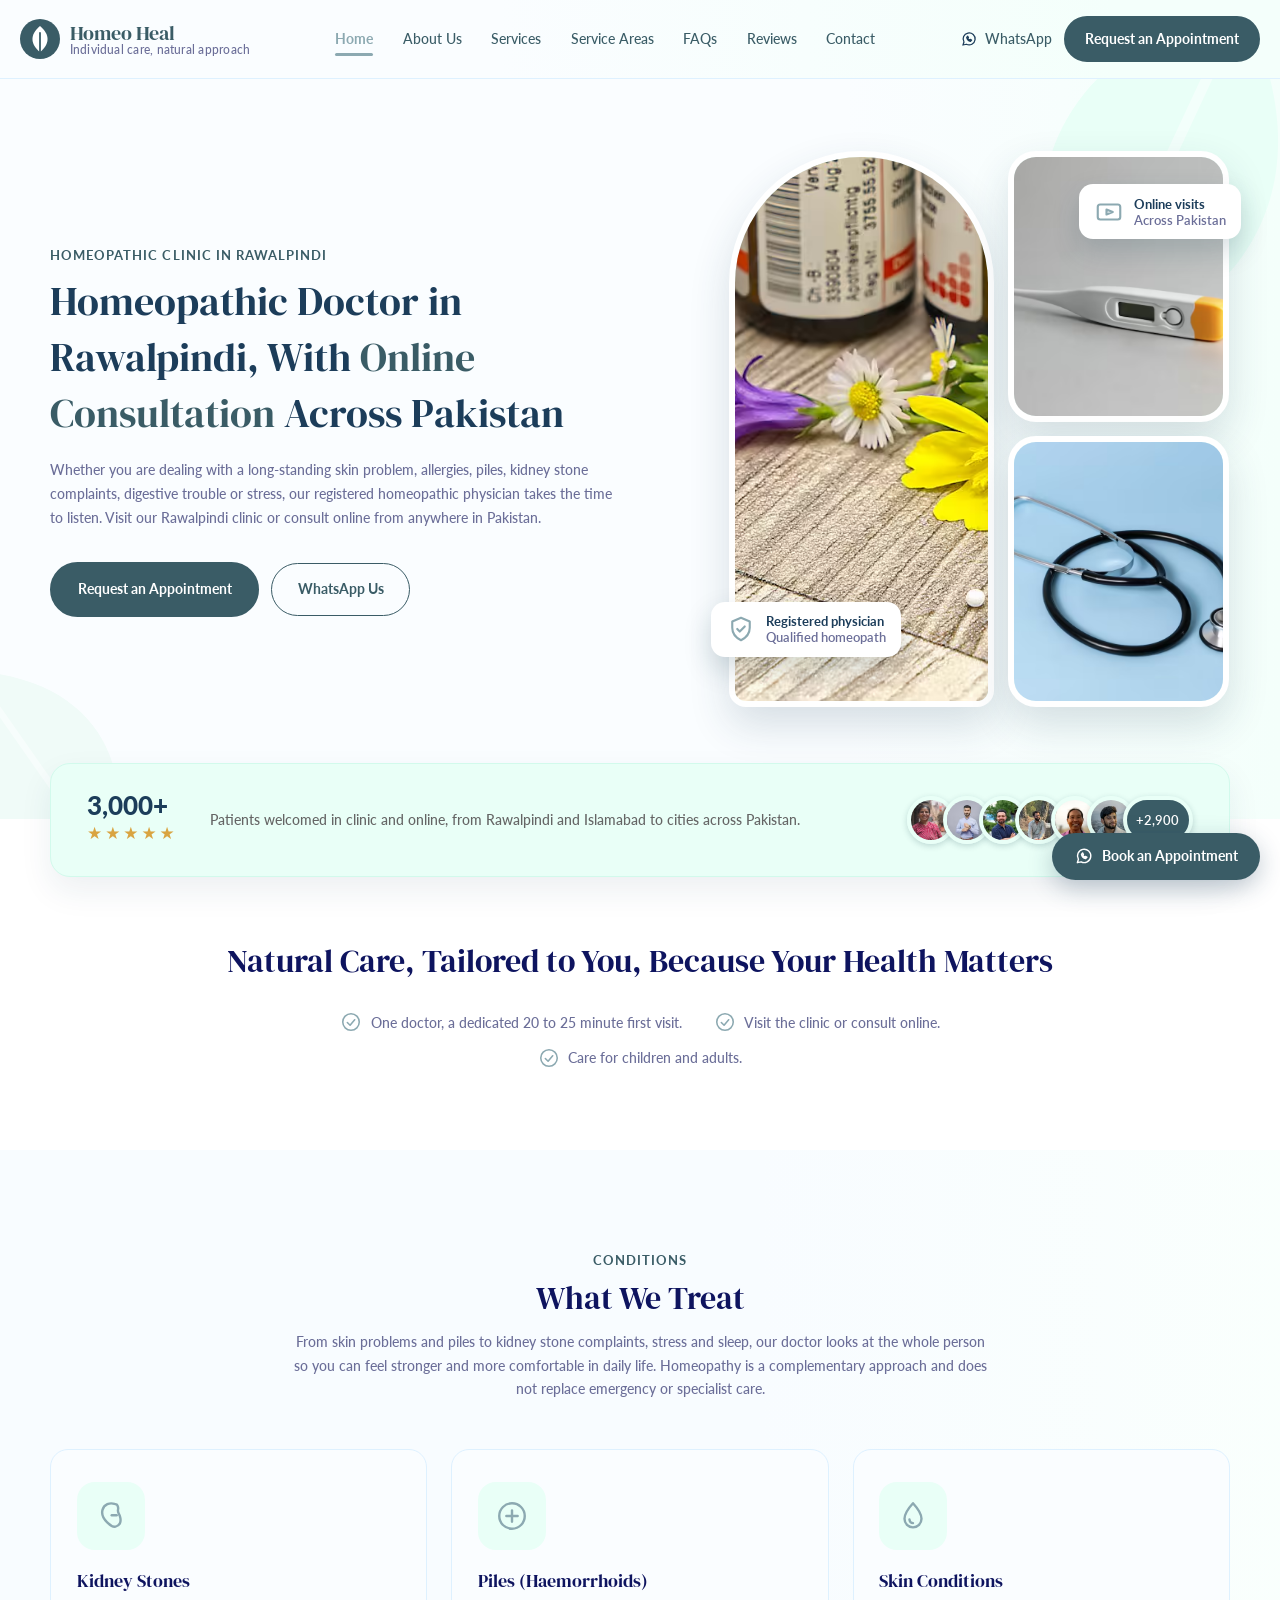
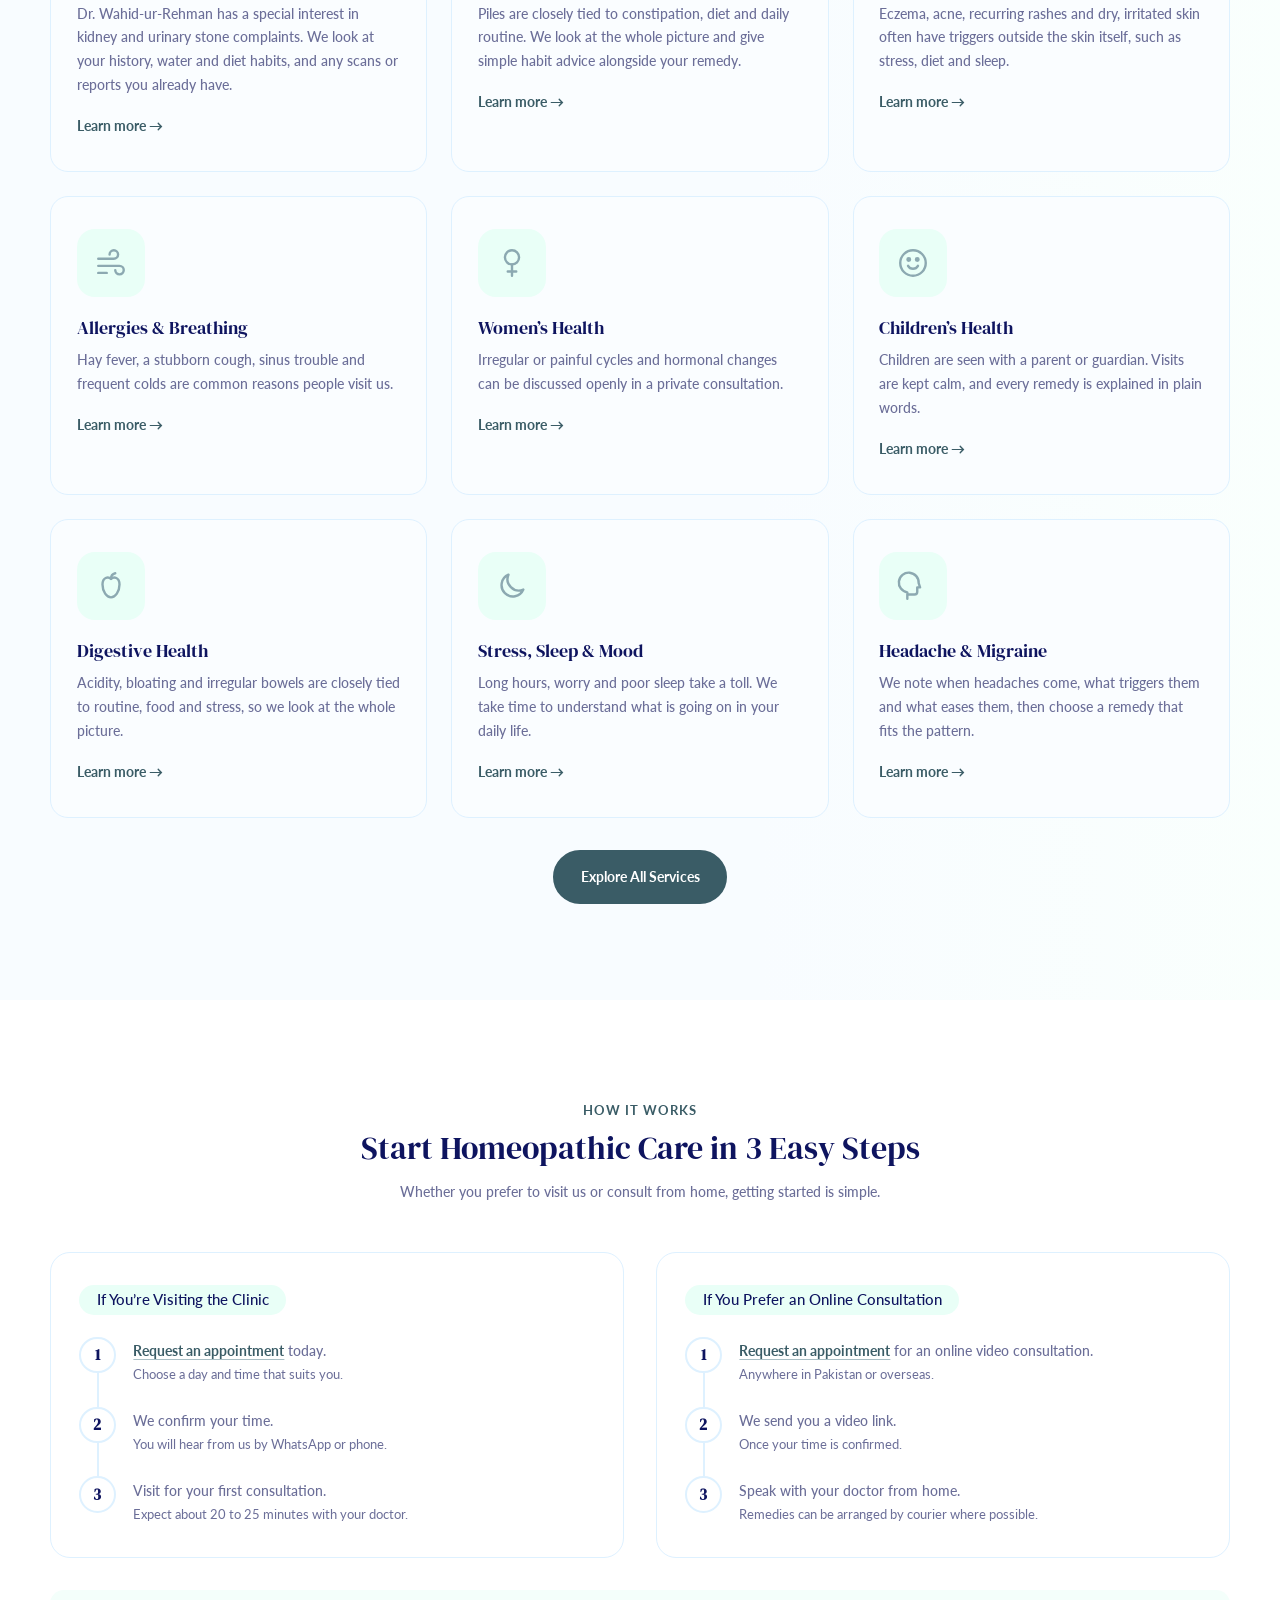
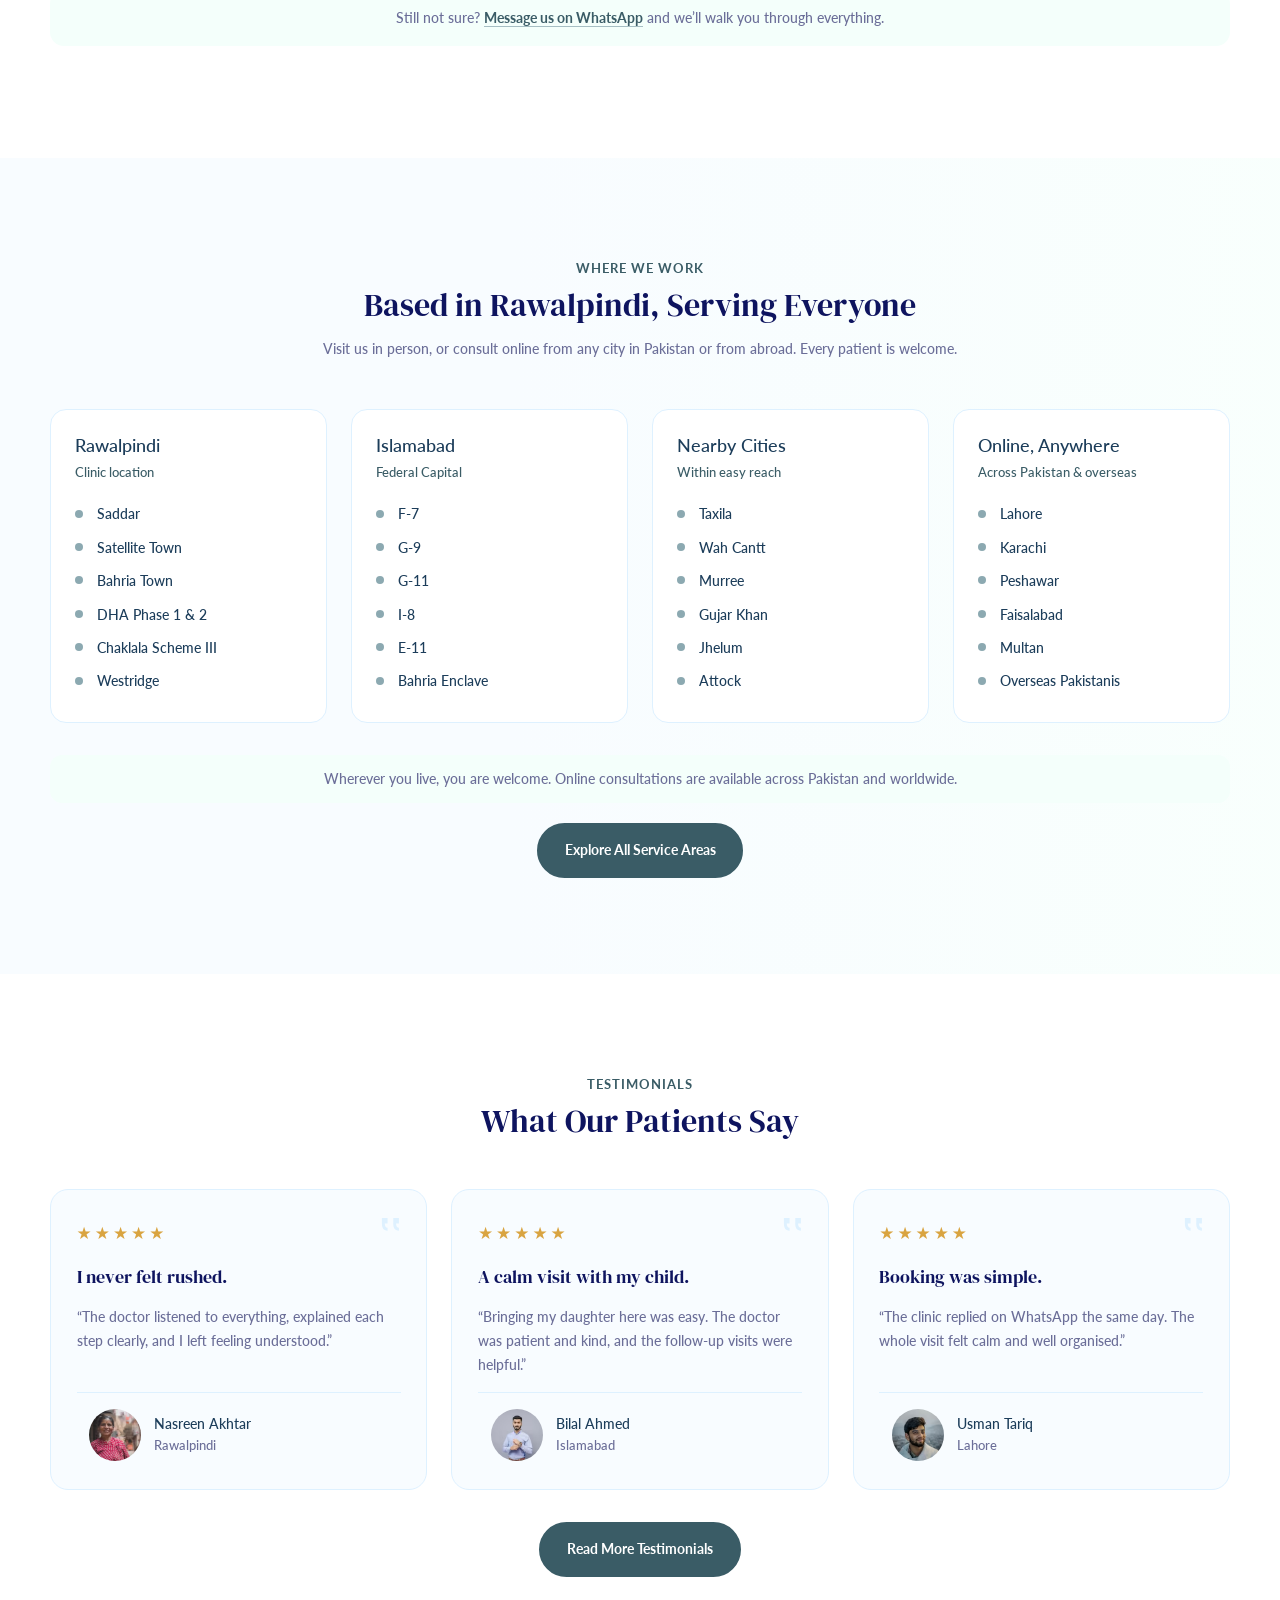
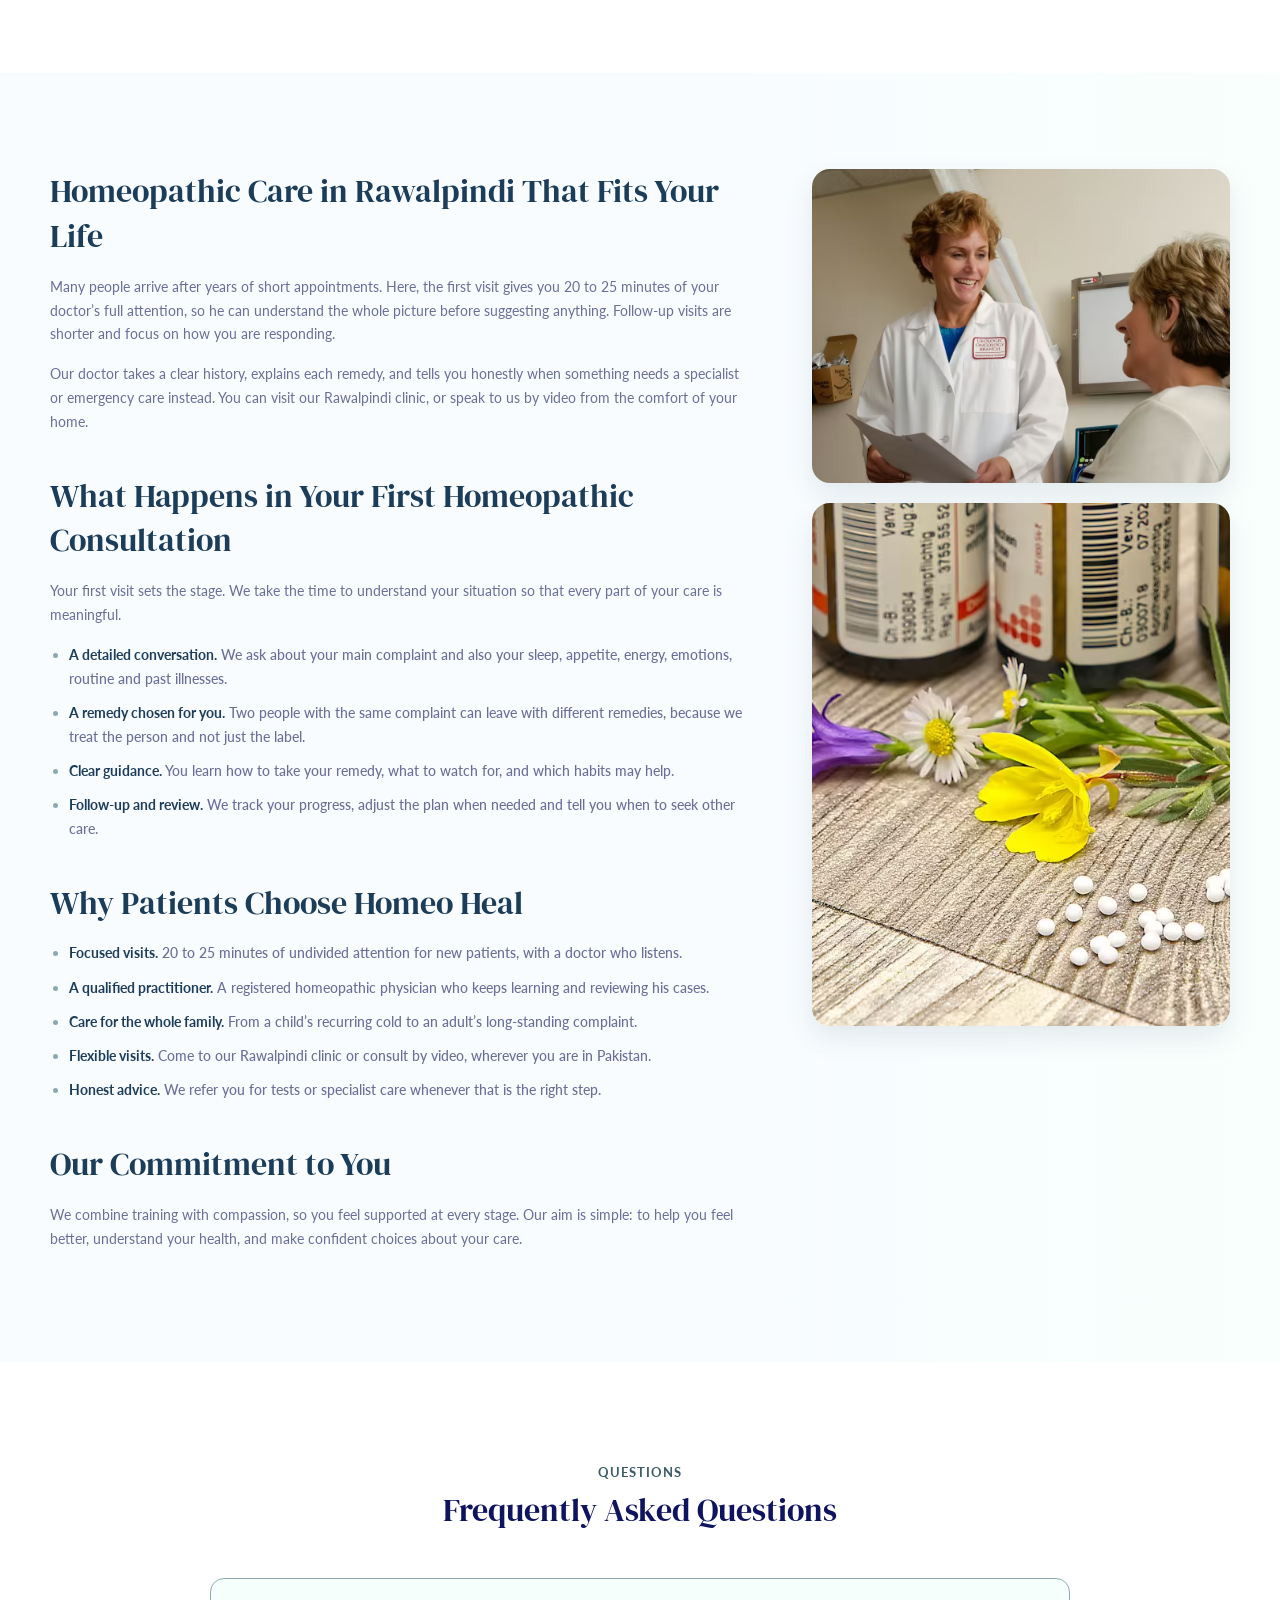
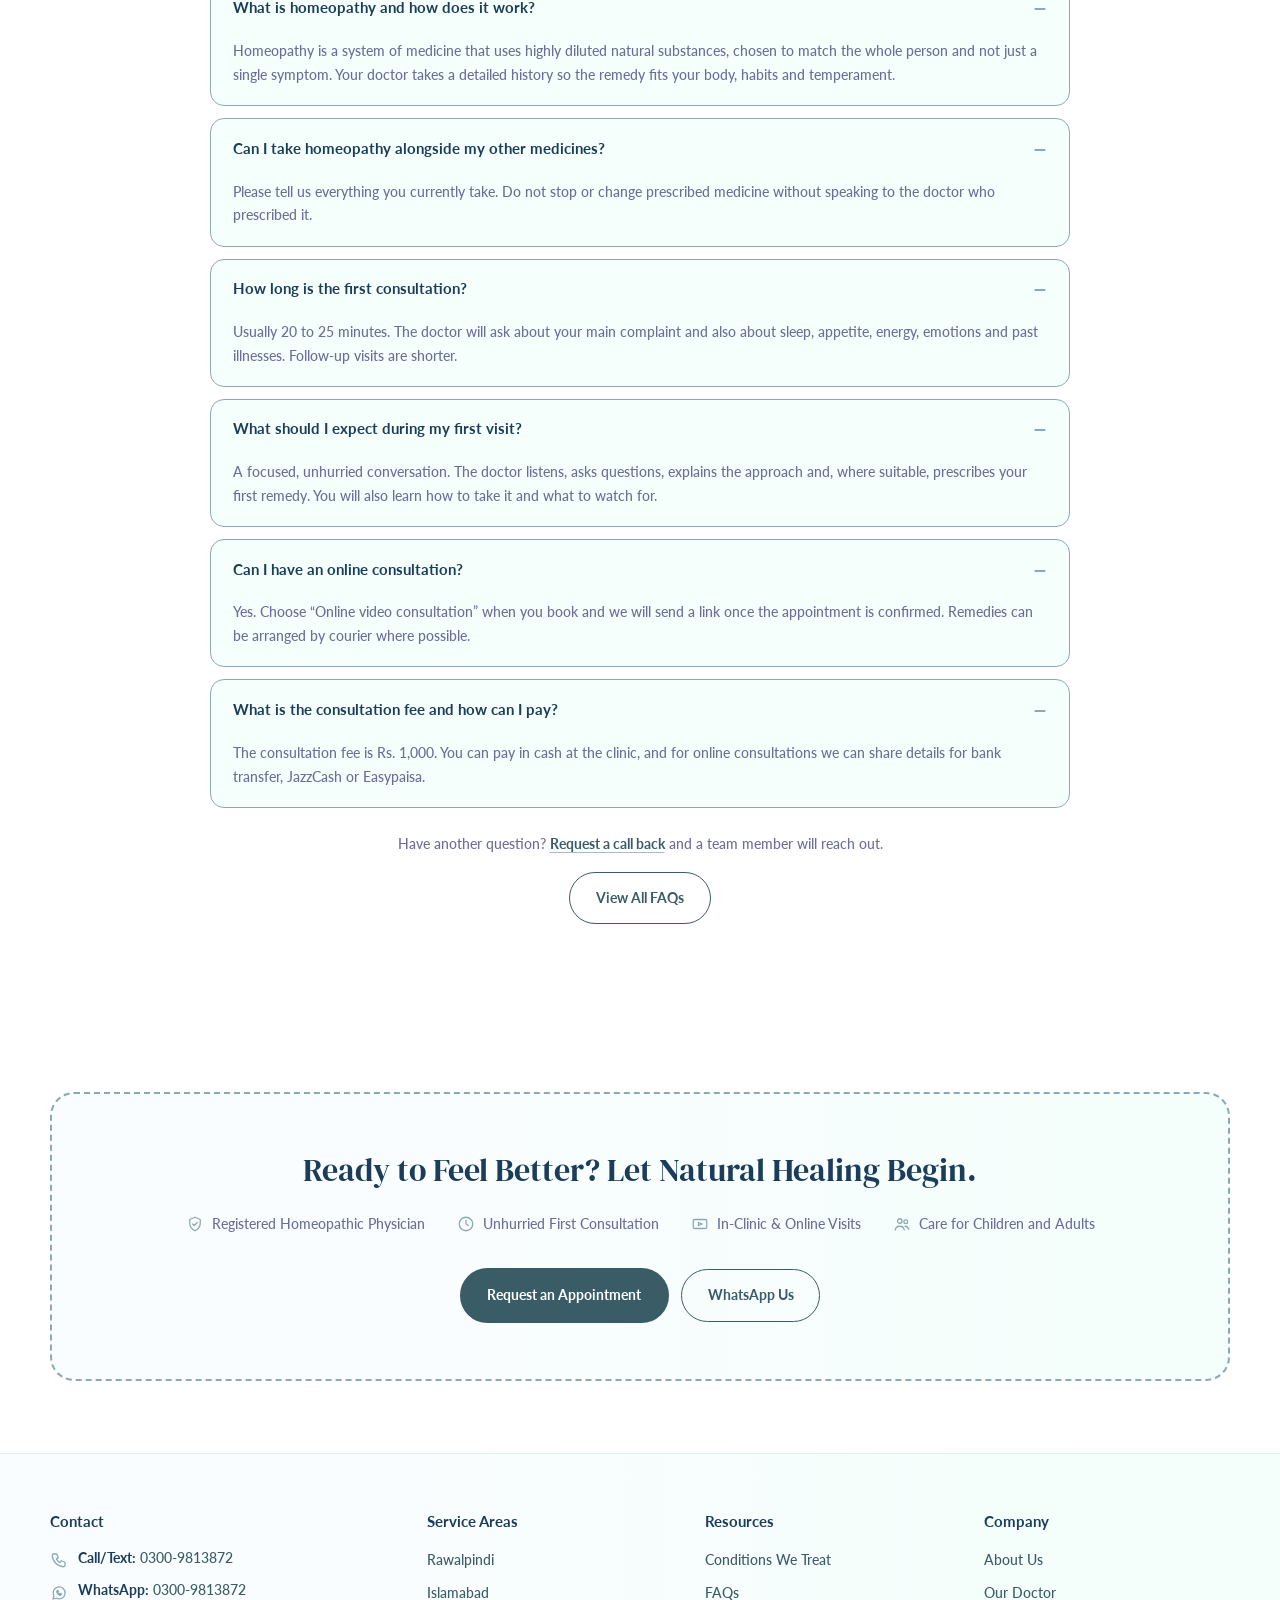
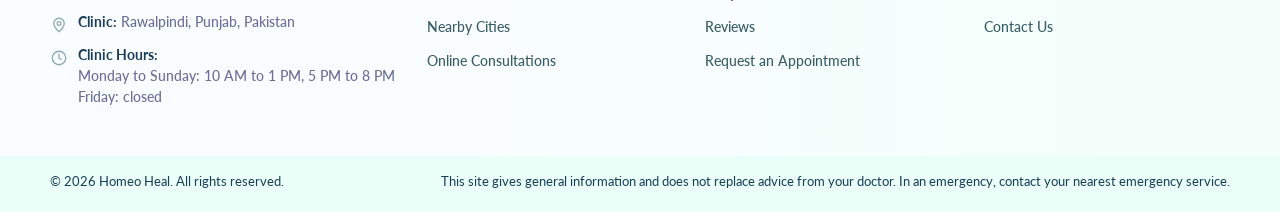
<file: index.html>
<!DOCTYPE html>
<html lang="en">
<head>
<meta charset="utf-8">
<meta name="viewport" content="width=device-width, initial-scale=1">
<title>Homeopathic Doctor Rawalpindi & Online Pakistan | Homeo Heal</title>
<meta name="description" content="Homeopathic doctor in Rawalpindi with online video consultation across Pakistan. 20 to 25 minute first visit with Dr. Wahid-ur-Rehman, BHMS. Request an appointment.">
<link rel="canonical" href="https://homeo-heal.pages.dev/">
<meta property="og:url" content="https://homeo-heal.pages.dev/">
<meta property="og:site_name" content="Homeo Heal">
<meta property="og:type" content="website">
<meta property="og:title" content="Homeopathic Doctor Rawalpindi & Online Pakistan | Homeo Heal">
<meta property="og:description" content="Homeopathic doctor in Rawalpindi with online video consultation across Pakistan. 20 to 25 minute first visit with Dr. Wahid-ur-Rehman, BHMS. Request an appointment.">
<meta property="og:image" content="https://homeo-heal.pages.dev/assets/images/remedies-bottles.jpg">
<link rel="icon" href="data:image/svg+xml,%3Csvg xmlns='http://www.w3.org/2000/svg' viewBox='0 0 40 40'%3E%3Ccircle cx='20' cy='20' r='20' fill='%233A5C66'/%3E%3Cpath d='M20 33C11 26 9 16 20 7c11 9 9 19 0 26Z' fill='%23fff'/%3E%3C/svg%3E">
<link rel="preconnect" href="https://fonts.googleapis.com">
<link rel="preconnect" href="https://fonts.gstatic.com" crossorigin>
<link href="https://fonts.googleapis.com/css2?family=DM+Serif+Display&family=Lato:wght@400;700;900&display=swap" rel="stylesheet">
<link rel="stylesheet" href="assets/css/style.css">
<script type="application/ld+json">{"@context":"https://schema.org","@type":["MedicalBusiness","LocalBusiness"],"name":"Homeo Heal","description":"Homeopathic clinic in Rawalpindi with in-clinic and online consultations across Pakistan.","url":"https://homeo-heal.pages.dev/","telephone":"+923009813872","medicalSpecialty":"Homeopathy","image":"https://homeo-heal.pages.dev/assets/images/remedies-bottles.jpg","address":{"@type":"PostalAddress","addressLocality":"Rawalpindi","addressRegion":"Punjab","addressCountry":"PK"},"areaServed":["Rawalpindi","Islamabad","Pakistan"],"openingHoursSpecification":[{"@type":"OpeningHoursSpecification","dayOfWeek":["Saturday","Sunday","Monday","Tuesday","Wednesday","Thursday"],"opens":"10:00","closes":"13:00"},{"@type":"OpeningHoursSpecification","dayOfWeek":["Saturday","Sunday","Monday","Tuesday","Wednesday","Thursday"],"opens":"17:00","closes":"20:00"}]}</script>
</head>
<body>

<svg width="0" height="0" style="position:absolute" aria-hidden="true" focusable="false">
  <defs>
    <symbol id="leaf" viewBox="0 0 100 100">
      <path d="M50 96C18 72 12 34 50 4c38 30 32 68 0 92Z" fill="currentColor"/>
      <path d="M50 96V22" stroke="#fff" stroke-opacity="0.45" stroke-width="2.5" stroke-linecap="round" fill="none"/>
    </symbol>
  </defs>
</svg>


<header class="site-header">
  <div class="wrap header-row">
    <a class="brand" href="/" aria-label="Homeo Heal, home">
      <svg class="brand-mark" viewBox="0 0 40 40" aria-hidden="true"><circle cx="20" cy="20" r="20" fill="#3A5C66"/><path d="M20 33C11 26 9 16 20 7c11 9 9 19 0 26Z" fill="#fff"/><path d="M20 33V14" stroke="#3A5C66" stroke-width="1.8" stroke-linecap="round"/></svg>
      <span>Homeo Heal<small>Individual care, natural approach</small></span>
    </a>

    <nav class="nav" id="nav" aria-label="Main">
      <ul class="menu">
        <li><a href="/" aria-current="page">Home</a></li>
        <li><a href="/about">About Us</a></li>
        <li><a href="/services">Services</a></li>
        <li><a href="/service-areas">Service Areas</a></li>
        <li><a href="/faqs">FAQs</a></li>
        <li><a href="/reviews">Reviews</a></li>
        <li><a href="/contact">Contact</a></li>
      </ul>
    </nav>

    <div class="header-actions">
      <a class="header-phone" href="https://wa.me/923009813872?text=Hello%20Homeo%20Heal%2C%20I%20would%20like%20to%20book%20an%20appointment." rel="noopener"><svg viewBox="0 0 24 24" fill="none" stroke="currentColor" stroke-width="1.7" stroke-linecap="round" stroke-linejoin="round" aria-hidden="true"><path d="M4 20l1.3-4A8 8 0 1 1 8.5 19L4 20z"/><path d="M9 10c.5 2.5 2.5 4.5 5 5l1.5-1.5-2-1-1 .8c-.8-.4-1.6-1.2-2-2l.8-1-1-2z"/></svg>WhatsApp</a>
      <a class="btn btn--gold btn-long" href="/request-an-appointment">Request an Appointment</a>
      <a class="btn btn--gold btn-short" href="/request-an-appointment">Book</a>
      <button class="menu-toggle" id="menu-toggle" type="button" aria-expanded="false" aria-controls="nav">Menu</button>
    </div>
  </div>
</header>

<main id="top">

  <!-- BANNER -->
  <section class="banner">
    <svg class="banner-leaf l1" aria-hidden="true"><use href="#leaf"/></svg><svg class="banner-leaf l2" aria-hidden="true"><use href="#leaf"/></svg>
    <div class="wrap banner-grid">
      <div>
        <span class="eyebrow">Homeopathic clinic in Rawalpindi</span>
        <h1>Homeopathic Doctor in Rawalpindi, With <em>Online Consultation</em> Across Pakistan</h1>
        <p class="lead">Whether you are dealing with a long-standing skin problem, allergies, piles, kidney stone complaints, digestive trouble or stress, our registered homeopathic physician takes the time to listen. Visit our Rawalpindi clinic or consult online from anywhere in Pakistan.</p>
        <div class="btn-row pair">
          <a class="btn btn--gold" href="/request-an-appointment"><span class="lb-l">Request an Appointment</span><span class="lb-s">Book Appointment</span></a>
          <a class="btn btn--outline" href="https://wa.me/923009813872?text=Hello%20Homeo%20Heal%2C%20I%20would%20like%20to%20book%20an%20appointment." rel="noopener"><span class="lb-l">WhatsApp Us</span><span class="lb-s">WhatsApp</span></a>
        </div>
      </div>
      <div class="banner-photo">
        <div class="collage">
          <div class="c-main"><picture><source srcset="assets/images/remedies-bottles.avif" type="image/avif"><img src="assets/images/remedies-bottles.jpg" alt="Homeopathic remedy bottles with small white pillules and wildflowers on a wooden table" width="1200" height="800" fetchpriority="high"></picture></div>
          <div class="c-top"><picture><source srcset="assets/images/thermometer.avif" type="image/avif"><img src="assets/images/thermometer.jpg" alt="Digital thermometer on a grey background" width="700" height="700"></picture></div>
          <div class="c-bottom"><picture><source srcset="assets/images/stethoscope.avif" type="image/avif"><img src="assets/images/stethoscope.jpg" alt="Stethoscope on a light blue background" width="700" height="700"></picture></div>
        </div>
        <div class="badge b1"><svg viewBox="0 0 24 24" fill="none" stroke="currentColor" stroke-width="1.7" stroke-linecap="round" stroke-linejoin="round" aria-hidden="true"><path d="M12 3l7 3v5c0 5-3 8-7 10-4-2-7-5-7-10V6l7-3z"/><path d="M9 12l2 2 4-4"/></svg><span>Registered physician<small>Qualified homeopath</small></span></div>
        <div class="badge b2"><svg viewBox="0 0 24 24" fill="none" stroke="currentColor" stroke-width="1.7" stroke-linecap="round" stroke-linejoin="round" aria-hidden="true"><rect x="3" y="6" width="18" height="12" rx="2"/><path d="M10 10l5 2-5 2z"/></svg><span>Online visits<small>Across Pakistan</small></span></div>
      </div>
    </div>
  </section>

  <!-- TRUST -->
  <section class="trust">
    <div class="wrap">
      <div class="trust-card">
        <div class="trust-count">
          <div class="num"><span class="count" data-target="3000">3,000</span>+</div>
          <div class="stars" aria-hidden="true">★★★★★</div>
        </div>
        <p class="trust-text">Patients welcomed in clinic and online, from Rawalpindi and Islamabad to cities across Pakistan.</p>
        <div class="avatars" aria-hidden="true">
          <picture><source srcset="assets/images/av2.avif" type="image/avif"><img src="assets/images/av2.jpg" alt="" width="48" height="48"></picture>
          <picture><source srcset="assets/images/av3.avif" type="image/avif"><img src="assets/images/av3.jpg" alt="" width="48" height="48"></picture>
          <picture><source srcset="assets/images/av4.avif" type="image/avif"><img src="assets/images/av4.jpg" alt="" width="48" height="48"></picture>
          <picture><source srcset="assets/images/av5.avif" type="image/avif"><img src="assets/images/av5.jpg" alt="" width="48" height="48"></picture>
          <picture><source srcset="assets/images/av6.avif" type="image/avif"><img src="assets/images/av6.jpg" alt="" width="48" height="48"></picture>
          <picture><source srcset="assets/images/av7.avif" type="image/avif"><img src="assets/images/av7.jpg" alt="" width="48" height="48"></picture>
          <span>+2,900</span>
        </div>
      </div>
      <div class="trust-body">
        <h2>Natural Care, Tailored to You, Because Your Health Matters</h2>
        <div class="benefits">
          <p><svg viewBox="0 0 24 24" fill="none" stroke="currentColor" stroke-width="1.7" stroke-linecap="round" stroke-linejoin="round" aria-hidden="true"><circle cx="12" cy="12" r="9"/><path d="M8 12.5l3 3 5-6"/></svg>One doctor, a dedicated 20 to 25 minute first visit.</p>
          <p><svg viewBox="0 0 24 24" fill="none" stroke="currentColor" stroke-width="1.7" stroke-linecap="round" stroke-linejoin="round" aria-hidden="true"><circle cx="12" cy="12" r="9"/><path d="M8 12.5l3 3 5-6"/></svg>Visit the clinic or consult online.</p>
          <p><svg viewBox="0 0 24 24" fill="none" stroke="currentColor" stroke-width="1.7" stroke-linecap="round" stroke-linejoin="round" aria-hidden="true"><circle cx="12" cy="12" r="9"/><path d="M8 12.5l3 3 5-6"/></svg>Care for children and adults.</p>
        </div>
      </div>
    </div>
  </section>

  <!-- WHAT WE TREAT -->
  <section class="section section--soft">
    <div class="wrap">
      <div class="section-head">
        <span class="eyebrow">Conditions</span>
        <h2>What We Treat</h2>
        <p>From skin problems and piles to kidney stone complaints, stress and sleep, our doctor looks at the whole person so you can feel stronger and more comfortable in daily life. Homeopathy is a complementary approach and does not replace emergency or specialist care.</p>
      </div>
      <div class="cards">
        <article class="card">
          <div class="ico"><svg viewBox="0 0 24 24" fill="none" stroke="currentColor" stroke-width="1.7" stroke-linecap="round" stroke-linejoin="round" aria-hidden="true"><path d="M14.5 3.5c-3.2-1.2-7.500.3-8.500 4.200-1 3.800 1.200 6.800 3.300 8.800 1.600 1.500 3.200 3.500 5.900 3 3-.600 4.200-3.500 3.200-7-.500-1.800-1.500-2.500-1.500-4.200 0-1.600.800-2.400-.700-4.300z"/><path d="M12.500 11.500h3.500"/></svg></div>
          <h3>Kidney Stones</h3>
          <p>Dr. Wahid-ur-Rehman has a special interest in kidney and urinary stone complaints. We look at your history, water and diet habits, and any scans or reports you already have.</p>
          <a class="more" href="/services#kidney-stones">Learn more &rarr;</a>
        </article>
        <article class="card">
          <div class="ico"><svg viewBox="0 0 24 24" fill="none" stroke="currentColor" stroke-width="1.7" stroke-linecap="round" stroke-linejoin="round" aria-hidden="true"><circle cx="12" cy="12" r="9"/><path d="M12 8v8M8 12h8"/></svg></div>
          <h3>Piles (Haemorrhoids)</h3>
          <p>Piles are closely tied to constipation, diet and daily routine. We look at the whole picture and give simple habit advice alongside your remedy.</p>
          <a class="more" href="/services#piles-haemorrhoids">Learn more &rarr;</a>
        </article>
        <article class="card">
          <div class="ico"><svg viewBox="0 0 24 24" fill="none" stroke="currentColor" stroke-width="1.7" stroke-linecap="round" stroke-linejoin="round" aria-hidden="true"><path d="M12 3s6 6.5 6 11a6 6 0 0 1-12 0c0-4.5 6-11 6-11z"/><path d="M9.5 14.5a2.5 2.5 0 0 0 2.5 2.5"/></svg></div>
          <h3>Skin Conditions</h3>
          <p>Eczema, acne, recurring rashes and dry, irritated skin often have triggers outside the skin itself, such as stress, diet and sleep.</p>
          <a class="more" href="/services#skin-conditions">Learn more &rarr;</a>
        </article>
        <article class="card">
          <div class="ico"><svg viewBox="0 0 24 24" fill="none" stroke="currentColor" stroke-width="1.7" stroke-linecap="round" stroke-linejoin="round" aria-hidden="true"><path d="M3 9h11a3 3 0 1 0-3-3"/><path d="M3 14h15a3 3 0 1 1-3 3"/><path d="M3 19h6"/></svg></div>
          <h3>Allergies & Breathing</h3>
          <p>Hay fever, a stubborn cough, sinus trouble and frequent colds are common reasons people visit us.</p>
          <a class="more" href="/services#allergies-and-breathing">Learn more &rarr;</a>
        </article>
        <article class="card">
          <div class="ico"><svg viewBox="0 0 24 24" fill="none" stroke="currentColor" stroke-width="1.7" stroke-linecap="round" stroke-linejoin="round" aria-hidden="true"><circle cx="12" cy="8" r="5"/><path d="M12 13v8M9 18h6"/></svg></div>
          <h3>Women’s Health</h3>
          <p>Irregular or painful cycles and hormonal changes can be discussed openly in a private consultation.</p>
          <a class="more" href="/services#women-s-health">Learn more &rarr;</a>
        </article>
        <article class="card">
          <div class="ico"><svg viewBox="0 0 24 24" fill="none" stroke="currentColor" stroke-width="1.7" stroke-linecap="round" stroke-linejoin="round" aria-hidden="true"><circle cx="12" cy="12" r="9"/><path d="M8.5 14a4 4 0 0 0 7 0"/><circle cx="9" cy="9.5" r="0.9" fill="currentColor"/><circle cx="15" cy="9.5" r="0.9" fill="currentColor"/></svg></div>
          <h3>Children’s Health</h3>
          <p>Children are seen with a parent or guardian. Visits are kept calm, and every remedy is explained in plain words.</p>
          <a class="more" href="/services#children-s-health">Learn more &rarr;</a>
        </article>
        <article class="card">
          <div class="ico"><svg viewBox="0 0 24 24" fill="none" stroke="currentColor" stroke-width="1.7" stroke-linecap="round" stroke-linejoin="round" aria-hidden="true"><path d="M12 7c-2-2-6-1-6 4 0 5 3 9 6 9s6-4 6-9c0-5-4-6-6-4z"/><path d="M12 7c0-2 1-3.5 3-4"/></svg></div>
          <h3>Digestive Health</h3>
          <p>Acidity, bloating and irregular bowels are closely tied to routine, food and stress, so we look at the whole picture.</p>
          <a class="more" href="/services#digestive-health">Learn more &rarr;</a>
        </article>
        <article class="card">
          <div class="ico"><svg viewBox="0 0 24 24" fill="none" stroke="currentColor" stroke-width="1.7" stroke-linecap="round" stroke-linejoin="round" aria-hidden="true"><path d="M20 14.5A8 8 0 0 1 9.5 4 8 8 0 1 0 20 14.5z"/></svg></div>
          <h3>Stress, Sleep & Mood</h3>
          <p>Long hours, worry and poor sleep take a toll. We take time to understand what is going on in your daily life.</p>
          <a class="more" href="/services#stress-sleep-and-mood">Learn more &rarr;</a>
        </article>
        <article class="card">
          <div class="ico"><svg viewBox="0 0 24 24" fill="none" stroke="currentColor" stroke-width="1.7" stroke-linecap="round" stroke-linejoin="round" aria-hidden="true"><path d="M8 21v-4.5a7 7 0 1 1 8-6.5l1 3h-2v3a2 2 0 0 1-2 2H8z"/></svg></div>
          <h3>Headache & Migraine</h3>
          <p>We note when headaches come, what triggers them and what eases them, then choose a remedy that fits the pattern.</p>
          <a class="more" href="/services#headache-and-migraine">Learn more &rarr;</a>
        </article>
      </div>
      <div class="btn-row center mt"><a class="btn" href="/services">Explore All Services</a></div>
    </div>
  </section>

  <!-- HOW IT WORKS -->
  <section class="section">
    <div class="wrap">
      <div class="section-head">
        <span class="eyebrow">How it works</span>
        <h2>Start Homeopathic Care in 3 Easy Steps</h2>
        <p>Whether you prefer to visit us or consult from home, getting started is simple.</p>
      </div>
      <div class="steps">
        <div class="track">
          <span class="track-title">If You’re Visiting the Clinic</span>
          <ol>
            <li><a href="https://wa.me/923009813872?text=Hello%20Homeo%20Heal%2C%20I%20would%20like%20to%20book%20an%20appointment." data-wa-popup>Request an appointment</a> today.<span>Choose a day and time that suits you.</span></li>
            <li>We confirm your time.<span>You will hear from us by WhatsApp or phone.</span></li>
            <li>Visit for your first consultation.<span>Expect about 20 to 25 minutes with your doctor.</span></li>
          </ol>
        </div>
        <div class="track">
          <span class="track-title">If You Prefer an Online Consultation</span>
          <ol>
            <li><a href="https://wa.me/923009813872?text=Hello%20Homeo%20Heal%2C%20I%20would%20like%20to%20book%20an%20appointment." data-wa-popup>Request an appointment</a> for an online video consultation.<span>Anywhere in Pakistan or overseas.</span></li>
            <li>We send you a video link.<span>Once your time is confirmed.</span></li>
            <li>Speak with your doctor from home.<span>Remedies can be arranged by courier where possible.</span></li>
          </ol>
        </div>
      </div>
      <p class="steps-foot">Still not sure? <a href="https://wa.me/923009813872?text=Hello%20Homeo%20Heal%2C%20I%20would%20like%20to%20book%20an%20appointment." rel="noopener">Message us on WhatsApp</a> and we’ll walk you through everything.</p>
    </div>
  </section>

  <!-- AREAS -->
  <section class="section section--mint">
    <div class="wrap">
      <div class="section-head">
        <span class="eyebrow">Where we work</span>
        <h2>Based in Rawalpindi, Serving Everyone</h2>
        <p>Visit us in person, or consult online from any city in Pakistan or from abroad. Every patient is welcome.</p>
      </div>
      <div class="areas">
        <article class="area" id="rawalpindi">
          <h3><a href="/service-areas#rawalpindi">Rawalpindi</a></h3>
          <span class="region">Clinic location</span>
          <ul><li>Saddar</li><li>Satellite Town</li><li>Bahria Town</li><li>DHA Phase 1 & 2</li><li>Chaklala Scheme III</li><li>Westridge</li></ul>
        </article>
        <article class="area" id="islamabad">
          <h3><a href="/service-areas#islamabad">Islamabad</a></h3>
          <span class="region">Federal Capital</span>
          <ul><li>F-7</li><li>G-9</li><li>G-11</li><li>I-8</li><li>E-11</li><li>Bahria Enclave</li></ul>
        </article>
        <article class="area" id="nearby">
          <h3><a href="/service-areas#nearby">Nearby Cities</a></h3>
          <span class="region">Within easy reach</span>
          <ul><li>Taxila</li><li>Wah Cantt</li><li>Murree</li><li>Gujar Khan</li><li>Jhelum</li><li>Attock</li></ul>
        </article>
        <article class="area" id="online">
          <h3><a href="/service-areas#online">Online, Anywhere</a></h3>
          <span class="region">Across Pakistan & overseas</span>
          <ul><li>Lahore</li><li>Karachi</li><li>Peshawar</li><li>Faisalabad</li><li>Multan</li><li>Overseas Pakistanis</li></ul>
        </article>
      </div>
      <p class="note-line">Wherever you live, you are welcome. Online consultations are available across Pakistan and worldwide.</p>
      <div class="btn-row center"><a class="btn" href="/service-areas">Explore All Service Areas</a></div>
    </div>
  </section>

  <!-- REVIEWS -->
  <section class="section">
    <div class="wrap">
      <div class="section-head">
        <span class="eyebrow">Testimonials</span>
        <h2>What Our Patients Say</h2>
      </div>
      <div class="reviews-grid three">
        <article class="review-card">
          <svg class="quote-ico" viewBox="0 0 24 24" fill="none" stroke="currentColor" stroke-width="1.7" stroke-linecap="round" stroke-linejoin="round" aria-hidden="true"><path d="M7 7h4v4H9c0 2 .8 3 2 3v2c-3 0-4-2-4-5V7zm8 0h4v4h-2c0 2 .8 3 2 3v2c-3 0-4-2-4-5V7z" fill="currentColor" stroke="none"/></svg>
          <div class="stars" aria-label="5 out of 5 stars">★★★★★</div>
          <h3>I never felt rushed.</h3>
          <blockquote>“The doctor listened to everything, explained each step clearly, and I left feeling understood.”</blockquote>
          <div class="author">
            <picture><source srcset="assets/images/av2.avif" type="image/avif"><img src="assets/images/av2.jpg" alt="Portrait of Nasreen Akhtar" width="52" height="52" loading="lazy"></picture>
            <div><div class="name">Nasreen Akhtar</div><div class="loc">Rawalpindi</div></div>
          </div>
        </article>
        <article class="review-card">
          <svg class="quote-ico" viewBox="0 0 24 24" fill="none" stroke="currentColor" stroke-width="1.7" stroke-linecap="round" stroke-linejoin="round" aria-hidden="true"><path d="M7 7h4v4H9c0 2 .8 3 2 3v2c-3 0-4-2-4-5V7zm8 0h4v4h-2c0 2 .8 3 2 3v2c-3 0-4-2-4-5V7z" fill="currentColor" stroke="none"/></svg>
          <div class="stars" aria-label="5 out of 5 stars">★★★★★</div>
          <h3>A calm visit with my child.</h3>
          <blockquote>“Bringing my daughter here was easy. The doctor was patient and kind, and the follow-up visits were helpful.”</blockquote>
          <div class="author">
            <picture><source srcset="assets/images/av3.avif" type="image/avif"><img src="assets/images/av3.jpg" alt="Portrait of Bilal Ahmed" width="52" height="52" loading="lazy"></picture>
            <div><div class="name">Bilal Ahmed</div><div class="loc">Islamabad</div></div>
          </div>
        </article>
        <article class="review-card">
          <svg class="quote-ico" viewBox="0 0 24 24" fill="none" stroke="currentColor" stroke-width="1.7" stroke-linecap="round" stroke-linejoin="round" aria-hidden="true"><path d="M7 7h4v4H9c0 2 .8 3 2 3v2c-3 0-4-2-4-5V7zm8 0h4v4h-2c0 2 .8 3 2 3v2c-3 0-4-2-4-5V7z" fill="currentColor" stroke="none"/></svg>
          <div class="stars" aria-label="5 out of 5 stars">★★★★★</div>
          <h3>Booking was simple.</h3>
          <blockquote>“The clinic replied on WhatsApp the same day. The whole visit felt calm and well organised.”</blockquote>
          <div class="author">
            <picture><source srcset="assets/images/av7.avif" type="image/avif"><img src="assets/images/av7.jpg" alt="Portrait of Usman Tariq" width="52" height="52" loading="lazy"></picture>
            <div><div class="name">Usman Tariq</div><div class="loc">Lahore</div></div>
          </div>
        </article>
      </div>
      <div class="btn-row center mt"><a class="btn" href="/reviews">Read More Testimonials</a></div>
    </div>
  </section>

  <!-- DETAIL -->
  <section class="section section--soft">
    <div class="wrap detail">
      <div>
        <h2>Homeopathic Care in Rawalpindi That Fits Your Life</h2>
        <p>Many people arrive after years of short appointments. Here, the first visit gives you 20 to 25 minutes of your doctor’s full attention, so he can understand the whole picture before suggesting anything. Follow-up visits are shorter and focus on how you are responding.</p>
        <p>Our doctor takes a clear history, explains each remedy, and tells you honestly when something needs a specialist or emergency care instead. You can visit our Rawalpindi clinic, or speak to us by video from the comfort of your home.</p>

        <h2>What Happens in Your First Homeopathic Consultation</h2>
        <p>Your first visit sets the stage. We take the time to understand your situation so that every part of your care is meaningful.</p>
        <ul>
          <li><strong>A detailed conversation.</strong> We ask about your main complaint and also your sleep, appetite, energy, emotions, routine and past illnesses.</li>
          <li><strong>A remedy chosen for you.</strong> Two people with the same complaint can leave with different remedies, because we treat the person and not just the label.</li>
          <li><strong>Clear guidance.</strong> You learn how to take your remedy, what to watch for, and which habits may help.</li>
          <li><strong>Follow-up and review.</strong> We track your progress, adjust the plan when needed and tell you when to seek other care.</li>
        </ul>

        <h2>Why Patients Choose Homeo Heal</h2>
        <ul>
          <li><strong>Focused visits.</strong> 20 to 25 minutes of undivided attention for new patients, with a doctor who listens.</li>
          <li><strong>A qualified practitioner.</strong> A registered homeopathic physician who keeps learning and reviewing his cases.</li>
          <li><strong>Care for the whole family.</strong> From a child’s recurring cold to an adult’s long-standing complaint.</li>
          <li><strong>Flexible visits.</strong> Come to our Rawalpindi clinic or consult by video, wherever you are in Pakistan.</li>
          <li><strong>Honest advice.</strong> We refer you for tests or specialist care whenever that is the right step.</li>
        </ul>

        <h2>Our Commitment to You</h2>
        <p>We combine training with compassion, so you feel supported at every stage. Our aim is simple: to help you feel better, understand your health, and make confident choices about your care.</p>
      </div>
      <div class="side-stack">
        <figure class="photo wide"><picture><source srcset="assets/images/consultation.avif" type="image/avif"><img src="assets/images/consultation.jpg" alt="Doctor smiling while talking with a patient in a clinic room" width="1200" height="800" loading="lazy"></picture></figure>
        <figure class="photo tall"><picture><source srcset="assets/images/remedies-bottles.avif" type="image/avif"><img src="assets/images/remedies-bottles.jpg" alt="Homeopathic remedy bottles and small white pillules on a wooden table" width="1200" height="800" loading="lazy"></picture></figure>
      </div>
    </div>
  </section>

  <!-- FAQ -->
  <section class="section">
    <div class="wrap">
      <div class="section-head">
        <span class="eyebrow">Questions</span>
        <h2>Frequently Asked Questions</h2>
      </div>
      <div class="faq">
        <details open>
          <summary>What is homeopathy and how does it work?</summary>
          <p>Homeopathy is a system of medicine that uses highly diluted natural substances, chosen to match the whole person and not just a single symptom. Your doctor takes a detailed history so the remedy fits your body, habits and temperament.</p>
        </details>
        <details open>
          <summary>Can I take homeopathy alongside my other medicines?</summary>
          <p>Please tell us everything you currently take. Do not stop or change prescribed medicine without speaking to the doctor who prescribed it.</p>
        </details>
        <details open>
          <summary>How long is the first consultation?</summary>
          <p>Usually 20 to 25 minutes. The doctor will ask about your main complaint and also about sleep, appetite, energy, emotions and past illnesses. Follow-up visits are shorter.</p>
        </details>
        <details open>
          <summary>What should I expect during my first visit?</summary>
          <p>A focused, unhurried conversation. The doctor listens, asks questions, explains the approach and, where suitable, prescribes your first remedy. You will also learn how to take it and what to watch for.</p>
        </details>
        <details open>
          <summary>Can I have an online consultation?</summary>
          <p>Yes. Choose “Online video consultation” when you book and we will send a link once the appointment is confirmed. Remedies can be arranged by courier where possible.</p>
        </details>
        <details open>
          <summary>What is the consultation fee and how can I pay?</summary>
          <p>The consultation fee is Rs. 1,000. You can pay in cash at the clinic, and for online consultations we can share details for bank transfer, JazzCash or Easypaisa.</p>
        </details>
        <p class="faq-foot">Have another question? <a href="/request-an-appointment#callback">Request a call back</a> and a team member will reach out.</p>
        <div class="btn-row center"><a class="btn btn--outline" href="/faqs">View All FAQs</a></div>
      </div>
    </div>
  </section>

  <section class="cta">
    <svg class="banner-leaf l1" aria-hidden="true"><use href="#leaf"/></svg>
    <div class="wrap">
      <h2>Ready to Feel Better? Let Natural Healing Begin.</h2>
      <div class="cta-features">
        <p><svg viewBox="0 0 24 24" fill="none" stroke="currentColor" stroke-width="1.7" stroke-linecap="round" stroke-linejoin="round" aria-hidden="true"><path d="M12 3l7 3v5c0 5-3 8-7 10-4-2-7-5-7-10V6l7-3z"/><path d="M9 12l2 2 4-4"/></svg>Registered Homeopathic Physician</p>
        <p><svg viewBox="0 0 24 24" fill="none" stroke="currentColor" stroke-width="1.7" stroke-linecap="round" stroke-linejoin="round" aria-hidden="true"><circle cx="12" cy="12" r="9"/><path d="M12 7v5l3 2"/></svg>Unhurried First Consultation</p>
        <p><svg viewBox="0 0 24 24" fill="none" stroke="currentColor" stroke-width="1.7" stroke-linecap="round" stroke-linejoin="round" aria-hidden="true"><rect x="3" y="6" width="18" height="12" rx="2"/><path d="M10 10l5 2-5 2z"/></svg>In-Clinic &amp; Online Visits</p>
        <p><svg viewBox="0 0 24 24" fill="none" stroke="currentColor" stroke-width="1.7" stroke-linecap="round" stroke-linejoin="round" aria-hidden="true"><circle cx="9" cy="8" r="3"/><circle cx="17" cy="9" r="2.5"/><path d="M3 20c.5-3.5 3-5 6-5s5.5 1.5 6 5"/><path d="M16 15c2.5 0 4 1.2 5 4"/></svg>Care for Children and Adults</p>
      </div>
      <div class="btn-row pair center">
        <a class="btn btn--gold" href="/request-an-appointment"><span class="lb-l">Request an Appointment</span><span class="lb-s">Book Appointment</span></a>
        <a class="btn btn--light" href="https://wa.me/923009813872?text=Hello%20Homeo%20Heal%2C%20I%20would%20like%20to%20book%20an%20appointment." rel="noopener"><span class="lb-l">WhatsApp Us</span><span class="lb-s">WhatsApp</span></a>
      </div>
    </div>
  </section>
</main>

<footer class="site-footer">
  <div class="wrap">
    <div class="footer-row">
      <div class="foot-contact">
        <span class="foot-head">Contact</span>
        <p><svg viewBox="0 0 24 24" fill="none" stroke="currentColor" stroke-width="1.7" stroke-linecap="round" stroke-linejoin="round" aria-hidden="true"><path d="M5 4h4l2 5-2.5 1.5a11 11 0 0 0 5 5L15 13l5 2v4a2 2 0 0 1-2 2A16 16 0 0 1 3 6a2 2 0 0 1 2-2z"/></svg><span><strong>Call/Text:</strong> <a href="tel:+923009813872">0300-9813872</a></span></p>
        <p><svg viewBox="0 0 24 24" fill="none" stroke="currentColor" stroke-width="1.7" stroke-linecap="round" stroke-linejoin="round" aria-hidden="true"><path d="M4 20l1.3-4A8 8 0 1 1 8.5 19L4 20z"/><path d="M9 10c.5 2.5 2.5 4.5 5 5l1.5-1.5-2-1-1 .8c-.8-.4-1.6-1.2-2-2l.8-1-1-2z"/></svg><span><strong>WhatsApp:</strong> <a href="https://wa.me/923009813872" rel="noopener">0300-9813872</a></span></p>
        <p><svg viewBox="0 0 24 24" fill="none" stroke="currentColor" stroke-width="1.7" stroke-linecap="round" stroke-linejoin="round" aria-hidden="true"><path d="M12 21s-7-6.5-7-11a7 7 0 0 1 14 0c0 4.5-7 11-7 11z"/><circle cx="12" cy="10" r="2.5"/></svg><span><strong>Clinic:</strong> Rawalpindi, Punjab, Pakistan</span></p>
        <p><svg viewBox="0 0 24 24" fill="none" stroke="currentColor" stroke-width="1.7" stroke-linecap="round" stroke-linejoin="round" aria-hidden="true"><circle cx="12" cy="12" r="9"/><path d="M12 7v5l3 2"/></svg><span><strong>Clinic Hours:</strong><br>Monday to Sunday: 10 AM to 1 PM, 5 PM to 8 PM<br>Friday: closed</span></p>
      </div>
      <div>
        <span class="foot-head">Service Areas</span>
        <ul class="foot-links">
          <li><a href="/service-areas#rawalpindi">Rawalpindi</a></li>
          <li><a href="/service-areas#islamabad">Islamabad</a></li>
          <li><a href="/service-areas#nearby">Nearby Cities</a></li>
          <li><a href="/service-areas#online">Online Consultations</a></li>
        </ul>
      </div>
      <div>
        <span class="foot-head">Resources</span>
        <ul class="foot-links">
          <li><a href="/services">Conditions We Treat</a></li>
          <li><a href="/faqs">FAQs</a></li>
          <li><a href="/reviews">Reviews</a></li>
          <li><a href="/request-an-appointment">Request an Appointment</a></li>
        </ul>
      </div>
      <div>
        <span class="foot-head">Company</span>
        <ul class="foot-links">
          <li><a href="/about">About Us</a></li>
          <li><a href="/about#doctors">Our Doctor</a></li>
          <li><a href="/contact">Contact Us</a></li>
        </ul>
      </div>
    </div>
  </div>
</footer>
<div class="copyrightDiv">
  <div class="wrap copyright">
    <span>© 2026 Homeo Heal. All rights reserved.</span>
    <span>This site gives general information and does not replace advice from your doctor. In an emergency, contact your nearest emergency service.</span>
  </div>
</div>

<!-- Floating booking button and popup -->
<button class="fab-book" id="fab-book" type="button" aria-haspopup="dialog" aria-controls="bk-modal"><svg viewBox="0 0 24 24" fill="none" stroke="currentColor" stroke-width="1.7" stroke-linecap="round" stroke-linejoin="round" aria-hidden="true"><path d="M4 20l1.3-4A8 8 0 1 1 8.5 19L4 20z"/><path d="M9 10c.5 2.5 2.5 4.5 5 5l1.5-1.5-2-1-1 .8c-.8-.4-1.6-1.2-2-2l.8-1-1-2z"/></svg><span>Book an Appointment</span></button>
<div class="bk-modal" id="bk-modal" role="dialog" aria-modal="true" aria-labelledby="bk-title" hidden>
  <div class="bk-card">
    <div class="bk-head">
      <span class="bk-head-ico"><svg viewBox="0 0 24 24" fill="none" stroke="currentColor" stroke-width="1.7" stroke-linecap="round" stroke-linejoin="round" aria-hidden="true"><rect x="3" y="5" width="18" height="16" rx="2"/><path d="M3 10h18M8 3v4M16 3v4"/></svg></span>
      <h2 id="bk-title">Book an Appointment</h2>
      <button class="bk-close" id="bk-close" type="button" aria-label="Close">&times;</button>
    </div>

    <div class="bk-step bk-detail">
      <picture><source srcset="assets/images/doctor-wahid.avif" type="image/avif"><img class="bk-photo" src="assets/images/doctor-wahid.jpg" alt="Dr. Wahid-ur-Rehman" width="84" height="84" loading="lazy"></picture>
      <h3>Dr. Wahid-ur-Rehman, BHMS</h3>
      <p class="bk-desc">Book an <strong>online video consultation</strong> from anywhere in Pakistan or overseas, or a <strong>clinic appointment</strong> at our Rawalpindi clinic. The first visit takes about 20 to 25 minutes.<br><strong>Clinic Hours:</strong><br>Monday to Sunday: 10 AM to 1 PM and 5 PM to 8 PM<br>Friday: Closed<br><strong>Consultation fee: Rs. 1,000.</strong></p>
      <button class="bk-wa" id="bk-wa" type="button"><svg viewBox="0 0 24 24" fill="none" stroke="currentColor" stroke-width="1.7" stroke-linecap="round" stroke-linejoin="round" aria-hidden="true"><path d="M4 20l1.3-4A8 8 0 1 1 8.5 19L4 20z"/><path d="M9 10c.5 2.5 2.5 4.5 5 5l1.5-1.5-2-1-1 .8c-.8-.4-1.6-1.2-2-2l.8-1-1-2z"/></svg><span>Book Now on WhatsApp</span></button>
    </div>
  </div>
</div>

<script src="assets/js/main.js"></script>
</body>
</html>
</file>
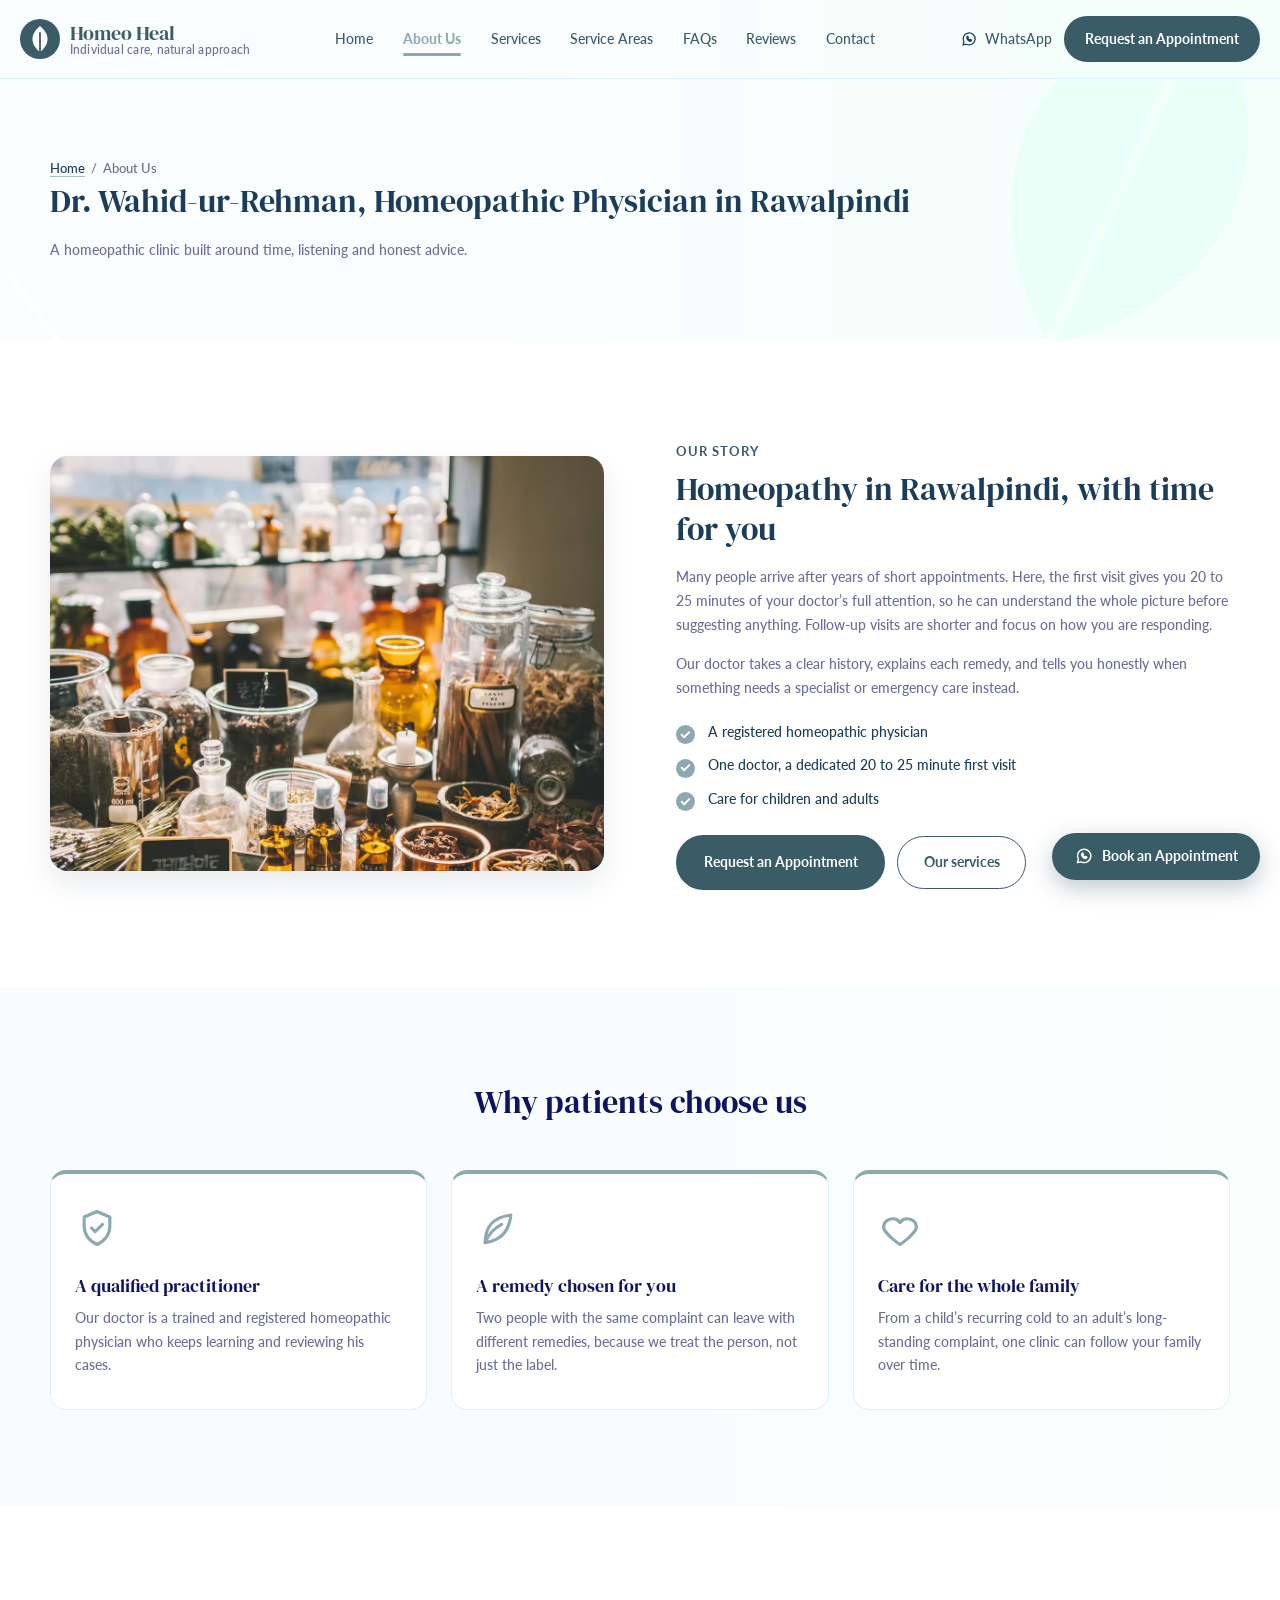
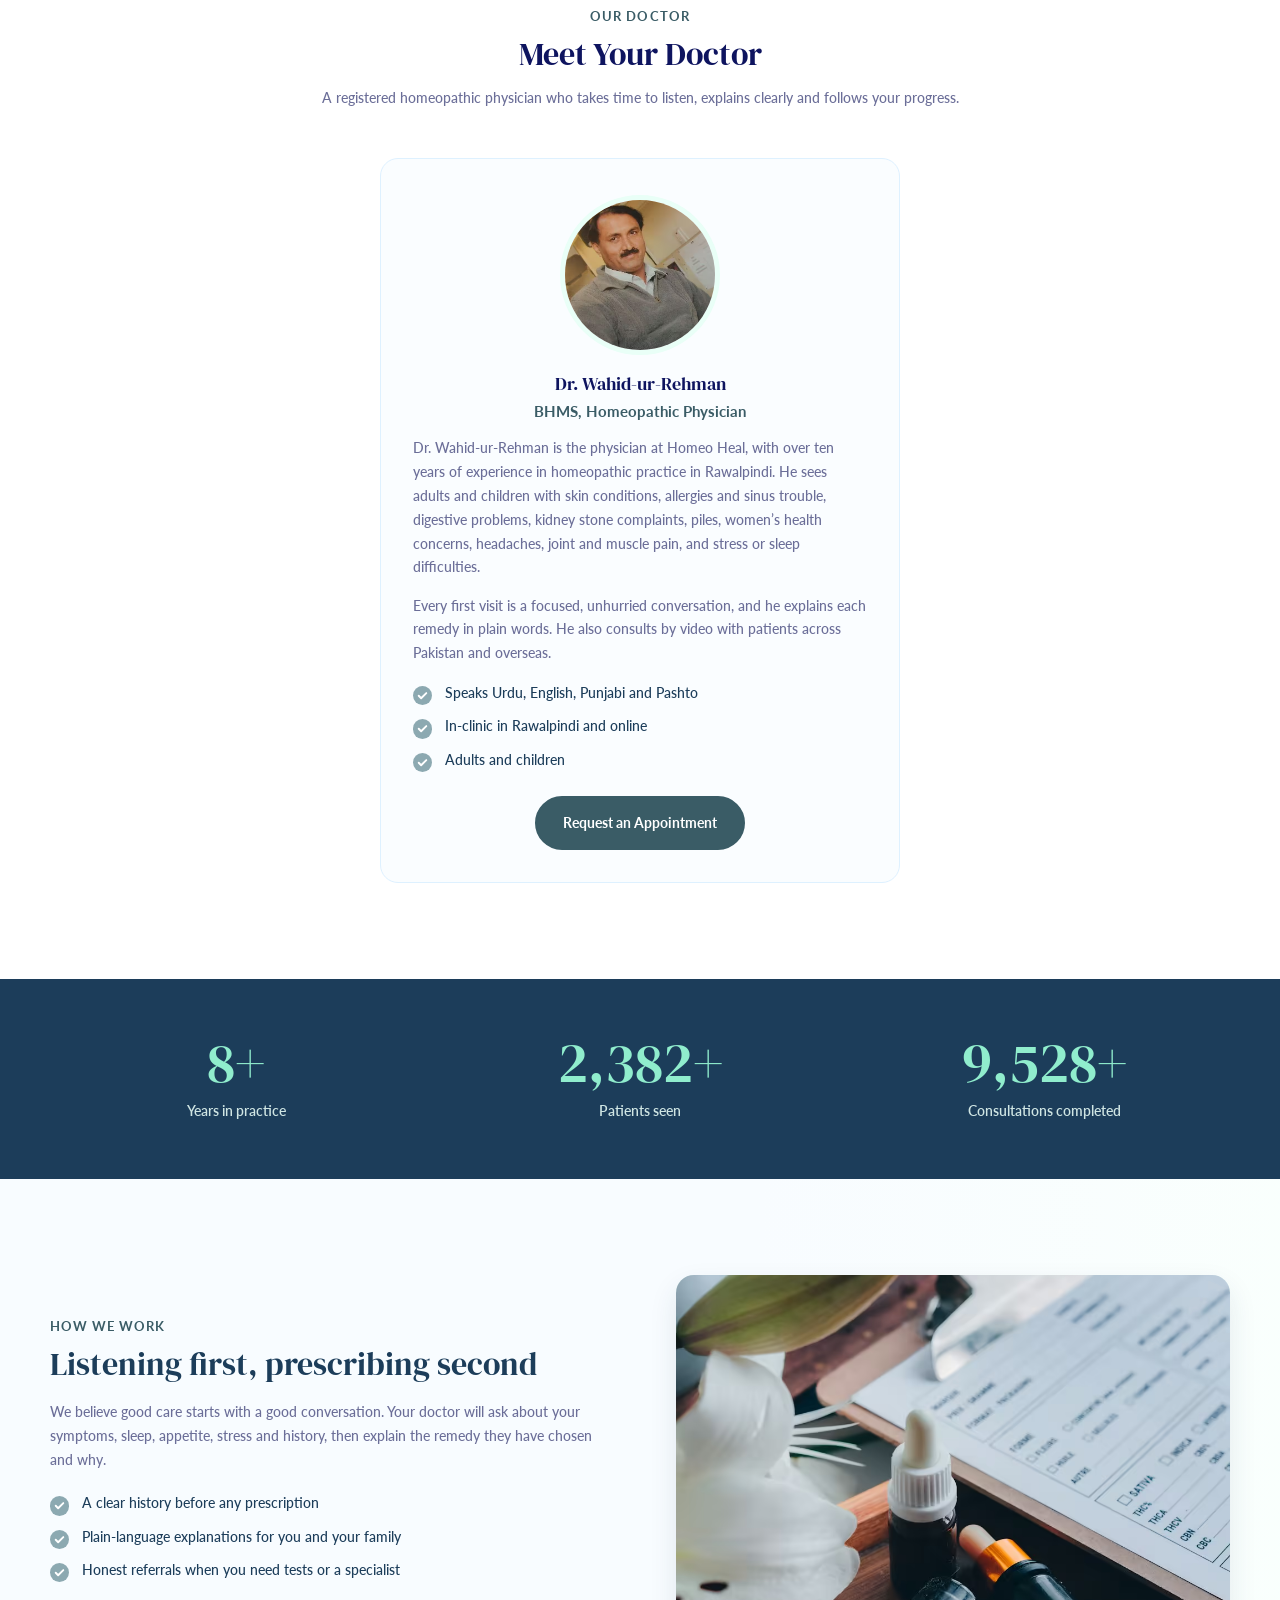
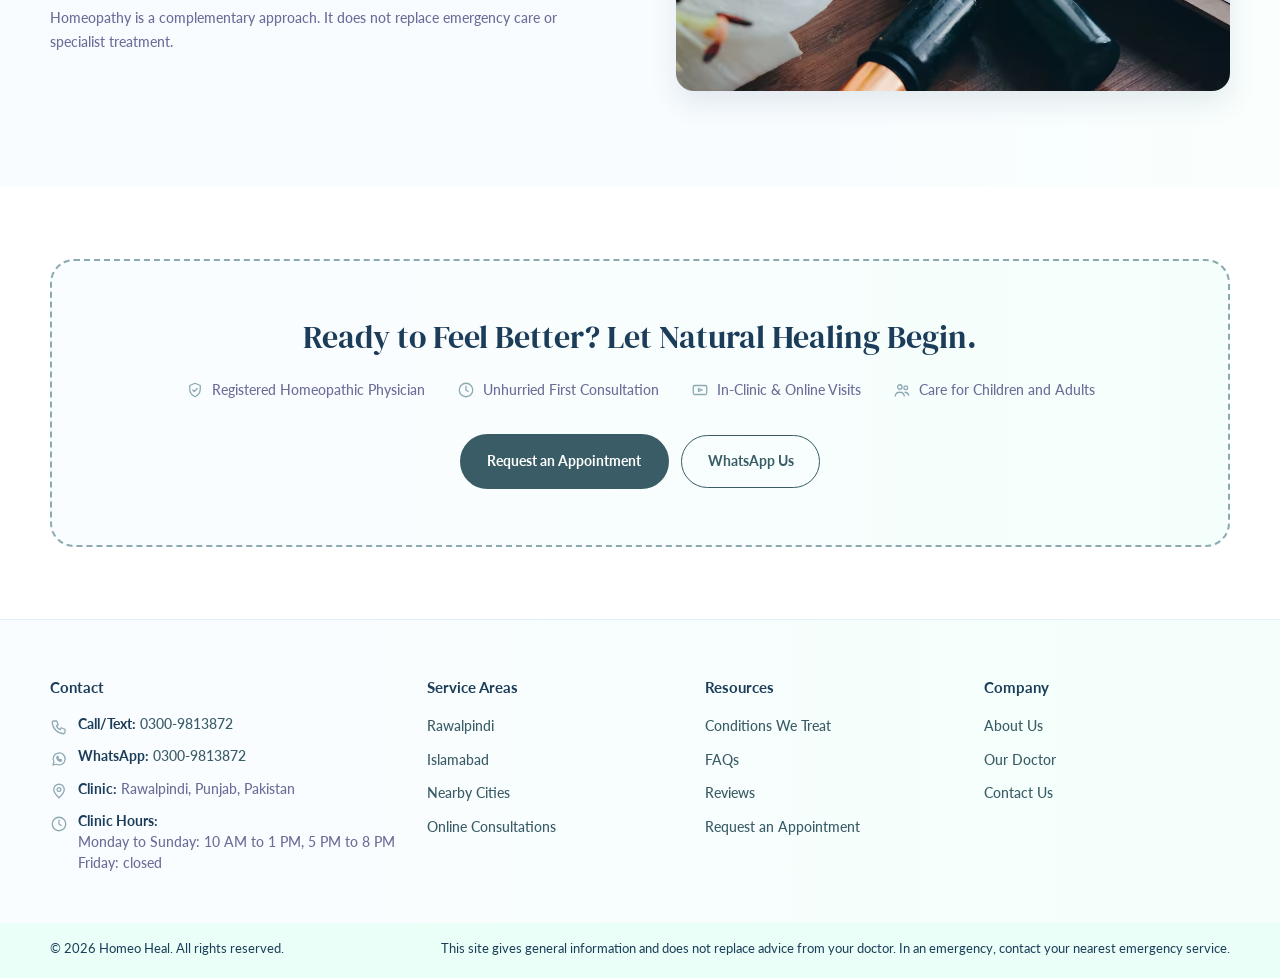
<file: about.html>
<!DOCTYPE html>
<html lang="en">
<head>
<meta charset="utf-8">
<meta name="viewport" content="width=device-width, initial-scale=1">
<title>Dr. Wahid-ur-Rehman, BHMS | Homeopath in Rawalpindi</title>
<meta name="description" content="Meet Dr. Wahid-ur-Rehman, BHMS, a homeopathic physician with 10+ years of practice in Rawalpindi. Clinic and online consultations for adults and children.">
<link rel="canonical" href="https://homeo-heal.pages.dev/about">
<meta property="og:url" content="https://homeo-heal.pages.dev/about">
<meta property="og:site_name" content="Homeo Heal">
<meta property="og:type" content="website">
<meta property="og:title" content="Dr. Wahid-ur-Rehman, BHMS | Homeopath in Rawalpindi">
<meta property="og:description" content="Meet Dr. Wahid-ur-Rehman, BHMS, a homeopathic physician with 10+ years of practice in Rawalpindi. Clinic and online consultations for adults and children.">
<meta property="og:image" content="https://homeo-heal.pages.dev/assets/images/remedies-bottles.jpg">
<link rel="icon" href="data:image/svg+xml,%3Csvg xmlns='http://www.w3.org/2000/svg' viewBox='0 0 40 40'%3E%3Ccircle cx='20' cy='20' r='20' fill='%233A5C66'/%3E%3Cpath d='M20 33C11 26 9 16 20 7c11 9 9 19 0 26Z' fill='%23fff'/%3E%3C/svg%3E">
<link rel="preconnect" href="https://fonts.googleapis.com">
<link rel="preconnect" href="https://fonts.gstatic.com" crossorigin>
<link href="https://fonts.googleapis.com/css2?family=DM+Serif+Display&family=Lato:wght@400;700;900&display=swap" rel="stylesheet">
<link rel="stylesheet" href="assets/css/style.css">
<script type="application/ld+json">{"@context":"https://schema.org","@type":["Physician","Person"],"name":"Dr. Wahid-ur-Rehman","honorificPrefix":"Dr.","knowsLanguage":["Urdu","English","Punjabi","Pashto"],"image":"https://homeo-heal.pages.dev/assets/images/doctor-wahid.jpg","jobTitle":"Homeopathic Physician","description":"Homeopathic physician (BHMS) with over ten years of practice in Rawalpindi, seeing adults and children in clinic and online.","hasCredential":{"@type":"EducationalOccupationalCredential","credentialCategory":"degree","name":"BHMS"},"medicalSpecialty":"Homeopathy","worksFor":{"@type":"MedicalBusiness","name":"Homeo Heal","url":"https://homeo-heal.pages.dev/"},"workLocation":{"@type":"Place","address":{"@type":"PostalAddress","addressLocality":"Rawalpindi","addressCountry":"PK"}},"url":"https://homeo-heal.pages.dev/about"}</script>
</head>
<body>

<svg width="0" height="0" style="position:absolute" aria-hidden="true" focusable="false">
  <defs>
    <symbol id="leaf" viewBox="0 0 100 100">
      <path d="M50 96C18 72 12 34 50 4c38 30 32 68 0 92Z" fill="currentColor"/>
      <path d="M50 96V22" stroke="#fff" stroke-opacity="0.45" stroke-width="2.5" stroke-linecap="round" fill="none"/>
    </symbol>
  </defs>
</svg>


<header class="site-header">
  <div class="wrap header-row">
    <a class="brand" href="/" aria-label="Homeo Heal, home">
      <svg class="brand-mark" viewBox="0 0 40 40" aria-hidden="true"><circle cx="20" cy="20" r="20" fill="#3A5C66"/><path d="M20 33C11 26 9 16 20 7c11 9 9 19 0 26Z" fill="#fff"/><path d="M20 33V14" stroke="#3A5C66" stroke-width="1.8" stroke-linecap="round"/></svg>
      <span>Homeo Heal<small>Individual care, natural approach</small></span>
    </a>

    <nav class="nav" id="nav" aria-label="Main">
      <ul class="menu">
        <li><a href="/">Home</a></li>
        <li><a href="/about" aria-current="page">About Us</a></li>
        <li><a href="/services">Services</a></li>
        <li><a href="/service-areas">Service Areas</a></li>
        <li><a href="/faqs">FAQs</a></li>
        <li><a href="/reviews">Reviews</a></li>
        <li><a href="/contact">Contact</a></li>
      </ul>
    </nav>

    <div class="header-actions">
      <a class="header-phone" href="https://wa.me/923009813872?text=Hello%20Homeo%20Heal%2C%20I%20would%20like%20to%20book%20an%20appointment." rel="noopener"><svg viewBox="0 0 24 24" fill="none" stroke="currentColor" stroke-width="1.7" stroke-linecap="round" stroke-linejoin="round" aria-hidden="true"><path d="M4 20l1.3-4A8 8 0 1 1 8.5 19L4 20z"/><path d="M9 10c.5 2.5 2.5 4.5 5 5l1.5-1.5-2-1-1 .8c-.8-.4-1.6-1.2-2-2l.8-1-1-2z"/></svg>WhatsApp</a>
      <a class="btn btn--gold btn-long" href="/request-an-appointment">Request an Appointment</a>
      <a class="btn btn--gold btn-short" href="/request-an-appointment">Book</a>
      <button class="menu-toggle" id="menu-toggle" type="button" aria-expanded="false" aria-controls="nav">Menu</button>
    </div>
  </div>
</header>

<main id="top">

  <section class="page-hero">
    <svg class="banner-leaf l1" aria-hidden="true"><use href="#leaf"/></svg><svg class="banner-leaf l2" aria-hidden="true"><use href="#leaf"/></svg>
    <div class="wrap">
      <p class="crumbs"><a href="/">Home</a> &nbsp;/&nbsp; About Us</p>
      <h1>Dr. Wahid-ur-Rehman, Homeopathic Physician in Rawalpindi</h1>
      <p>A homeopathic clinic built around time, listening and honest advice.</p>
    </div>
  </section>

  <section class="section">
    <div class="wrap split">
      <figure class="photo wide"><picture><source srcset="assets/images/apothecary.avif" type="image/avif"><img src="assets/images/apothecary.jpg" alt="Glass jars of dried herbs and natural ingredients on an apothecary table" width="1200" height="800" loading="lazy"></picture></figure>
      <div>
        <span class="eyebrow">Our story</span>
        <h2>Homeopathy in Rawalpindi, with time for you</h2>
        <p style="margin-top:1rem">Many people arrive after years of short appointments. Here, the first visit gives you 20 to 25 minutes of your doctor’s full attention, so he can understand the whole picture before suggesting anything. Follow-up visits are shorter and focus on how you are responding.</p>
        <p>Our doctor takes a clear history, explains each remedy, and tells you honestly when something needs a specialist or emergency care instead.</p>
        <ul class="ticks">
          <li>A registered homeopathic physician</li>
          <li>One doctor, a dedicated 20 to 25 minute first visit</li>
          <li>Care for children and adults</li>
        </ul>
        <div class="btn-row pair"><a class="btn btn--gold" href="/request-an-appointment"><span class="lb-l">Request an Appointment</span><span class="lb-s">Book Appointment</span></a><a class="btn btn--outline" href="/services"><span class="lb-l">Our services</span><span class="lb-s">Services</span></a></div>
      </div>
    </div>
  </section>

  <section class="section section--mint">
    <div class="wrap">
      <div class="section-head"><h2>Why patients choose us</h2></div>
      <div class="values">
        <article class="value"><svg viewBox="0 0 24 24" fill="none" stroke="currentColor" stroke-width="1.7" stroke-linecap="round" stroke-linejoin="round" aria-hidden="true"><path d="M12 3l7 3v5c0 5-3 8-7 10-4-2-7-5-7-10V6l7-3z"/><path d="M9 12l2 2 4-4"/></svg><h3>A qualified practitioner</h3><p>Our doctor is a trained and registered homeopathic physician who keeps learning and reviewing his cases.</p></article>
        <article class="value"><svg viewBox="0 0 24 24" fill="none" stroke="currentColor" stroke-width="1.7" stroke-linecap="round" stroke-linejoin="round" aria-hidden="true"><path d="M5 20c0-8 4-14 14-15-1 10-7 14-14 15z"/><path d="M5 20c2-5 5-8 9-10"/></svg><h3>A remedy chosen for you</h3><p>Two people with the same complaint can leave with different remedies, because we treat the person, not just the label.</p></article>
        <article class="value"><svg viewBox="0 0 24 24" fill="none" stroke="currentColor" stroke-width="1.7" stroke-linecap="round" stroke-linejoin="round" aria-hidden="true"><path d="M12 21s-7-4.5-9-9a5 5 0 0 1 9-3 5 5 0 0 1 9 3c-2 4.5-9 9-9 9z"/></svg><h3>Care for the whole family</h3><p>From a child’s recurring cold to an adult’s long-standing complaint, one clinic can follow your family over time.</p></article>
      </div>
    </div>
  </section>

  <section class="section" id="doctors">
    <div class="wrap">
      <div class="section-head">
        <span class="eyebrow">Our doctor</span>
        <h2>Meet Your Doctor</h2>
        <p>A registered homeopathic physician who takes time to listen, explains clearly and follows your progress.</p>
      </div>
      <div class="doctor-grid single">
        <article class="doctor doctor--solo">
          <picture><source srcset="assets/images/doctor-wahid.avif" type="image/avif"><img src="assets/images/doctor-wahid.jpg" alt="Portrait of Dr. Wahid-ur-Rehman, homeopathic physician at Homeo Heal" width="160" height="160" loading="lazy"></picture>
          <h3>Dr. Wahid-ur-Rehman</h3>
          <p class="cred">BHMS, Homeopathic Physician</p>
          <p class="bio">Dr. Wahid-ur-Rehman is the physician at Homeo Heal, with over ten years of experience in homeopathic practice in Rawalpindi. He sees adults and children with skin conditions, allergies and sinus trouble, digestive problems, kidney stone complaints, piles, women’s health concerns, headaches, joint and muscle pain, and stress or sleep difficulties.</p>
          <p class="bio">Every first visit is a focused, unhurried conversation, and he explains each remedy in plain words. He also consults by video with patients across Pakistan and overseas.</p>
          <ul class="ticks">
            <li>Speaks Urdu, English, Punjabi and Pashto</li>
            <li>In-clinic in Rawalpindi and online</li>
            <li>Adults and children</li>
          </ul>
          <a class="btn" href="/request-an-appointment">Request an Appointment</a>
        </article>
      </div>
    </div>
  </section>

  <section class="stats" aria-label="Clinic in numbers">
    <div class="wrap">
      <ul>
        <li><div class="num"><span class="count" data-target="10">10</span>+</div><div class="label">Years in practice</div></li>
        <li><div class="num"><span class="count" data-target="3000">3,000</span>+</div><div class="label">Patients seen</div></li>
        <li><div class="num"><span class="count" data-target="12000">12,000</span>+</div><div class="label">Consultations completed</div></li>
      </ul>
    </div>
  </section>

  <section class="section section--soft">
    <div class="wrap split flip">
      <figure class="photo wide"><picture><source srcset="assets/images/droppers-notes.avif" type="image/avif"><img src="assets/images/droppers-notes.jpg" alt="Remedy dropper bottles beside a clipboard of patient notes" width="1000" height="667" loading="lazy"></picture></figure>
      <div>
        <span class="eyebrow">How we work</span>
        <h2>Listening first, prescribing second</h2>
        <p style="margin-top:1rem">We believe good care starts with a good conversation. Your doctor will ask about your symptoms, sleep, appetite, stress and history, then explain the remedy they have chosen and why.</p>
        <ul class="ticks">
          <li>A clear history before any prescription</li>
          <li>Plain-language explanations for you and your family</li>
          <li>Honest referrals when you need tests or a specialist</li>
        </ul>
        <p class="fine-note" style="font-size:0.9rem;color:var(--muted)">Homeopathy is a complementary approach. It does not replace emergency care or specialist treatment.</p>
      </div>
    </div>
  </section>

  <section class="cta">
    <svg class="banner-leaf l1" aria-hidden="true"><use href="#leaf"/></svg>
    <div class="wrap">
      <h2>Ready to Feel Better? Let Natural Healing Begin.</h2>
      <div class="cta-features">
        <p><svg viewBox="0 0 24 24" fill="none" stroke="currentColor" stroke-width="1.7" stroke-linecap="round" stroke-linejoin="round" aria-hidden="true"><path d="M12 3l7 3v5c0 5-3 8-7 10-4-2-7-5-7-10V6l7-3z"/><path d="M9 12l2 2 4-4"/></svg>Registered Homeopathic Physician</p>
        <p><svg viewBox="0 0 24 24" fill="none" stroke="currentColor" stroke-width="1.7" stroke-linecap="round" stroke-linejoin="round" aria-hidden="true"><circle cx="12" cy="12" r="9"/><path d="M12 7v5l3 2"/></svg>Unhurried First Consultation</p>
        <p><svg viewBox="0 0 24 24" fill="none" stroke="currentColor" stroke-width="1.7" stroke-linecap="round" stroke-linejoin="round" aria-hidden="true"><rect x="3" y="6" width="18" height="12" rx="2"/><path d="M10 10l5 2-5 2z"/></svg>In-Clinic &amp; Online Visits</p>
        <p><svg viewBox="0 0 24 24" fill="none" stroke="currentColor" stroke-width="1.7" stroke-linecap="round" stroke-linejoin="round" aria-hidden="true"><circle cx="9" cy="8" r="3"/><circle cx="17" cy="9" r="2.5"/><path d="M3 20c.5-3.5 3-5 6-5s5.5 1.5 6 5"/><path d="M16 15c2.5 0 4 1.2 5 4"/></svg>Care for Children and Adults</p>
      </div>
      <div class="btn-row pair center">
        <a class="btn btn--gold" href="/request-an-appointment"><span class="lb-l">Request an Appointment</span><span class="lb-s">Book Appointment</span></a>
        <a class="btn btn--light" href="https://wa.me/923009813872?text=Hello%20Homeo%20Heal%2C%20I%20would%20like%20to%20book%20an%20appointment." rel="noopener"><span class="lb-l">WhatsApp Us</span><span class="lb-s">WhatsApp</span></a>
      </div>
    </div>
  </section>
</main>

<footer class="site-footer">
  <div class="wrap">
    <div class="footer-row">
      <div class="foot-contact">
        <span class="foot-head">Contact</span>
        <p><svg viewBox="0 0 24 24" fill="none" stroke="currentColor" stroke-width="1.7" stroke-linecap="round" stroke-linejoin="round" aria-hidden="true"><path d="M5 4h4l2 5-2.5 1.5a11 11 0 0 0 5 5L15 13l5 2v4a2 2 0 0 1-2 2A16 16 0 0 1 3 6a2 2 0 0 1 2-2z"/></svg><span><strong>Call/Text:</strong> <a href="tel:+923009813872">0300-9813872</a></span></p>
        <p><svg viewBox="0 0 24 24" fill="none" stroke="currentColor" stroke-width="1.7" stroke-linecap="round" stroke-linejoin="round" aria-hidden="true"><path d="M4 20l1.3-4A8 8 0 1 1 8.5 19L4 20z"/><path d="M9 10c.5 2.5 2.5 4.5 5 5l1.5-1.5-2-1-1 .8c-.8-.4-1.6-1.2-2-2l.8-1-1-2z"/></svg><span><strong>WhatsApp:</strong> <a href="https://wa.me/923009813872" rel="noopener">0300-9813872</a></span></p>
        <p><svg viewBox="0 0 24 24" fill="none" stroke="currentColor" stroke-width="1.7" stroke-linecap="round" stroke-linejoin="round" aria-hidden="true"><path d="M12 21s-7-6.5-7-11a7 7 0 0 1 14 0c0 4.5-7 11-7 11z"/><circle cx="12" cy="10" r="2.5"/></svg><span><strong>Clinic:</strong> Rawalpindi, Punjab, Pakistan</span></p>
        <p><svg viewBox="0 0 24 24" fill="none" stroke="currentColor" stroke-width="1.7" stroke-linecap="round" stroke-linejoin="round" aria-hidden="true"><circle cx="12" cy="12" r="9"/><path d="M12 7v5l3 2"/></svg><span><strong>Clinic Hours:</strong><br>Monday to Sunday: 10 AM to 1 PM, 5 PM to 8 PM<br>Friday: closed</span></p>
      </div>
      <div>
        <span class="foot-head">Service Areas</span>
        <ul class="foot-links">
          <li><a href="/service-areas#rawalpindi">Rawalpindi</a></li>
          <li><a href="/service-areas#islamabad">Islamabad</a></li>
          <li><a href="/service-areas#nearby">Nearby Cities</a></li>
          <li><a href="/service-areas#online">Online Consultations</a></li>
        </ul>
      </div>
      <div>
        <span class="foot-head">Resources</span>
        <ul class="foot-links">
          <li><a href="/services">Conditions We Treat</a></li>
          <li><a href="/faqs">FAQs</a></li>
          <li><a href="/reviews">Reviews</a></li>
          <li><a href="/request-an-appointment">Request an Appointment</a></li>
        </ul>
      </div>
      <div>
        <span class="foot-head">Company</span>
        <ul class="foot-links">
          <li><a href="/about">About Us</a></li>
          <li><a href="/about#doctors">Our Doctor</a></li>
          <li><a href="/contact">Contact Us</a></li>
        </ul>
      </div>
    </div>
  </div>
</footer>
<div class="copyrightDiv">
  <div class="wrap copyright">
    <span>© 2026 Homeo Heal. All rights reserved.</span>
    <span>This site gives general information and does not replace advice from your doctor. In an emergency, contact your nearest emergency service.</span>
  </div>
</div>

<!-- Floating booking button and popup -->
<button class="fab-book" id="fab-book" type="button" aria-haspopup="dialog" aria-controls="bk-modal"><svg viewBox="0 0 24 24" fill="none" stroke="currentColor" stroke-width="1.7" stroke-linecap="round" stroke-linejoin="round" aria-hidden="true"><path d="M4 20l1.3-4A8 8 0 1 1 8.5 19L4 20z"/><path d="M9 10c.5 2.5 2.5 4.5 5 5l1.5-1.5-2-1-1 .8c-.8-.4-1.6-1.2-2-2l.8-1-1-2z"/></svg><span>Book an Appointment</span></button>
<div class="bk-modal" id="bk-modal" role="dialog" aria-modal="true" aria-labelledby="bk-title" hidden>
  <div class="bk-card">
    <div class="bk-head">
      <span class="bk-head-ico"><svg viewBox="0 0 24 24" fill="none" stroke="currentColor" stroke-width="1.7" stroke-linecap="round" stroke-linejoin="round" aria-hidden="true"><rect x="3" y="5" width="18" height="16" rx="2"/><path d="M3 10h18M8 3v4M16 3v4"/></svg></span>
      <h2 id="bk-title">Book an Appointment</h2>
      <button class="bk-close" id="bk-close" type="button" aria-label="Close">&times;</button>
    </div>

    <div class="bk-step bk-detail">
      <picture><source srcset="assets/images/doctor-wahid.avif" type="image/avif"><img class="bk-photo" src="assets/images/doctor-wahid.jpg" alt="Dr. Wahid-ur-Rehman" width="84" height="84" loading="lazy"></picture>
      <h3>Dr. Wahid-ur-Rehman, BHMS</h3>
      <p class="bk-desc">Book an <strong>online video consultation</strong> from anywhere in Pakistan or overseas, or a <strong>clinic appointment</strong> at our Rawalpindi clinic. The first visit takes about 20 to 25 minutes.<br><strong>Clinic Hours:</strong><br>Monday to Sunday: 10 AM to 1 PM and 5 PM to 8 PM<br>Friday: Closed<br><strong>Consultation fee: Rs. 1,000.</strong></p>
      <button class="bk-wa" id="bk-wa" type="button"><svg viewBox="0 0 24 24" fill="none" stroke="currentColor" stroke-width="1.7" stroke-linecap="round" stroke-linejoin="round" aria-hidden="true"><path d="M4 20l1.3-4A8 8 0 1 1 8.5 19L4 20z"/><path d="M9 10c.5 2.5 2.5 4.5 5 5l1.5-1.5-2-1-1 .8c-.8-.4-1.6-1.2-2-2l.8-1-1-2z"/></svg><span>Book Now on WhatsApp</span></button>
    </div>
  </div>
</div>

<script src="assets/js/main.js"></script>
</body>
</html>
</file>
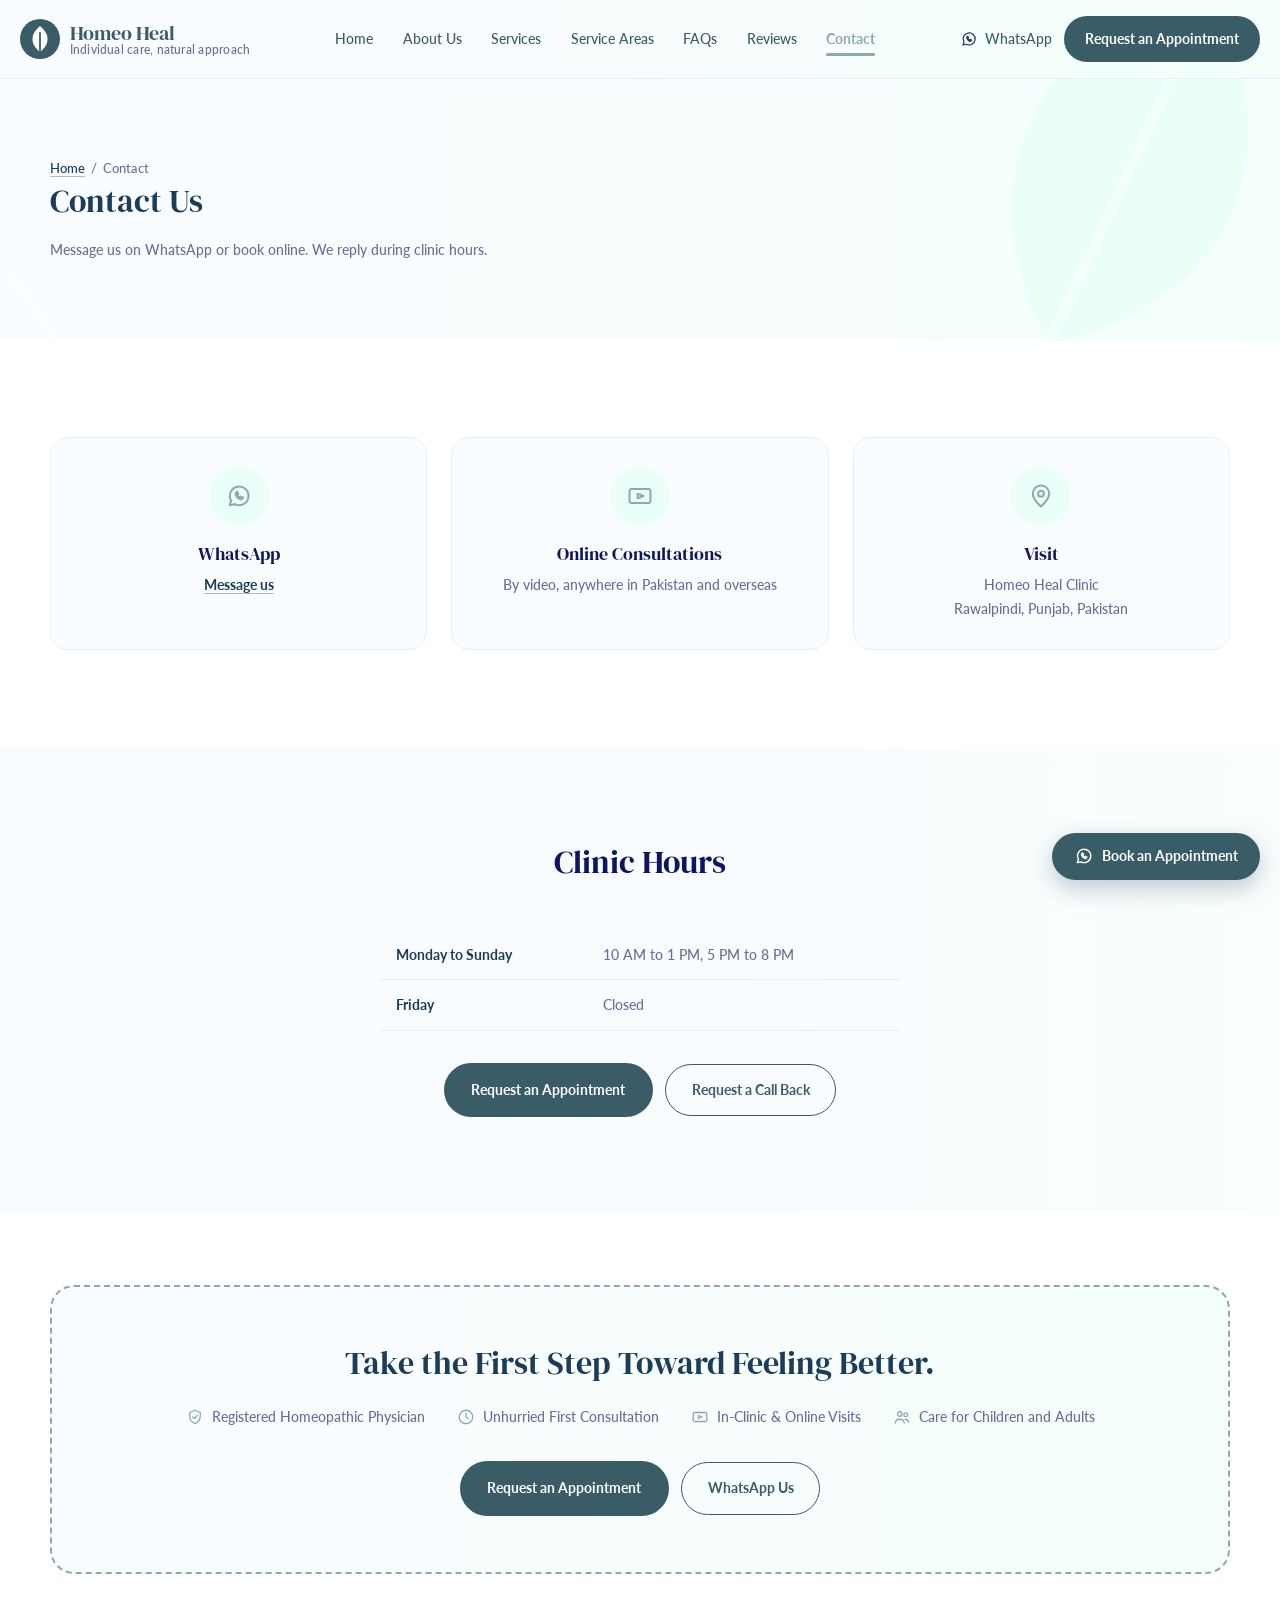
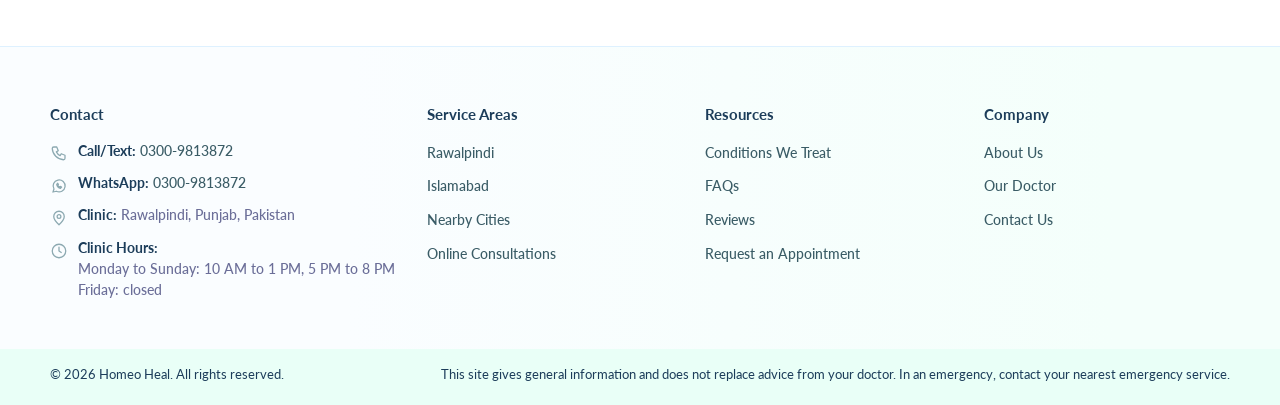
<file: contact.html>
<!DOCTYPE html>
<html lang="en">
<head>
<meta charset="utf-8">
<meta name="viewport" content="width=device-width, initial-scale=1">
<title>Contact Us | Homeo Heal Homeopathic Clinic</title>
<meta name="description" content="Message Homeo Heal on WhatsApp or request a call back to book a homeopathic consultation in Rawalpindi or online.">
<link rel="canonical" href="https://homeo-heal.pages.dev/contact">
<meta property="og:url" content="https://homeo-heal.pages.dev/contact">
<meta property="og:site_name" content="Homeo Heal">
<meta property="og:type" content="website">
<meta property="og:title" content="Contact Us | Homeo Heal Homeopathic Clinic">
<meta property="og:description" content="Message Homeo Heal on WhatsApp or request a call back to book a homeopathic consultation in Rawalpindi or online.">
<meta property="og:image" content="https://homeo-heal.pages.dev/assets/images/remedies-bottles.jpg">
<link rel="icon" href="data:image/svg+xml,%3Csvg xmlns='http://www.w3.org/2000/svg' viewBox='0 0 40 40'%3E%3Ccircle cx='20' cy='20' r='20' fill='%233A5C66'/%3E%3Cpath d='M20 33C11 26 9 16 20 7c11 9 9 19 0 26Z' fill='%23fff'/%3E%3C/svg%3E">
<link rel="preconnect" href="https://fonts.googleapis.com">
<link rel="preconnect" href="https://fonts.gstatic.com" crossorigin>
<link href="https://fonts.googleapis.com/css2?family=DM+Serif+Display&family=Lato:wght@400;700;900&display=swap" rel="stylesheet">
<link rel="stylesheet" href="assets/css/style.css">
</head>
<body>

<svg width="0" height="0" style="position:absolute" aria-hidden="true" focusable="false">
  <defs>
    <symbol id="leaf" viewBox="0 0 100 100">
      <path d="M50 96C18 72 12 34 50 4c38 30 32 68 0 92Z" fill="currentColor"/>
      <path d="M50 96V22" stroke="#fff" stroke-opacity="0.45" stroke-width="2.5" stroke-linecap="round" fill="none"/>
    </symbol>
  </defs>
</svg>


<header class="site-header">
  <div class="wrap header-row">
    <a class="brand" href="/" aria-label="Homeo Heal, home">
      <svg class="brand-mark" viewBox="0 0 40 40" aria-hidden="true"><circle cx="20" cy="20" r="20" fill="#3A5C66"/><path d="M20 33C11 26 9 16 20 7c11 9 9 19 0 26Z" fill="#fff"/><path d="M20 33V14" stroke="#3A5C66" stroke-width="1.8" stroke-linecap="round"/></svg>
      <span>Homeo Heal<small>Individual care, natural approach</small></span>
    </a>

    <nav class="nav" id="nav" aria-label="Main">
      <ul class="menu">
        <li><a href="/">Home</a></li>
        <li><a href="/about">About Us</a></li>
        <li><a href="/services">Services</a></li>
        <li><a href="/service-areas">Service Areas</a></li>
        <li><a href="/faqs">FAQs</a></li>
        <li><a href="/reviews">Reviews</a></li>
        <li><a href="/contact" aria-current="page">Contact</a></li>
      </ul>
    </nav>

    <div class="header-actions">
      <a class="header-phone" href="https://wa.me/923009813872?text=Hello%20Homeo%20Heal%2C%20I%20would%20like%20to%20book%20an%20appointment." rel="noopener"><svg viewBox="0 0 24 24" fill="none" stroke="currentColor" stroke-width="1.7" stroke-linecap="round" stroke-linejoin="round" aria-hidden="true"><path d="M4 20l1.3-4A8 8 0 1 1 8.5 19L4 20z"/><path d="M9 10c.5 2.5 2.5 4.5 5 5l1.5-1.5-2-1-1 .8c-.8-.4-1.6-1.2-2-2l.8-1-1-2z"/></svg>WhatsApp</a>
      <a class="btn btn--gold btn-long" href="/request-an-appointment">Request an Appointment</a>
      <a class="btn btn--gold btn-short" href="/request-an-appointment">Book</a>
      <button class="menu-toggle" id="menu-toggle" type="button" aria-expanded="false" aria-controls="nav">Menu</button>
    </div>
  </div>
</header>

<main id="top">

  <section class="page-hero">
    <svg class="banner-leaf l1" aria-hidden="true"><use href="#leaf"/></svg><svg class="banner-leaf l2" aria-hidden="true"><use href="#leaf"/></svg>
    <div class="wrap">
      <p class="crumbs"><a href="/">Home</a> &nbsp;/&nbsp; Contact</p>
      <h1>Contact Us</h1>
      <p>Message us on WhatsApp or book online. We reply during clinic hours.</p>
    </div>
  </section>

  <section class="section">
    <div class="wrap">
      <div class="contact-grid">
        <article class="contact-card"><div class="ico"><svg viewBox="0 0 24 24" fill="none" stroke="currentColor" stroke-width="1.7" stroke-linecap="round" stroke-linejoin="round" aria-hidden="true"><path d="M4 20l1.3-4A8 8 0 1 1 8.5 19L4 20z"/><path d="M9 10c.5 2.5 2.5 4.5 5 5l1.5-1.5-2-1-1 .8c-.8-.4-1.6-1.2-2-2l.8-1-1-2z"/></svg></div><h3>WhatsApp</h3><p><a href="https://wa.me/923009813872?text=Hello%20Homeo%20Heal%2C%20I%20would%20like%20to%20book%20an%20appointment." rel="noopener">Message us</a></p></article>
        <article class="contact-card"><div class="ico"><svg viewBox="0 0 24 24" fill="none" stroke="currentColor" stroke-width="1.7" stroke-linecap="round" stroke-linejoin="round" aria-hidden="true"><rect x="3" y="6" width="18" height="12" rx="2"/><path d="M10 10l5 2-5 2z"/></svg></div><h3>Online Consultations</h3><p>By video, anywhere in Pakistan and overseas</p></article>
        <article class="contact-card"><div class="ico"><svg viewBox="0 0 24 24" fill="none" stroke="currentColor" stroke-width="1.7" stroke-linecap="round" stroke-linejoin="round" aria-hidden="true"><path d="M12 21s-7-6.5-7-11a7 7 0 0 1 14 0c0 4.5-7 11-7 11z"/><circle cx="12" cy="10" r="2.5"/></svg></div><h3>Visit</h3><p>Homeo Heal Clinic<br>Rawalpindi, Punjab, Pakistan</p></article>
      </div>
    </div>
  </section>

  <section class="section section--soft">
    <div class="wrap">
      <div class="section-head"><h2>Clinic Hours</h2></div>
      <table class="hours">
        <tbody>
          <tr><th scope="row">Monday to Sunday</th><td>10 AM to 1 PM, 5 PM to 8 PM</td></tr>
          <tr><th scope="row">Friday</th><td>Closed</td></tr>
        </tbody>
      </table>
      <div class="btn-row pair center mt"><a class="btn btn--gold" href="/request-an-appointment"><span class="lb-l">Request an Appointment</span><span class="lb-s">Book Appointment</span></a><a class="btn btn--outline" href="/request-an-appointment#callback"><span class="lb-l">Request a Call Back</span><span class="lb-s">Call Back</span></a></div>
    </div>
  </section>

  <section class="cta">
    <svg class="banner-leaf l1" aria-hidden="true"><use href="#leaf"/></svg>
    <div class="wrap">
      <h2>Take the First Step Toward Feeling Better.</h2>
      <div class="cta-features">
        <p><svg viewBox="0 0 24 24" fill="none" stroke="currentColor" stroke-width="1.7" stroke-linecap="round" stroke-linejoin="round" aria-hidden="true"><path d="M12 3l7 3v5c0 5-3 8-7 10-4-2-7-5-7-10V6l7-3z"/><path d="M9 12l2 2 4-4"/></svg>Registered Homeopathic Physician</p>
        <p><svg viewBox="0 0 24 24" fill="none" stroke="currentColor" stroke-width="1.7" stroke-linecap="round" stroke-linejoin="round" aria-hidden="true"><circle cx="12" cy="12" r="9"/><path d="M12 7v5l3 2"/></svg>Unhurried First Consultation</p>
        <p><svg viewBox="0 0 24 24" fill="none" stroke="currentColor" stroke-width="1.7" stroke-linecap="round" stroke-linejoin="round" aria-hidden="true"><rect x="3" y="6" width="18" height="12" rx="2"/><path d="M10 10l5 2-5 2z"/></svg>In-Clinic &amp; Online Visits</p>
        <p><svg viewBox="0 0 24 24" fill="none" stroke="currentColor" stroke-width="1.7" stroke-linecap="round" stroke-linejoin="round" aria-hidden="true"><circle cx="9" cy="8" r="3"/><circle cx="17" cy="9" r="2.5"/><path d="M3 20c.5-3.5 3-5 6-5s5.5 1.5 6 5"/><path d="M16 15c2.5 0 4 1.2 5 4"/></svg>Care for Children and Adults</p>
      </div>
      <div class="btn-row pair center">
        <a class="btn btn--gold" href="/request-an-appointment"><span class="lb-l">Request an Appointment</span><span class="lb-s">Book Appointment</span></a>
        <a class="btn btn--light" href="https://wa.me/923009813872?text=Hello%20Homeo%20Heal%2C%20I%20would%20like%20to%20book%20an%20appointment." rel="noopener"><span class="lb-l">WhatsApp Us</span><span class="lb-s">WhatsApp</span></a>
      </div>
    </div>
  </section>
</main>

<footer class="site-footer">
  <div class="wrap">
    <div class="footer-row">
      <div class="foot-contact">
        <span class="foot-head">Contact</span>
        <p><svg viewBox="0 0 24 24" fill="none" stroke="currentColor" stroke-width="1.7" stroke-linecap="round" stroke-linejoin="round" aria-hidden="true"><path d="M5 4h4l2 5-2.5 1.5a11 11 0 0 0 5 5L15 13l5 2v4a2 2 0 0 1-2 2A16 16 0 0 1 3 6a2 2 0 0 1 2-2z"/></svg><span><strong>Call/Text:</strong> <a href="tel:+923009813872">0300-9813872</a></span></p>
        <p><svg viewBox="0 0 24 24" fill="none" stroke="currentColor" stroke-width="1.7" stroke-linecap="round" stroke-linejoin="round" aria-hidden="true"><path d="M4 20l1.3-4A8 8 0 1 1 8.5 19L4 20z"/><path d="M9 10c.5 2.5 2.5 4.5 5 5l1.5-1.5-2-1-1 .8c-.8-.4-1.6-1.2-2-2l.8-1-1-2z"/></svg><span><strong>WhatsApp:</strong> <a href="https://wa.me/923009813872" rel="noopener">0300-9813872</a></span></p>
        <p><svg viewBox="0 0 24 24" fill="none" stroke="currentColor" stroke-width="1.7" stroke-linecap="round" stroke-linejoin="round" aria-hidden="true"><path d="M12 21s-7-6.5-7-11a7 7 0 0 1 14 0c0 4.5-7 11-7 11z"/><circle cx="12" cy="10" r="2.5"/></svg><span><strong>Clinic:</strong> Rawalpindi, Punjab, Pakistan</span></p>
        <p><svg viewBox="0 0 24 24" fill="none" stroke="currentColor" stroke-width="1.7" stroke-linecap="round" stroke-linejoin="round" aria-hidden="true"><circle cx="12" cy="12" r="9"/><path d="M12 7v5l3 2"/></svg><span><strong>Clinic Hours:</strong><br>Monday to Sunday: 10 AM to 1 PM, 5 PM to 8 PM<br>Friday: closed</span></p>
      </div>
      <div>
        <span class="foot-head">Service Areas</span>
        <ul class="foot-links">
          <li><a href="/service-areas#rawalpindi">Rawalpindi</a></li>
          <li><a href="/service-areas#islamabad">Islamabad</a></li>
          <li><a href="/service-areas#nearby">Nearby Cities</a></li>
          <li><a href="/service-areas#online">Online Consultations</a></li>
        </ul>
      </div>
      <div>
        <span class="foot-head">Resources</span>
        <ul class="foot-links">
          <li><a href="/services">Conditions We Treat</a></li>
          <li><a href="/faqs">FAQs</a></li>
          <li><a href="/reviews">Reviews</a></li>
          <li><a href="/request-an-appointment">Request an Appointment</a></li>
        </ul>
      </div>
      <div>
        <span class="foot-head">Company</span>
        <ul class="foot-links">
          <li><a href="/about">About Us</a></li>
          <li><a href="/about#doctors">Our Doctor</a></li>
          <li><a href="/contact">Contact Us</a></li>
        </ul>
      </div>
    </div>
  </div>
</footer>
<div class="copyrightDiv">
  <div class="wrap copyright">
    <span>© 2026 Homeo Heal. All rights reserved.</span>
    <span>This site gives general information and does not replace advice from your doctor. In an emergency, contact your nearest emergency service.</span>
  </div>
</div>

<!-- Floating booking button and popup -->
<button class="fab-book" id="fab-book" type="button" aria-haspopup="dialog" aria-controls="bk-modal"><svg viewBox="0 0 24 24" fill="none" stroke="currentColor" stroke-width="1.7" stroke-linecap="round" stroke-linejoin="round" aria-hidden="true"><path d="M4 20l1.3-4A8 8 0 1 1 8.5 19L4 20z"/><path d="M9 10c.5 2.5 2.5 4.5 5 5l1.5-1.5-2-1-1 .8c-.8-.4-1.6-1.2-2-2l.8-1-1-2z"/></svg><span>Book an Appointment</span></button>
<div class="bk-modal" id="bk-modal" role="dialog" aria-modal="true" aria-labelledby="bk-title" hidden>
  <div class="bk-card">
    <div class="bk-head">
      <span class="bk-head-ico"><svg viewBox="0 0 24 24" fill="none" stroke="currentColor" stroke-width="1.7" stroke-linecap="round" stroke-linejoin="round" aria-hidden="true"><rect x="3" y="5" width="18" height="16" rx="2"/><path d="M3 10h18M8 3v4M16 3v4"/></svg></span>
      <h2 id="bk-title">Book an Appointment</h2>
      <button class="bk-close" id="bk-close" type="button" aria-label="Close">&times;</button>
    </div>

    <div class="bk-step bk-detail">
      <picture><source srcset="assets/images/doctor-wahid.avif" type="image/avif"><img class="bk-photo" src="assets/images/doctor-wahid.jpg" alt="Dr. Wahid-ur-Rehman" width="84" height="84" loading="lazy"></picture>
      <h3>Dr. Wahid-ur-Rehman, BHMS</h3>
      <p class="bk-desc">Book an <strong>online video consultation</strong> from anywhere in Pakistan or overseas, or a <strong>clinic appointment</strong> at our Rawalpindi clinic. The first visit takes about 20 to 25 minutes.<br><strong>Clinic Hours:</strong><br>Monday to Sunday: 10 AM to 1 PM and 5 PM to 8 PM<br>Friday: Closed<br><strong>Consultation fee: Rs. 1,000.</strong></p>
      <button class="bk-wa" id="bk-wa" type="button"><svg viewBox="0 0 24 24" fill="none" stroke="currentColor" stroke-width="1.7" stroke-linecap="round" stroke-linejoin="round" aria-hidden="true"><path d="M4 20l1.3-4A8 8 0 1 1 8.5 19L4 20z"/><path d="M9 10c.5 2.5 2.5 4.5 5 5l1.5-1.5-2-1-1 .8c-.8-.4-1.6-1.2-2-2l.8-1-1-2z"/></svg><span>Book Now on WhatsApp</span></button>
    </div>
  </div>
</div>

<script src="assets/js/main.js"></script>
</body>
</html>
</file>
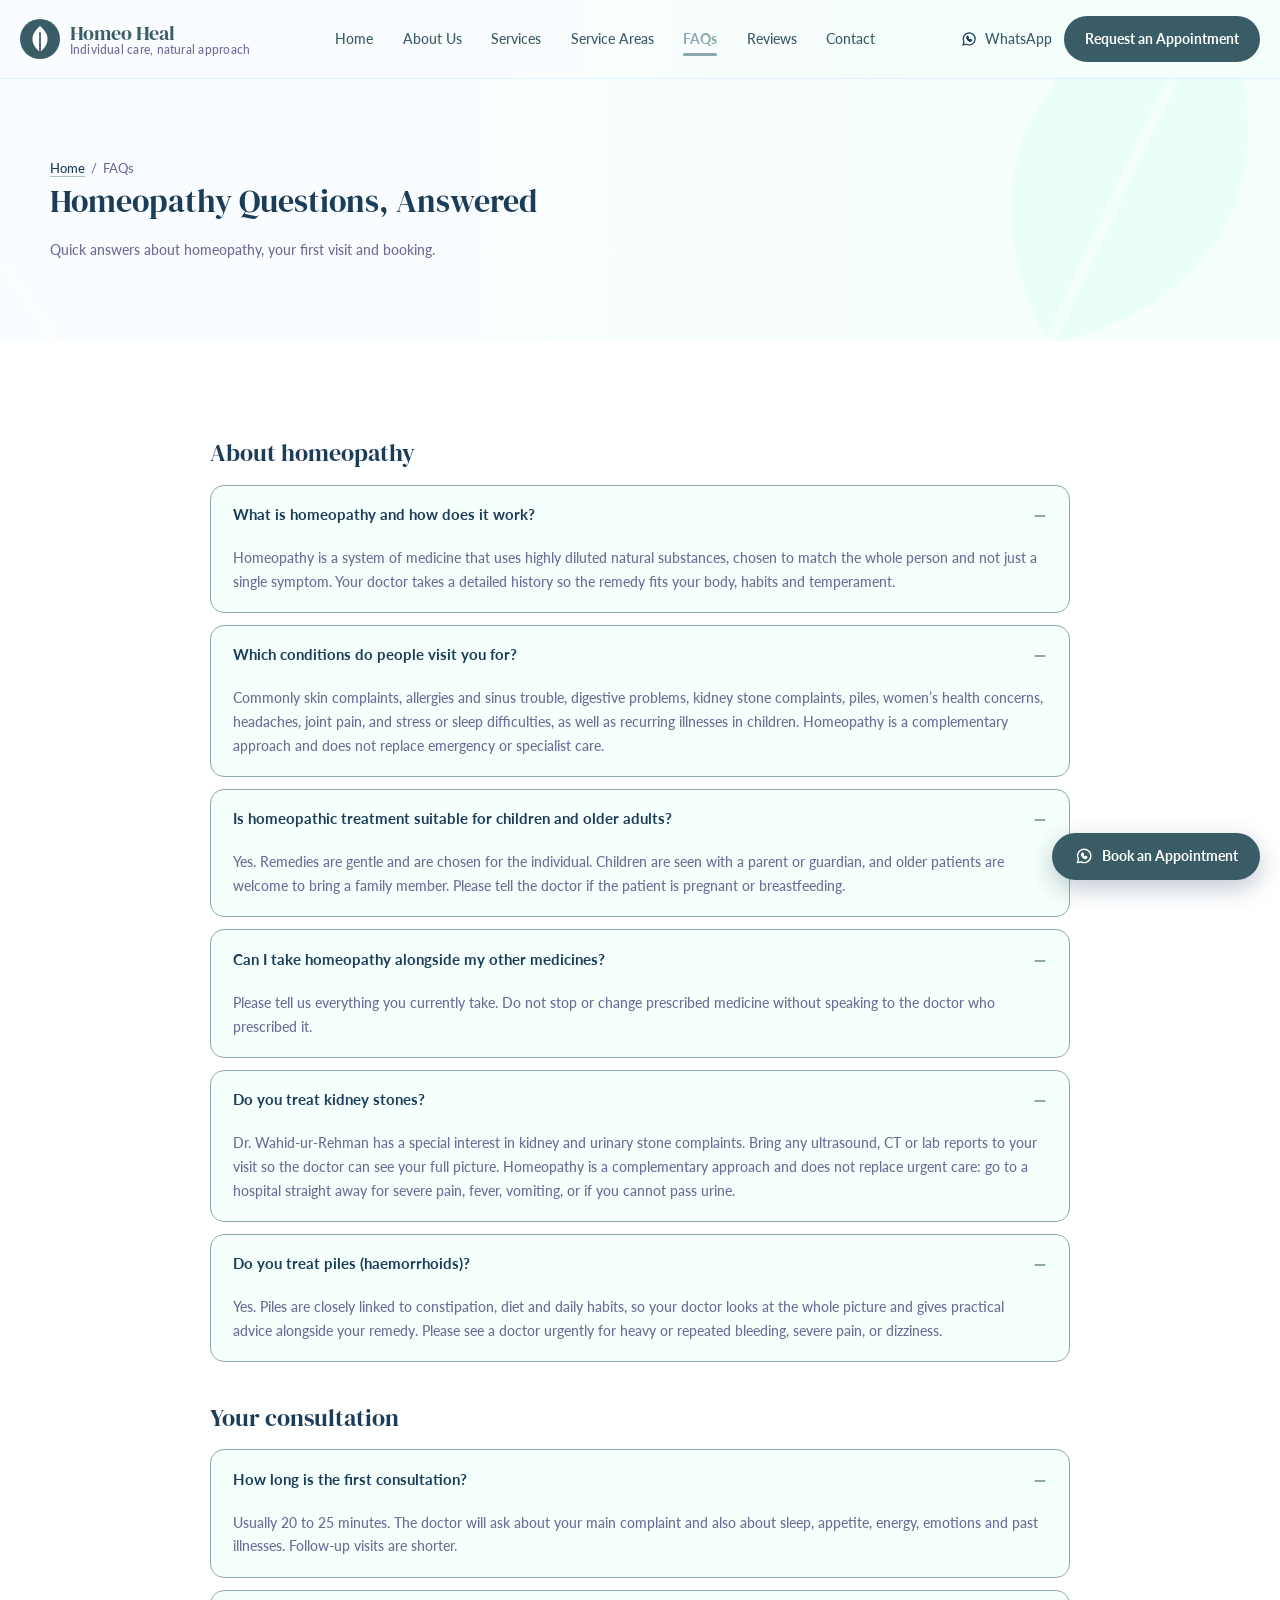
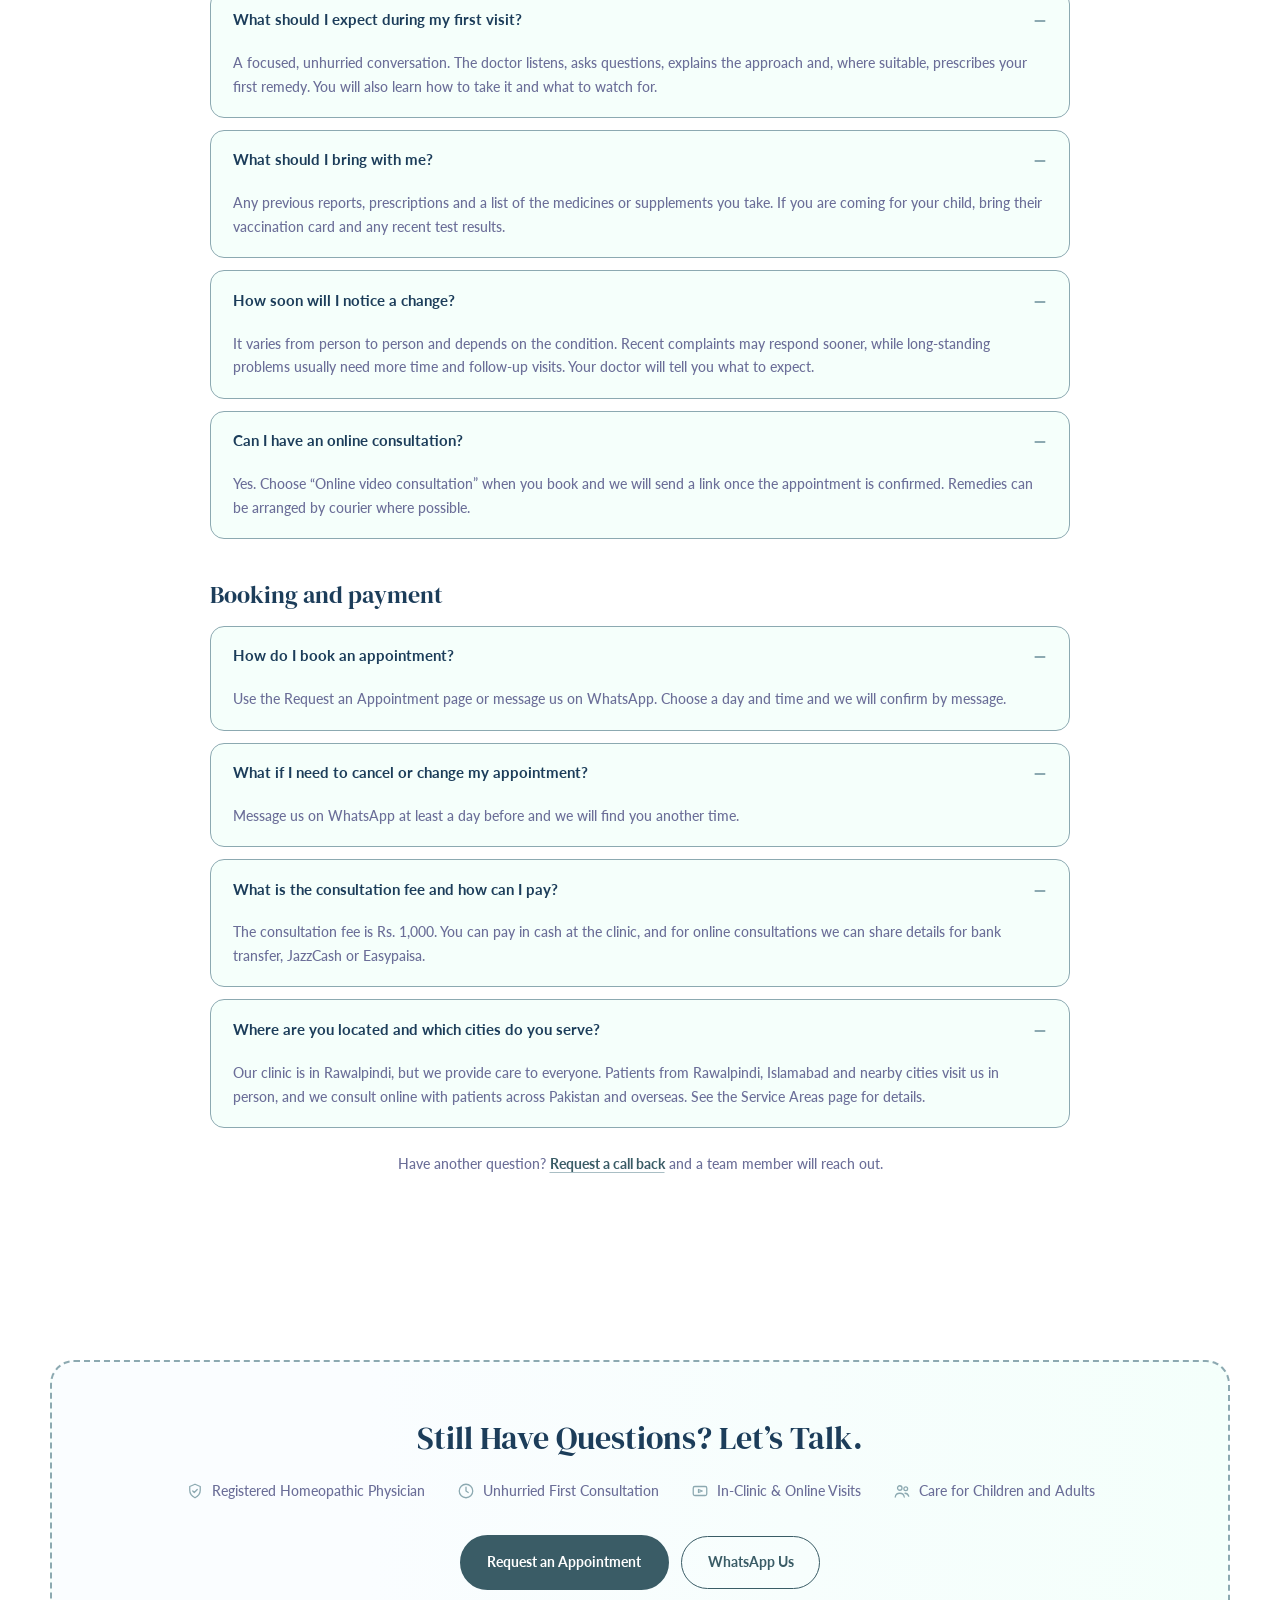
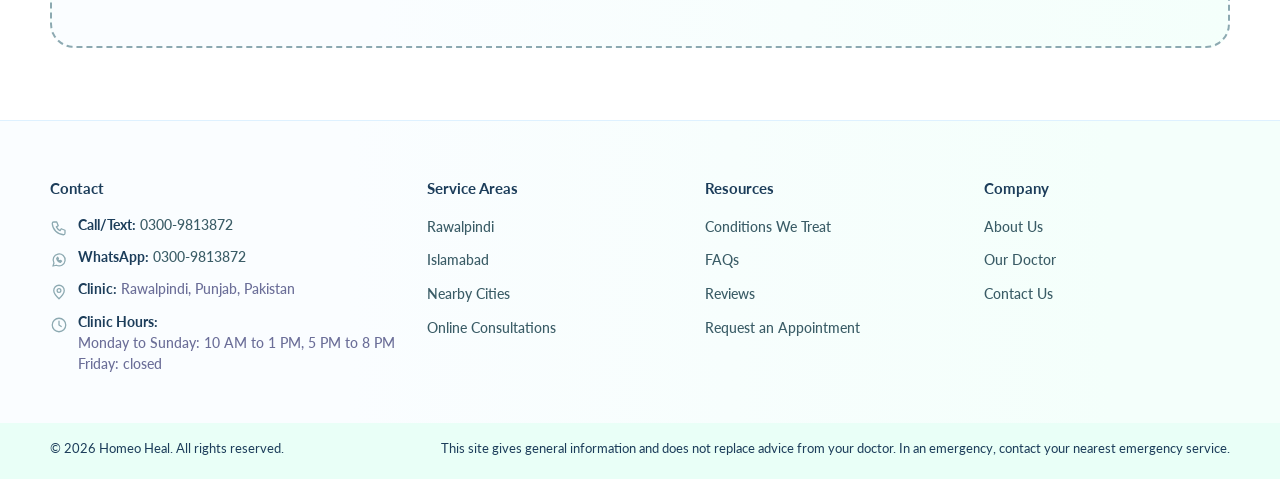
<file: faqs.html>
<!DOCTYPE html>
<html lang="en">
<head>
<meta charset="utf-8">
<meta name="viewport" content="width=device-width, initial-scale=1">
<title>Homeopathy FAQs: First Visit, Fees and Online Consultation</title>
<meta name="description" content="Answers about homeopathic consultations in Rawalpindi: how long the first visit takes, fees, payment, online video visits and courier delivery of remedies.">
<link rel="canonical" href="https://homeo-heal.pages.dev/faqs">
<meta property="og:url" content="https://homeo-heal.pages.dev/faqs">
<meta property="og:site_name" content="Homeo Heal">
<meta property="og:type" content="website">
<meta property="og:title" content="Homeopathy FAQs: First Visit, Fees and Online Consultation">
<meta property="og:description" content="Answers about homeopathic consultations in Rawalpindi: how long the first visit takes, fees, payment, online video visits and courier delivery of remedies.">
<meta property="og:image" content="https://homeo-heal.pages.dev/assets/images/remedies-bottles.jpg">
<link rel="icon" href="data:image/svg+xml,%3Csvg xmlns='http://www.w3.org/2000/svg' viewBox='0 0 40 40'%3E%3Ccircle cx='20' cy='20' r='20' fill='%233A5C66'/%3E%3Cpath d='M20 33C11 26 9 16 20 7c11 9 9 19 0 26Z' fill='%23fff'/%3E%3C/svg%3E">
<link rel="preconnect" href="https://fonts.googleapis.com">
<link rel="preconnect" href="https://fonts.gstatic.com" crossorigin>
<link href="https://fonts.googleapis.com/css2?family=DM+Serif+Display&family=Lato:wght@400;700;900&display=swap" rel="stylesheet">
<link rel="stylesheet" href="assets/css/style.css">
<script type="application/ld+json">{"@context":"https://schema.org","@type":"FAQPage","mainEntity":[{"@type":"Question","name":"What is homeopathy and how does it work?","acceptedAnswer":{"@type":"Answer","text":"Homeopathy is a system of medicine that uses highly diluted natural substances, chosen to match the whole person and not just a single symptom. Your doctor takes a detailed history so the remedy fits your body, habits and temperament."}},{"@type":"Question","name":"Which conditions do people visit you for?","acceptedAnswer":{"@type":"Answer","text":"Commonly skin complaints, allergies and sinus trouble, digestive problems, kidney stone complaints, piles, women’s health concerns, headaches, joint pain, and stress or sleep difficulties, as well as recurring illnesses in children. Homeopathy is a complementary approach and does not replace emergency or specialist care."}},{"@type":"Question","name":"Is homeopathic treatment suitable for children and older adults?","acceptedAnswer":{"@type":"Answer","text":"Yes. Remedies are gentle and are chosen for the individual. Children are seen with a parent or guardian, and older patients are welcome to bring a family member. Please tell the doctor if the patient is pregnant or breastfeeding."}},{"@type":"Question","name":"Can I take homeopathy alongside my other medicines?","acceptedAnswer":{"@type":"Answer","text":"Please tell us everything you currently take. Do not stop or change prescribed medicine without speaking to the doctor who prescribed it."}},{"@type":"Question","name":"Do you treat kidney stones?","acceptedAnswer":{"@type":"Answer","text":"Dr. Wahid-ur-Rehman has a special interest in kidney and urinary stone complaints. Bring any ultrasound, CT or lab reports to your visit so the doctor can see your full picture. Homeopathy is a complementary approach and does not replace urgent care: go to a hospital straight away for severe pain, fever, vomiting, or if you cannot pass urine."}},{"@type":"Question","name":"Do you treat piles (haemorrhoids)?","acceptedAnswer":{"@type":"Answer","text":"Yes. Piles are closely linked to constipation, diet and daily habits, so your doctor looks at the whole picture and gives practical advice alongside your remedy. Please see a doctor urgently for heavy or repeated bleeding, severe pain, or dizziness."}},{"@type":"Question","name":"How long is the first consultation?","acceptedAnswer":{"@type":"Answer","text":"Usually 20 to 25 minutes. The doctor will ask about your main complaint and also about sleep, appetite, energy, emotions and past illnesses. Follow-up visits are shorter."}},{"@type":"Question","name":"What should I expect during my first visit?","acceptedAnswer":{"@type":"Answer","text":"A focused, unhurried conversation. The doctor listens, asks questions, explains the approach and, where suitable, prescribes your first remedy. You will also learn how to take it and what to watch for."}},{"@type":"Question","name":"What should I bring with me?","acceptedAnswer":{"@type":"Answer","text":"Any previous reports, prescriptions and a list of the medicines or supplements you take. If you are coming for your child, bring their vaccination card and any recent test results."}},{"@type":"Question","name":"How soon will I notice a change?","acceptedAnswer":{"@type":"Answer","text":"It varies from person to person and depends on the condition. Recent complaints may respond sooner, while long-standing problems usually need more time and follow-up visits. Your doctor will tell you what to expect."}},{"@type":"Question","name":"Can I have an online consultation?","acceptedAnswer":{"@type":"Answer","text":"Yes. Choose “Online video consultation” when you book and we will send a link once the appointment is confirmed. Remedies can be arranged by courier where possible."}},{"@type":"Question","name":"How do I book an appointment?","acceptedAnswer":{"@type":"Answer","text":"Use the Request an Appointment page or message us on WhatsApp. Choose a day and time and we will confirm by message."}},{"@type":"Question","name":"What if I need to cancel or change my appointment?","acceptedAnswer":{"@type":"Answer","text":"Message us on WhatsApp at least a day before and we will find you another time."}},{"@type":"Question","name":"What is the consultation fee and how can I pay?","acceptedAnswer":{"@type":"Answer","text":"The consultation fee is Rs. 1,000. You can pay in cash at the clinic, and for online consultations we can share details for bank transfer, JazzCash or Easypaisa."}},{"@type":"Question","name":"Where are you located and which cities do you serve?","acceptedAnswer":{"@type":"Answer","text":"Our clinic is in Rawalpindi, but we provide care to everyone. Patients from Rawalpindi, Islamabad and nearby cities visit us in person, and we consult online with patients across Pakistan and overseas. See the Service Areas page for details."}}]}</script>
</head>
<body>

<svg width="0" height="0" style="position:absolute" aria-hidden="true" focusable="false">
  <defs>
    <symbol id="leaf" viewBox="0 0 100 100">
      <path d="M50 96C18 72 12 34 50 4c38 30 32 68 0 92Z" fill="currentColor"/>
      <path d="M50 96V22" stroke="#fff" stroke-opacity="0.45" stroke-width="2.5" stroke-linecap="round" fill="none"/>
    </symbol>
  </defs>
</svg>


<header class="site-header">
  <div class="wrap header-row">
    <a class="brand" href="/" aria-label="Homeo Heal, home">
      <svg class="brand-mark" viewBox="0 0 40 40" aria-hidden="true"><circle cx="20" cy="20" r="20" fill="#3A5C66"/><path d="M20 33C11 26 9 16 20 7c11 9 9 19 0 26Z" fill="#fff"/><path d="M20 33V14" stroke="#3A5C66" stroke-width="1.8" stroke-linecap="round"/></svg>
      <span>Homeo Heal<small>Individual care, natural approach</small></span>
    </a>

    <nav class="nav" id="nav" aria-label="Main">
      <ul class="menu">
        <li><a href="/">Home</a></li>
        <li><a href="/about">About Us</a></li>
        <li><a href="/services">Services</a></li>
        <li><a href="/service-areas">Service Areas</a></li>
        <li><a href="/faqs" aria-current="page">FAQs</a></li>
        <li><a href="/reviews">Reviews</a></li>
        <li><a href="/contact">Contact</a></li>
      </ul>
    </nav>

    <div class="header-actions">
      <a class="header-phone" href="https://wa.me/923009813872?text=Hello%20Homeo%20Heal%2C%20I%20would%20like%20to%20book%20an%20appointment." rel="noopener"><svg viewBox="0 0 24 24" fill="none" stroke="currentColor" stroke-width="1.7" stroke-linecap="round" stroke-linejoin="round" aria-hidden="true"><path d="M4 20l1.3-4A8 8 0 1 1 8.5 19L4 20z"/><path d="M9 10c.5 2.5 2.5 4.5 5 5l1.5-1.5-2-1-1 .8c-.8-.4-1.6-1.2-2-2l.8-1-1-2z"/></svg>WhatsApp</a>
      <a class="btn btn--gold btn-long" href="/request-an-appointment">Request an Appointment</a>
      <a class="btn btn--gold btn-short" href="/request-an-appointment">Book</a>
      <button class="menu-toggle" id="menu-toggle" type="button" aria-expanded="false" aria-controls="nav">Menu</button>
    </div>
  </div>
</header>

<main id="top">

  <section class="page-hero">
    <svg class="banner-leaf l1" aria-hidden="true"><use href="#leaf"/></svg><svg class="banner-leaf l2" aria-hidden="true"><use href="#leaf"/></svg>
    <div class="wrap">
      <p class="crumbs"><a href="/">Home</a> &nbsp;/&nbsp; FAQs</p>
      <h1>Homeopathy Questions, Answered</h1>
      <p>Quick answers about homeopathy, your first visit and booking.</p>
    </div>
  </section>

  <section class="section">
    <div class="wrap">
      <div class="faq">
        <h2 class="faq-group">About homeopathy</h2>
        <details open>
          <summary>What is homeopathy and how does it work?</summary>
          <p>Homeopathy is a system of medicine that uses highly diluted natural substances, chosen to match the whole person and not just a single symptom. Your doctor takes a detailed history so the remedy fits your body, habits and temperament.</p>
        </details>
        <details open>
          <summary>Which conditions do people visit you for?</summary>
          <p>Commonly skin complaints, allergies and sinus trouble, digestive problems, kidney stone complaints, piles, women’s health concerns, headaches, joint pain, and stress or sleep difficulties, as well as recurring illnesses in children. Homeopathy is a complementary approach and does not replace emergency or specialist care.</p>
        </details>
        <details open>
          <summary>Is homeopathic treatment suitable for children and older adults?</summary>
          <p>Yes. Remedies are gentle and are chosen for the individual. Children are seen with a parent or guardian, and older patients are welcome to bring a family member. Please tell the doctor if the patient is pregnant or breastfeeding.</p>
        </details>
        <details open>
          <summary>Can I take homeopathy alongside my other medicines?</summary>
          <p>Please tell us everything you currently take. Do not stop or change prescribed medicine without speaking to the doctor who prescribed it.</p>
        </details>
        <details open>
          <summary>Do you treat kidney stones?</summary>
          <p>Dr. Wahid-ur-Rehman has a special interest in kidney and urinary stone complaints. Bring any ultrasound, CT or lab reports to your visit so the doctor can see your full picture. Homeopathy is a complementary approach and does not replace urgent care: go to a hospital straight away for severe pain, fever, vomiting, or if you cannot pass urine.</p>
        </details>
        <details open>
          <summary>Do you treat piles (haemorrhoids)?</summary>
          <p>Yes. Piles are closely linked to constipation, diet and daily habits, so your doctor looks at the whole picture and gives practical advice alongside your remedy. Please see a doctor urgently for heavy or repeated bleeding, severe pain, or dizziness.</p>
        </details>
        <h2 class="faq-group">Your consultation</h2>
        <details open>
          <summary>How long is the first consultation?</summary>
          <p>Usually 20 to 25 minutes. The doctor will ask about your main complaint and also about sleep, appetite, energy, emotions and past illnesses. Follow-up visits are shorter.</p>
        </details>
        <details open>
          <summary>What should I expect during my first visit?</summary>
          <p>A focused, unhurried conversation. The doctor listens, asks questions, explains the approach and, where suitable, prescribes your first remedy. You will also learn how to take it and what to watch for.</p>
        </details>
        <details open>
          <summary>What should I bring with me?</summary>
          <p>Any previous reports, prescriptions and a list of the medicines or supplements you take. If you are coming for your child, bring their vaccination card and any recent test results.</p>
        </details>
        <details open>
          <summary>How soon will I notice a change?</summary>
          <p>It varies from person to person and depends on the condition. Recent complaints may respond sooner, while long-standing problems usually need more time and follow-up visits. Your doctor will tell you what to expect.</p>
        </details>
        <details open>
          <summary>Can I have an online consultation?</summary>
          <p>Yes. Choose “Online video consultation” when you book and we will send a link once the appointment is confirmed. Remedies can be arranged by courier where possible.</p>
        </details>
        <h2 class="faq-group">Booking and payment</h2>
        <details open>
          <summary>How do I book an appointment?</summary>
          <p>Use the Request an Appointment page or message us on WhatsApp. Choose a day and time and we will confirm by message.</p>
        </details>
        <details open>
          <summary>What if I need to cancel or change my appointment?</summary>
          <p>Message us on WhatsApp at least a day before and we will find you another time.</p>
        </details>
        <details open>
          <summary>What is the consultation fee and how can I pay?</summary>
          <p>The consultation fee is Rs. 1,000. You can pay in cash at the clinic, and for online consultations we can share details for bank transfer, JazzCash or Easypaisa.</p>
        </details>
        <details open>
          <summary>Where are you located and which cities do you serve?</summary>
          <p>Our clinic is in Rawalpindi, but we provide care to everyone. Patients from Rawalpindi, Islamabad and nearby cities visit us in person, and we consult online with patients across Pakistan and overseas. See the Service Areas page for details.</p>
        </details>
        <p class="faq-foot">Have another question? <a href="/request-an-appointment#callback">Request a call back</a> and a team member will reach out.</p>
      </div>
    </div>
  </section>

  <section class="cta">
    <svg class="banner-leaf l1" aria-hidden="true"><use href="#leaf"/></svg>
    <div class="wrap">
      <h2>Still Have Questions? Let’s Talk.</h2>
      <div class="cta-features">
        <p><svg viewBox="0 0 24 24" fill="none" stroke="currentColor" stroke-width="1.7" stroke-linecap="round" stroke-linejoin="round" aria-hidden="true"><path d="M12 3l7 3v5c0 5-3 8-7 10-4-2-7-5-7-10V6l7-3z"/><path d="M9 12l2 2 4-4"/></svg>Registered Homeopathic Physician</p>
        <p><svg viewBox="0 0 24 24" fill="none" stroke="currentColor" stroke-width="1.7" stroke-linecap="round" stroke-linejoin="round" aria-hidden="true"><circle cx="12" cy="12" r="9"/><path d="M12 7v5l3 2"/></svg>Unhurried First Consultation</p>
        <p><svg viewBox="0 0 24 24" fill="none" stroke="currentColor" stroke-width="1.7" stroke-linecap="round" stroke-linejoin="round" aria-hidden="true"><rect x="3" y="6" width="18" height="12" rx="2"/><path d="M10 10l5 2-5 2z"/></svg>In-Clinic &amp; Online Visits</p>
        <p><svg viewBox="0 0 24 24" fill="none" stroke="currentColor" stroke-width="1.7" stroke-linecap="round" stroke-linejoin="round" aria-hidden="true"><circle cx="9" cy="8" r="3"/><circle cx="17" cy="9" r="2.5"/><path d="M3 20c.5-3.5 3-5 6-5s5.5 1.5 6 5"/><path d="M16 15c2.5 0 4 1.2 5 4"/></svg>Care for Children and Adults</p>
      </div>
      <div class="btn-row pair center">
        <a class="btn btn--gold" href="/request-an-appointment"><span class="lb-l">Request an Appointment</span><span class="lb-s">Book Appointment</span></a>
        <a class="btn btn--light" href="https://wa.me/923009813872?text=Hello%20Homeo%20Heal%2C%20I%20would%20like%20to%20book%20an%20appointment." rel="noopener"><span class="lb-l">WhatsApp Us</span><span class="lb-s">WhatsApp</span></a>
      </div>
    </div>
  </section>
</main>

<footer class="site-footer">
  <div class="wrap">
    <div class="footer-row">
      <div class="foot-contact">
        <span class="foot-head">Contact</span>
        <p><svg viewBox="0 0 24 24" fill="none" stroke="currentColor" stroke-width="1.7" stroke-linecap="round" stroke-linejoin="round" aria-hidden="true"><path d="M5 4h4l2 5-2.5 1.5a11 11 0 0 0 5 5L15 13l5 2v4a2 2 0 0 1-2 2A16 16 0 0 1 3 6a2 2 0 0 1 2-2z"/></svg><span><strong>Call/Text:</strong> <a href="tel:+923009813872">0300-9813872</a></span></p>
        <p><svg viewBox="0 0 24 24" fill="none" stroke="currentColor" stroke-width="1.7" stroke-linecap="round" stroke-linejoin="round" aria-hidden="true"><path d="M4 20l1.3-4A8 8 0 1 1 8.5 19L4 20z"/><path d="M9 10c.5 2.5 2.5 4.5 5 5l1.5-1.5-2-1-1 .8c-.8-.4-1.6-1.2-2-2l.8-1-1-2z"/></svg><span><strong>WhatsApp:</strong> <a href="https://wa.me/923009813872" rel="noopener">0300-9813872</a></span></p>
        <p><svg viewBox="0 0 24 24" fill="none" stroke="currentColor" stroke-width="1.7" stroke-linecap="round" stroke-linejoin="round" aria-hidden="true"><path d="M12 21s-7-6.5-7-11a7 7 0 0 1 14 0c0 4.5-7 11-7 11z"/><circle cx="12" cy="10" r="2.5"/></svg><span><strong>Clinic:</strong> Rawalpindi, Punjab, Pakistan</span></p>
        <p><svg viewBox="0 0 24 24" fill="none" stroke="currentColor" stroke-width="1.7" stroke-linecap="round" stroke-linejoin="round" aria-hidden="true"><circle cx="12" cy="12" r="9"/><path d="M12 7v5l3 2"/></svg><span><strong>Clinic Hours:</strong><br>Monday to Sunday: 10 AM to 1 PM, 5 PM to 8 PM<br>Friday: closed</span></p>
      </div>
      <div>
        <span class="foot-head">Service Areas</span>
        <ul class="foot-links">
          <li><a href="/service-areas#rawalpindi">Rawalpindi</a></li>
          <li><a href="/service-areas#islamabad">Islamabad</a></li>
          <li><a href="/service-areas#nearby">Nearby Cities</a></li>
          <li><a href="/service-areas#online">Online Consultations</a></li>
        </ul>
      </div>
      <div>
        <span class="foot-head">Resources</span>
        <ul class="foot-links">
          <li><a href="/services">Conditions We Treat</a></li>
          <li><a href="/faqs">FAQs</a></li>
          <li><a href="/reviews">Reviews</a></li>
          <li><a href="/request-an-appointment">Request an Appointment</a></li>
        </ul>
      </div>
      <div>
        <span class="foot-head">Company</span>
        <ul class="foot-links">
          <li><a href="/about">About Us</a></li>
          <li><a href="/about#doctors">Our Doctor</a></li>
          <li><a href="/contact">Contact Us</a></li>
        </ul>
      </div>
    </div>
  </div>
</footer>
<div class="copyrightDiv">
  <div class="wrap copyright">
    <span>© 2026 Homeo Heal. All rights reserved.</span>
    <span>This site gives general information and does not replace advice from your doctor. In an emergency, contact your nearest emergency service.</span>
  </div>
</div>

<!-- Floating booking button and popup -->
<button class="fab-book" id="fab-book" type="button" aria-haspopup="dialog" aria-controls="bk-modal"><svg viewBox="0 0 24 24" fill="none" stroke="currentColor" stroke-width="1.7" stroke-linecap="round" stroke-linejoin="round" aria-hidden="true"><path d="M4 20l1.3-4A8 8 0 1 1 8.5 19L4 20z"/><path d="M9 10c.5 2.5 2.5 4.5 5 5l1.5-1.5-2-1-1 .8c-.8-.4-1.6-1.2-2-2l.8-1-1-2z"/></svg><span>Book an Appointment</span></button>
<div class="bk-modal" id="bk-modal" role="dialog" aria-modal="true" aria-labelledby="bk-title" hidden>
  <div class="bk-card">
    <div class="bk-head">
      <span class="bk-head-ico"><svg viewBox="0 0 24 24" fill="none" stroke="currentColor" stroke-width="1.7" stroke-linecap="round" stroke-linejoin="round" aria-hidden="true"><rect x="3" y="5" width="18" height="16" rx="2"/><path d="M3 10h18M8 3v4M16 3v4"/></svg></span>
      <h2 id="bk-title">Book an Appointment</h2>
      <button class="bk-close" id="bk-close" type="button" aria-label="Close">&times;</button>
    </div>

    <div class="bk-step bk-detail">
      <picture><source srcset="assets/images/doctor-wahid.avif" type="image/avif"><img class="bk-photo" src="assets/images/doctor-wahid.jpg" alt="Dr. Wahid-ur-Rehman" width="84" height="84" loading="lazy"></picture>
      <h3>Dr. Wahid-ur-Rehman, BHMS</h3>
      <p class="bk-desc">Book an <strong>online video consultation</strong> from anywhere in Pakistan or overseas, or a <strong>clinic appointment</strong> at our Rawalpindi clinic. The first visit takes about 20 to 25 minutes.<br><strong>Clinic Hours:</strong><br>Monday to Sunday: 10 AM to 1 PM and 5 PM to 8 PM<br>Friday: Closed<br><strong>Consultation fee: Rs. 1,000.</strong></p>
      <button class="bk-wa" id="bk-wa" type="button"><svg viewBox="0 0 24 24" fill="none" stroke="currentColor" stroke-width="1.7" stroke-linecap="round" stroke-linejoin="round" aria-hidden="true"><path d="M4 20l1.3-4A8 8 0 1 1 8.5 19L4 20z"/><path d="M9 10c.5 2.5 2.5 4.5 5 5l1.5-1.5-2-1-1 .8c-.8-.4-1.6-1.2-2-2l.8-1-1-2z"/></svg><span>Book Now on WhatsApp</span></button>
    </div>
  </div>
</div>

<script src="assets/js/main.js"></script>
</body>
</html>
</file>
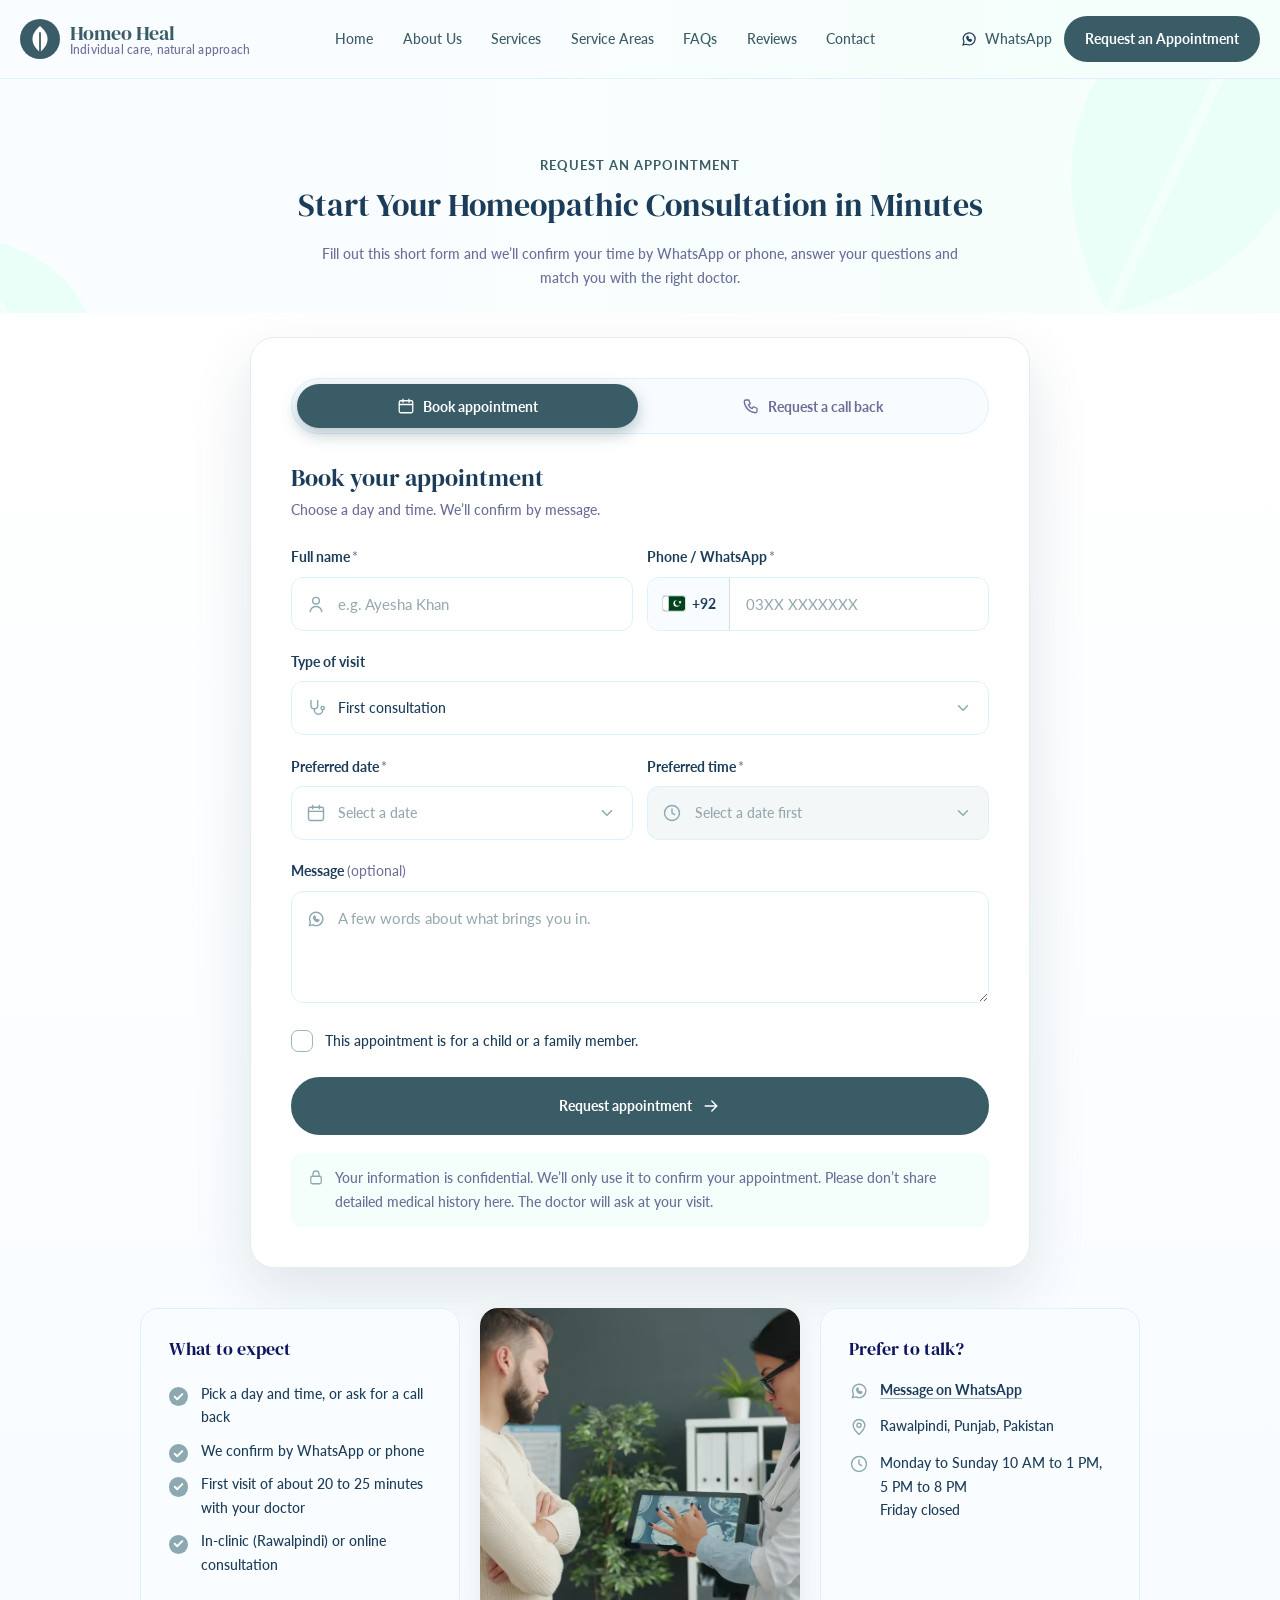
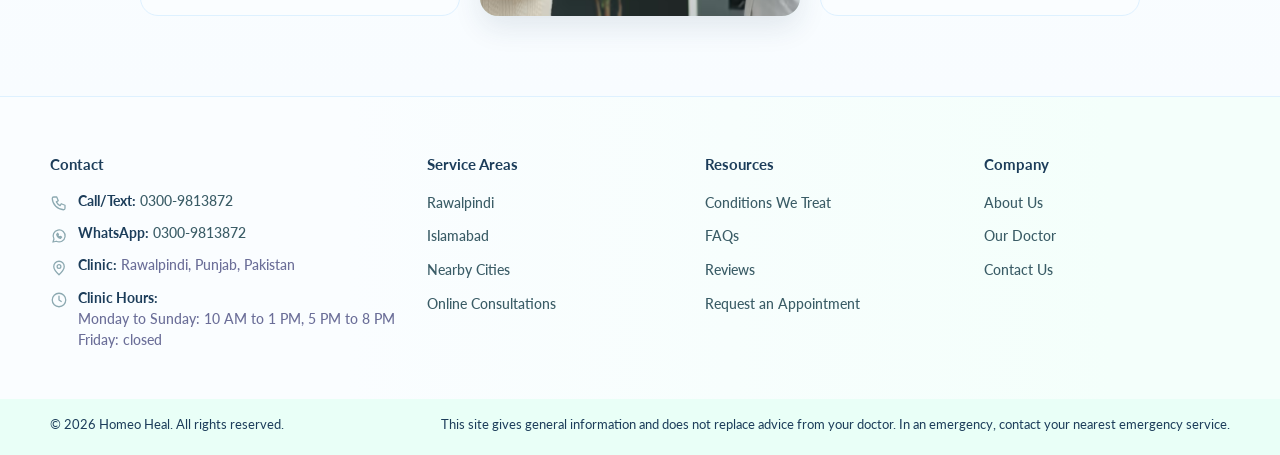
<file: request-an-appointment.html>
<!DOCTYPE html>
<html lang="en">
<head>
<meta charset="utf-8">
<meta name="viewport" content="width=device-width, initial-scale=1">
<title>Request an Appointment | Homeo Heal</title>
<meta name="description" content="Book a homeopathic consultation in Rawalpindi or online, or request a call back. Choose a day and time and we will confirm by message.">
<link rel="canonical" href="https://homeo-heal.pages.dev/request-an-appointment">
<meta property="og:url" content="https://homeo-heal.pages.dev/request-an-appointment">
<meta property="og:site_name" content="Homeo Heal">
<meta property="og:type" content="website">
<meta property="og:title" content="Request an Appointment | Homeo Heal">
<meta property="og:description" content="Book a homeopathic consultation in Rawalpindi or online, or request a call back. Choose a day and time and we will confirm by message.">
<meta property="og:image" content="https://homeo-heal.pages.dev/assets/images/remedies-bottles.jpg">
<link rel="icon" href="data:image/svg+xml,%3Csvg xmlns='http://www.w3.org/2000/svg' viewBox='0 0 40 40'%3E%3Ccircle cx='20' cy='20' r='20' fill='%233A5C66'/%3E%3Cpath d='M20 33C11 26 9 16 20 7c11 9 9 19 0 26Z' fill='%23fff'/%3E%3C/svg%3E">
<link rel="preconnect" href="https://fonts.googleapis.com">
<link rel="preconnect" href="https://fonts.gstatic.com" crossorigin>
<link href="https://fonts.googleapis.com/css2?family=DM+Serif+Display&family=Lato:wght@400;700;900&display=swap" rel="stylesheet">
<link rel="stylesheet" href="assets/css/style.css">
</head>
<body>

<svg width="0" height="0" style="position:absolute" aria-hidden="true" focusable="false">
  <defs>
    <symbol id="leaf" viewBox="0 0 100 100">
      <path d="M50 96C18 72 12 34 50 4c38 30 32 68 0 92Z" fill="currentColor"/>
      <path d="M50 96V22" stroke="#fff" stroke-opacity="0.45" stroke-width="2.5" stroke-linecap="round" fill="none"/>
    </symbol>
  </defs>
</svg>


<header class="site-header">
  <div class="wrap header-row">
    <a class="brand" href="/" aria-label="Homeo Heal, home">
      <svg class="brand-mark" viewBox="0 0 40 40" aria-hidden="true"><circle cx="20" cy="20" r="20" fill="#3A5C66"/><path d="M20 33C11 26 9 16 20 7c11 9 9 19 0 26Z" fill="#fff"/><path d="M20 33V14" stroke="#3A5C66" stroke-width="1.8" stroke-linecap="round"/></svg>
      <span>Homeo Heal<small>Individual care, natural approach</small></span>
    </a>

    <nav class="nav" id="nav" aria-label="Main">
      <ul class="menu">
        <li><a href="/">Home</a></li>
        <li><a href="/about">About Us</a></li>
        <li><a href="/services">Services</a></li>
        <li><a href="/service-areas">Service Areas</a></li>
        <li><a href="/faqs">FAQs</a></li>
        <li><a href="/reviews">Reviews</a></li>
        <li><a href="/contact">Contact</a></li>
      </ul>
    </nav>

    <div class="header-actions">
      <a class="header-phone" href="https://wa.me/923009813872?text=Hello%20Homeo%20Heal%2C%20I%20would%20like%20to%20book%20an%20appointment." rel="noopener"><svg viewBox="0 0 24 24" fill="none" stroke="currentColor" stroke-width="1.7" stroke-linecap="round" stroke-linejoin="round" aria-hidden="true"><path d="M4 20l1.3-4A8 8 0 1 1 8.5 19L4 20z"/><path d="M9 10c.5 2.5 2.5 4.5 5 5l1.5-1.5-2-1-1 .8c-.8-.4-1.6-1.2-2-2l.8-1-1-2z"/></svg>WhatsApp</a>
      <a class="btn btn--gold btn-long" href="/request-an-appointment">Request an Appointment</a>
      <a class="btn btn--gold btn-short" href="/request-an-appointment">Book</a>
      <button class="menu-toggle" id="menu-toggle" type="button" aria-expanded="false" aria-controls="nav">Menu</button>
    </div>
  </div>
</header>

<main id="top">

  <section class="req-hero">
    <svg class="banner-leaf l1" aria-hidden="true"><use href="#leaf"/></svg><svg class="banner-leaf l2" aria-hidden="true"><use href="#leaf"/></svg>
    <div class="wrap">
      <span class="eyebrow">Request an appointment</span>
      <h1>Start Your Homeopathic Consultation in Minutes</h1>
      <p>Fill out this short form and we’ll confirm your time by WhatsApp or phone, answer your questions and match you with the right doctor.</p>
    </div>
  </section>

  <section class="req-body">
    <div class="wrap">

      <div class="form-card form-card--lg" id="book">
        <div class="tabs" role="tablist" aria-label="Request type">
          <button class="tab" role="tab" id="tab-book" aria-selected="true" type="button" data-mode="book"><svg viewBox="0 0 24 24" fill="none" stroke="currentColor" stroke-width="1.7" stroke-linecap="round" stroke-linejoin="round" aria-hidden="true"><rect x="3" y="5" width="18" height="16" rx="2"/><path d="M3 10h18M8 3v4M16 3v4"/></svg>Book appointment</button>
          <button class="tab" role="tab" id="tab-callback" aria-selected="false" type="button" data-mode="callback"><svg viewBox="0 0 24 24" fill="none" stroke="currentColor" stroke-width="1.7" stroke-linecap="round" stroke-linejoin="round" aria-hidden="true"><path d="M5 4h4l2 5-2.5 1.5a11 11 0 0 0 5 5L15 13l5 2v4a2 2 0 0 1-2 2A16 16 0 0 1 3 6a2 2 0 0 1 2-2z"/></svg>Request a call back</button>
        </div>

        <form id="lead-form" novalidate aria-labelledby="form-title">
          <div class="form-head">
            <h2 id="form-title">Book your appointment</h2>
            <p class="sub-note" id="form-note">Choose a day and time. We’ll confirm by message.</p>
          </div>

          <div class="two">
            <div class="field">
              <label for="name">Full name<span class="req" aria-hidden="true">*</span></label>
              <div class="control"><svg class="lead" viewBox="0 0 24 24" fill="none" stroke="currentColor" stroke-width="1.7" stroke-linecap="round" stroke-linejoin="round" aria-hidden="true"><circle cx="12" cy="8" r="4"/><path d="M5 21c1-4 4-6 7-6s6 2 7 6"/></svg><input type="text" id="name" placeholder="e.g. Ayesha Khan" autocomplete="name" aria-describedby="name-err"></div>
              <div class="error" id="name-err" role="alert"></div>
            </div>
            <div class="field">
              <label for="phone">Phone / WhatsApp<span class="req" aria-hidden="true">*</span></label>
              <div class="control control--phone"><span class="prefix"><svg class="flag" viewBox="0 0 24 16" aria-hidden="true"><rect width="24" height="16" rx="2" fill="#01411c"/><rect width="6" height="16" rx="2" fill="#fff"/><rect x="4" width="2" height="16" fill="#fff"/><circle cx="15" cy="8" r="3.6" fill="#fff"/><circle cx="16.3" cy="7.3" r="3.2" fill="#01411c"/><path d="M18.6 4.6l.5 1.3 1.3.1-1 .9.3 1.3-1.1-.8-1.2.7.4-1.3-1-.9 1.3-.1z" fill="#fff"/></svg>+92</span><input type="tel" id="phone" placeholder="03XX XXXXXXX" autocomplete="tel" inputmode="tel" aria-describedby="phone-err"></div>
              <div class="error" id="phone-err" role="alert"></div>
            </div>
          </div>

          <div class="field">
            <label for="visit">Type of visit</label>
            <div class="control"><svg class="lead" viewBox="0 0 24 24" fill="none" stroke="currentColor" stroke-width="1.7" stroke-linecap="round" stroke-linejoin="round" aria-hidden="true"><path d="M6 3v6a4 4 0 0 0 8 0V3"/><path d="M10 13v1.5a5 5 0 0 0 10 0V14"/><circle cx="20" cy="12" r="2"/></svg>
              <select id="visit">
                <option value="First consultation" data-hint="About 20 to 25 minutes with your doctor">First consultation</option>
                <option value="Follow-up" data-hint="A shorter visit to review progress">Follow-up</option>
                <option value="Online video consultation" data-hint="Speak with your doctor from anywhere">Online video consultation</option>
              </select>
            </div>
          </div>

          <div id="when-fields">
            <div class="two">
              <div class="field">
                <label for="date">Preferred date<span class="req" aria-hidden="true">*</span></label>
                <div class="control"><svg class="lead" viewBox="0 0 24 24" fill="none" stroke="currentColor" stroke-width="1.7" stroke-linecap="round" stroke-linejoin="round" aria-hidden="true"><rect x="3" y="5" width="18" height="16" rx="2"/><path d="M3 10h18M8 3v4M16 3v4"/></svg><input type="date" id="date" aria-describedby="date-err"></div>
                <div class="error" id="date-err" role="alert"></div>
              </div>
              <div class="field">
                <label for="time">Preferred time<span class="req" aria-hidden="true">*</span></label>
                <div class="control"><svg class="lead" viewBox="0 0 24 24" fill="none" stroke="currentColor" stroke-width="1.7" stroke-linecap="round" stroke-linejoin="round" aria-hidden="true"><circle cx="12" cy="12" r="9"/><path d="M12 7v5l3 2"/></svg>
                  <select id="time" aria-describedby="time-err" disabled>
                    <option value="">Select a date first</option>
                  </select>
                </div>
                <div class="error" id="time-err" role="alert"></div>
              </div>
            </div>
          </div>

          <div class="field">
            <label for="message">Message <span class="opt">(optional)</span></label>
            <div class="control control--area"><svg class="lead" viewBox="0 0 24 24" fill="none" stroke="currentColor" stroke-width="1.7" stroke-linecap="round" stroke-linejoin="round" aria-hidden="true"><path d="M4 20l1.3-4A8 8 0 1 1 8.5 19L4 20z"/><path d="M9 10c.5 2.5 2.5 4.5 5 5l1.5-1.5-2-1-1 .8c-.8-.4-1.6-1.2-2-2l.8-1-1-2z"/></svg><textarea id="message" placeholder="A few words about what brings you in."></textarea></div>
          </div>

          <label class="check">
            <input type="checkbox" id="for-other">
            <span class="box"><svg viewBox="0 0 24 24" fill="none" stroke="currentColor" stroke-width="1.7" stroke-linecap="round" stroke-linejoin="round" aria-hidden="true"><path d="M5 12.5l4.5 4.5L19 7.5" stroke-width="3"/></svg></span>
            <span>This appointment is for a child or a family member.</span>
          </label>

          <button class="btn btn--gold submit" type="submit" id="submit-btn"><span class="label">Request appointment</span><svg viewBox="0 0 24 24" fill="none" stroke="currentColor" stroke-width="1.7" stroke-linecap="round" stroke-linejoin="round" aria-hidden="true"><path d="M5 12h14M13 6l6 6-6 6"/></svg><span class="spin" aria-hidden="true"></span></button>
          <p class="send-error" id="form-error" role="alert" hidden>Sorry, we couldn’t send your request just now. Please check your connection and try again, or message us on WhatsApp.</p>
          <p class="secure"><svg viewBox="0 0 24 24" fill="none" stroke="currentColor" stroke-width="1.7" stroke-linecap="round" stroke-linejoin="round" aria-hidden="true"><rect x="5" y="11" width="14" height="10" rx="2"/><path d="M8 11V8a4 4 0 0 1 8 0v3"/></svg><span>Your information is confidential. We’ll only use it to confirm your appointment. Please don’t share detailed medical history here. The doctor will ask at your visit.</span></p>
        </form>

        <div id="confirm" hidden tabindex="-1">
          <div class="ok-ico"><svg viewBox="0 0 24 24" fill="none" stroke="currentColor" stroke-width="1.7" stroke-linecap="round" stroke-linejoin="round" aria-hidden="true"><path d="M5 12.5l4.5 4.5L19 7.5" stroke-width="3"/></svg></div>
          <h2>Please review your request</h2>
          <p class="sub-note">Check your details, then press Submit to send them to the clinic. We will confirm your appointment by call or message.</p>
          <ul class="summary" id="summary"></ul>
          <p class="send-error" id="send-error" role="alert" hidden>Sorry, we couldn’t send your request just now. Please check your connection and press Submit again, or message us on WhatsApp.</p>
          <div class="confirm-actions">
            <button class="btn submit" type="button" id="submit-final"><span class="label">Submit</span><svg viewBox="0 0 24 24" fill="none" stroke="currentColor" stroke-width="1.7" stroke-linecap="round" stroke-linejoin="round" aria-hidden="true"><path d="M5 12h14M13 6l6 6-6 6"/></svg><span class="spin" aria-hidden="true"></span></button>
            <button class="btn btn--outline" type="button" id="edit-btn">Change details</button>
          </div>
        </div>

        <div id="success" hidden tabindex="-1">
          <div class="ok-ico big"><svg viewBox="0 0 24 24" fill="none" stroke="currentColor" stroke-width="1.7" stroke-linecap="round" stroke-linejoin="round" aria-hidden="true"><path d="M5 12.5l4.5 4.5L19 7.5" stroke-width="3"/></svg></div>
          <h2 id="success-title">Thank you!</h2>
          <p class="sub-note">Your request has been received. Our team will confirm your appointment by phone or WhatsApp shortly.</p>
          <p class="success-count" id="success-count" aria-live="polite"></p>
        </div>
      </div>

      <div class="req-info">
        <div class="side-card">
          <h3>What to expect</h3>
          <ul class="ticks">
            <li>Pick a day and time, or ask for a call back</li>
            <li>We confirm by WhatsApp or phone</li>
            <li>First visit of about 20 to 25 minutes with your doctor</li>
            <li>In-clinic (Rawalpindi) or online consultation</li>
          </ul>
        </div>
        <figure class="photo wide"><picture><source srcset="assets/images/doctor-tablet.avif" type="image/avif"><img src="assets/images/doctor-tablet.jpg" alt="Doctor reviewing information on a tablet with a patient" width="1200" height="800" loading="lazy"></picture></figure>
        <div class="side-card">
          <h3>Prefer to talk?</h3>
          <ul class="side-contact">
            <li><svg viewBox="0 0 24 24" fill="none" stroke="currentColor" stroke-width="1.7" stroke-linecap="round" stroke-linejoin="round" aria-hidden="true"><path d="M4 20l1.3-4A8 8 0 1 1 8.5 19L4 20z"/><path d="M9 10c.5 2.5 2.5 4.5 5 5l1.5-1.5-2-1-1 .8c-.8-.4-1.6-1.2-2-2l.8-1-1-2z"/></svg><span><a href="https://wa.me/923009813872?text=Hello%20Homeo%20Heal%2C%20I%20would%20like%20to%20book%20an%20appointment." rel="noopener">Message on WhatsApp</a></span></li>
            <li><svg viewBox="0 0 24 24" fill="none" stroke="currentColor" stroke-width="1.7" stroke-linecap="round" stroke-linejoin="round" aria-hidden="true"><path d="M12 21s-7-6.5-7-11a7 7 0 0 1 14 0c0 4.5-7 11-7 11z"/><circle cx="12" cy="10" r="2.5"/></svg><span>Rawalpindi, Punjab, Pakistan</span></li>
            <li><svg viewBox="0 0 24 24" fill="none" stroke="currentColor" stroke-width="1.7" stroke-linecap="round" stroke-linejoin="round" aria-hidden="true"><circle cx="12" cy="12" r="9"/><path d="M12 7v5l3 2"/></svg><span>Monday to Sunday 10 AM to 1 PM, 5 PM to 8 PM<br>Friday closed</span></li>
          </ul>
        </div>
      </div>

    </div>
  </section>
</main>

<footer class="site-footer">
  <div class="wrap">
    <div class="footer-row">
      <div class="foot-contact">
        <span class="foot-head">Contact</span>
        <p><svg viewBox="0 0 24 24" fill="none" stroke="currentColor" stroke-width="1.7" stroke-linecap="round" stroke-linejoin="round" aria-hidden="true"><path d="M5 4h4l2 5-2.5 1.5a11 11 0 0 0 5 5L15 13l5 2v4a2 2 0 0 1-2 2A16 16 0 0 1 3 6a2 2 0 0 1 2-2z"/></svg><span><strong>Call/Text:</strong> <a href="tel:+923009813872">0300-9813872</a></span></p>
        <p><svg viewBox="0 0 24 24" fill="none" stroke="currentColor" stroke-width="1.7" stroke-linecap="round" stroke-linejoin="round" aria-hidden="true"><path d="M4 20l1.3-4A8 8 0 1 1 8.5 19L4 20z"/><path d="M9 10c.5 2.5 2.5 4.5 5 5l1.5-1.5-2-1-1 .8c-.8-.4-1.6-1.2-2-2l.8-1-1-2z"/></svg><span><strong>WhatsApp:</strong> <a href="https://wa.me/923009813872" rel="noopener">0300-9813872</a></span></p>
        <p><svg viewBox="0 0 24 24" fill="none" stroke="currentColor" stroke-width="1.7" stroke-linecap="round" stroke-linejoin="round" aria-hidden="true"><path d="M12 21s-7-6.5-7-11a7 7 0 0 1 14 0c0 4.5-7 11-7 11z"/><circle cx="12" cy="10" r="2.5"/></svg><span><strong>Clinic:</strong> Rawalpindi, Punjab, Pakistan</span></p>
        <p><svg viewBox="0 0 24 24" fill="none" stroke="currentColor" stroke-width="1.7" stroke-linecap="round" stroke-linejoin="round" aria-hidden="true"><circle cx="12" cy="12" r="9"/><path d="M12 7v5l3 2"/></svg><span><strong>Clinic Hours:</strong><br>Monday to Sunday: 10 AM to 1 PM, 5 PM to 8 PM<br>Friday: closed</span></p>
      </div>
      <div>
        <span class="foot-head">Service Areas</span>
        <ul class="foot-links">
          <li><a href="/service-areas#rawalpindi">Rawalpindi</a></li>
          <li><a href="/service-areas#islamabad">Islamabad</a></li>
          <li><a href="/service-areas#nearby">Nearby Cities</a></li>
          <li><a href="/service-areas#online">Online Consultations</a></li>
        </ul>
      </div>
      <div>
        <span class="foot-head">Resources</span>
        <ul class="foot-links">
          <li><a href="/services">Conditions We Treat</a></li>
          <li><a href="/faqs">FAQs</a></li>
          <li><a href="/reviews">Reviews</a></li>
          <li><a href="/request-an-appointment">Request an Appointment</a></li>
        </ul>
      </div>
      <div>
        <span class="foot-head">Company</span>
        <ul class="foot-links">
          <li><a href="/about">About Us</a></li>
          <li><a href="/about#doctors">Our Doctor</a></li>
          <li><a href="/contact">Contact Us</a></li>
        </ul>
      </div>
    </div>
  </div>
</footer>
<div class="copyrightDiv">
  <div class="wrap copyright">
    <span>© 2026 Homeo Heal. All rights reserved.</span>
    <span>This site gives general information and does not replace advice from your doctor. In an emergency, contact your nearest emergency service.</span>
  </div>
</div>

<!-- Floating booking button and popup -->
<button class="fab-book" id="fab-book" type="button" aria-haspopup="dialog" aria-controls="bk-modal"><svg viewBox="0 0 24 24" fill="none" stroke="currentColor" stroke-width="1.7" stroke-linecap="round" stroke-linejoin="round" aria-hidden="true"><path d="M4 20l1.3-4A8 8 0 1 1 8.5 19L4 20z"/><path d="M9 10c.5 2.5 2.5 4.5 5 5l1.5-1.5-2-1-1 .8c-.8-.4-1.6-1.2-2-2l.8-1-1-2z"/></svg><span>Book an Appointment</span></button>
<div class="bk-modal" id="bk-modal" role="dialog" aria-modal="true" aria-labelledby="bk-title" hidden>
  <div class="bk-card">
    <div class="bk-head">
      <span class="bk-head-ico"><svg viewBox="0 0 24 24" fill="none" stroke="currentColor" stroke-width="1.7" stroke-linecap="round" stroke-linejoin="round" aria-hidden="true"><rect x="3" y="5" width="18" height="16" rx="2"/><path d="M3 10h18M8 3v4M16 3v4"/></svg></span>
      <h2 id="bk-title">Book an Appointment</h2>
      <button class="bk-close" id="bk-close" type="button" aria-label="Close">&times;</button>
    </div>

    <div class="bk-step bk-detail">
      <picture><source srcset="assets/images/doctor-wahid.avif" type="image/avif"><img class="bk-photo" src="assets/images/doctor-wahid.jpg" alt="Dr. Wahid-ur-Rehman" width="84" height="84" loading="lazy"></picture>
      <h3>Dr. Wahid-ur-Rehman, BHMS</h3>
      <p class="bk-desc">Book an <strong>online video consultation</strong> from anywhere in Pakistan or overseas, or a <strong>clinic appointment</strong> at our Rawalpindi clinic. The first visit takes about 20 to 25 minutes.<br><strong>Clinic Hours:</strong><br>Monday to Sunday: 10 AM to 1 PM and 5 PM to 8 PM<br>Friday: Closed<br><strong>Consultation fee: Rs. 1,000.</strong></p>
      <button class="bk-wa" id="bk-wa" type="button"><svg viewBox="0 0 24 24" fill="none" stroke="currentColor" stroke-width="1.7" stroke-linecap="round" stroke-linejoin="round" aria-hidden="true"><path d="M4 20l1.3-4A8 8 0 1 1 8.5 19L4 20z"/><path d="M9 10c.5 2.5 2.5 4.5 5 5l1.5-1.5-2-1-1 .8c-.8-.4-1.6-1.2-2-2l.8-1-1-2z"/></svg><span>Book Now on WhatsApp</span></button>
    </div>
  </div>
</div>

<script src="assets/js/main.js"></script>
</body>
</html>
</file>
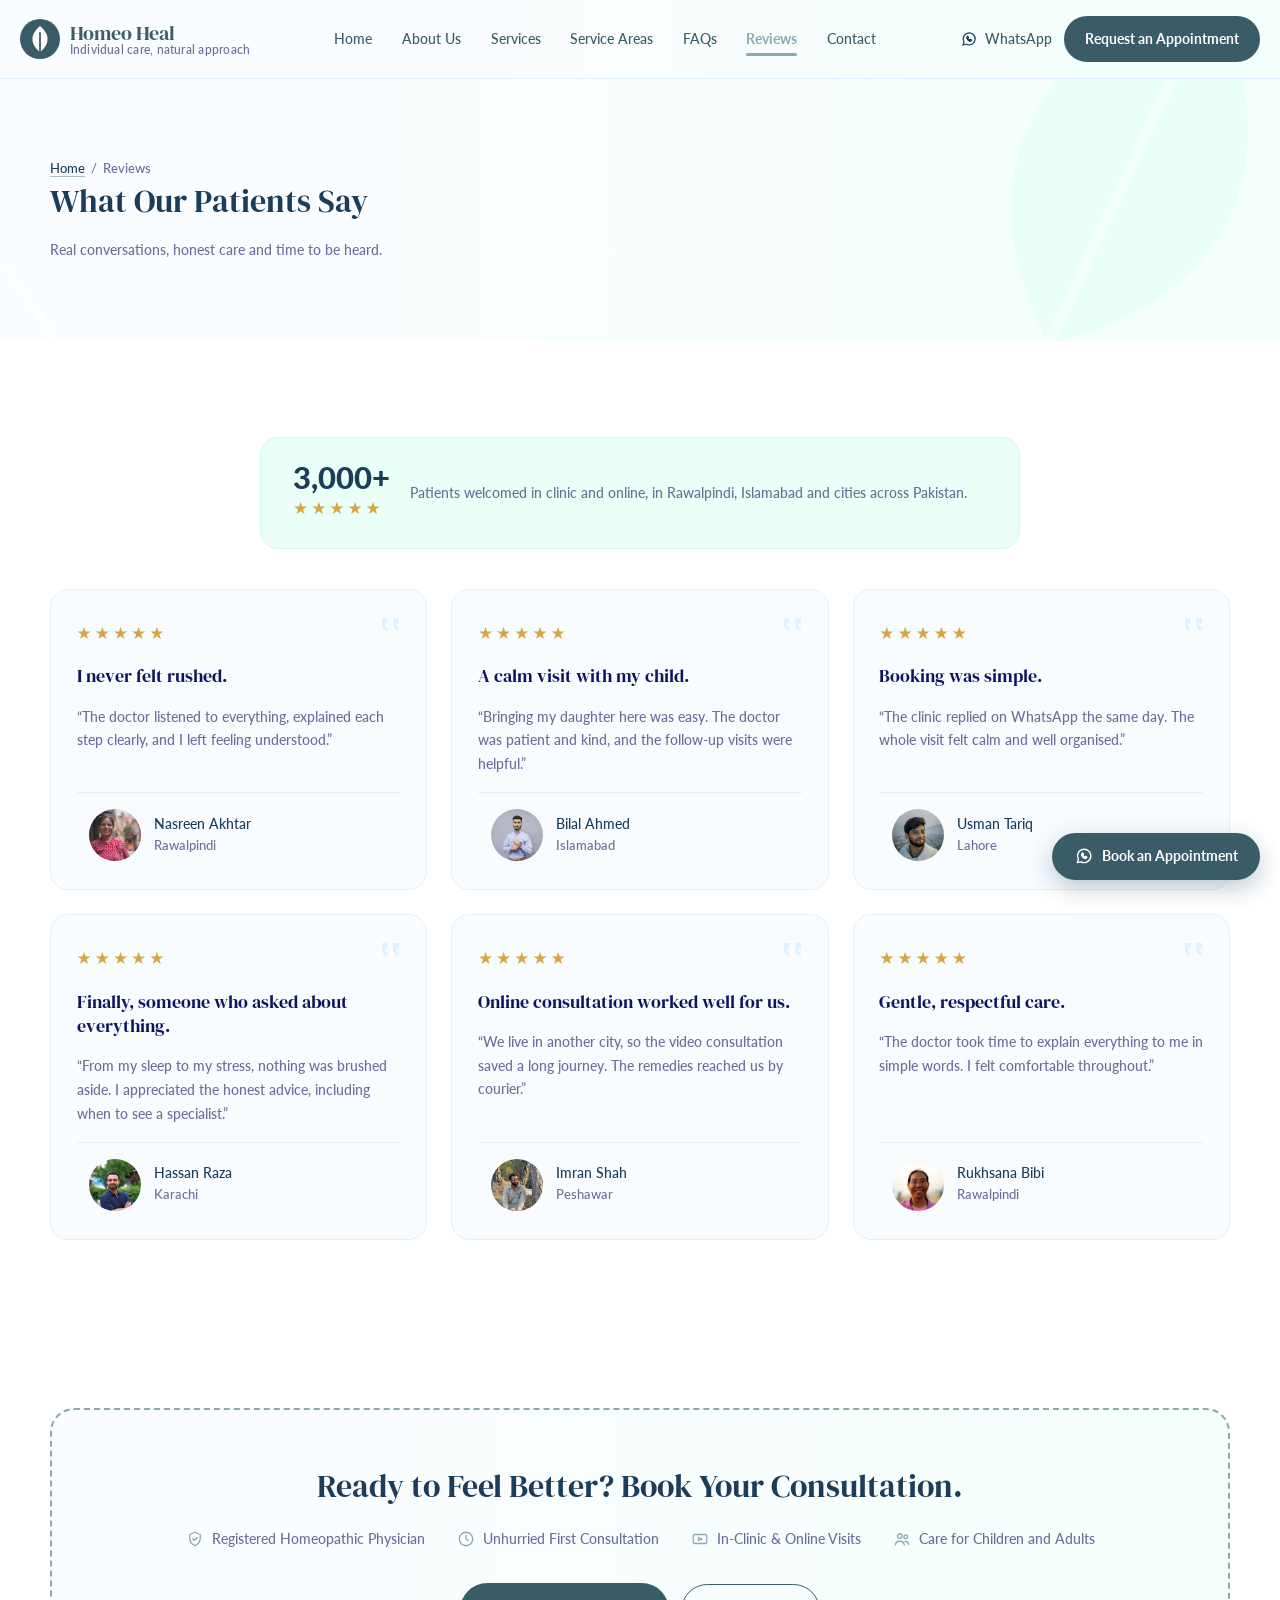
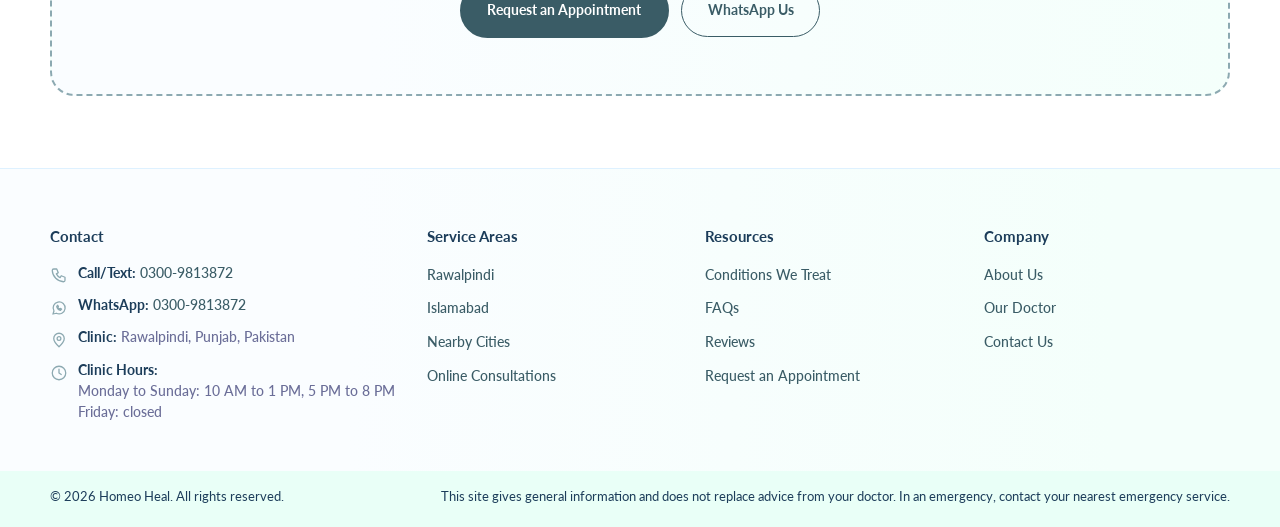
<file: reviews.html>
<!DOCTYPE html>
<html lang="en">
<head>
<meta charset="utf-8">
<meta name="viewport" content="width=device-width, initial-scale=1">
<title>Patient Reviews | Homeo Heal</title>
<meta name="description" content="Read what patients say about unhurried, personal homeopathic care at Homeo Heal.">
<link rel="canonical" href="https://homeo-heal.pages.dev/reviews">
<meta property="og:url" content="https://homeo-heal.pages.dev/reviews">
<meta property="og:site_name" content="Homeo Heal">
<meta property="og:type" content="website">
<meta property="og:title" content="Patient Reviews | Homeo Heal">
<meta property="og:description" content="Read what patients say about unhurried, personal homeopathic care at Homeo Heal.">
<meta property="og:image" content="https://homeo-heal.pages.dev/assets/images/remedies-bottles.jpg">
<link rel="icon" href="data:image/svg+xml,%3Csvg xmlns='http://www.w3.org/2000/svg' viewBox='0 0 40 40'%3E%3Ccircle cx='20' cy='20' r='20' fill='%233A5C66'/%3E%3Cpath d='M20 33C11 26 9 16 20 7c11 9 9 19 0 26Z' fill='%23fff'/%3E%3C/svg%3E">
<link rel="preconnect" href="https://fonts.googleapis.com">
<link rel="preconnect" href="https://fonts.gstatic.com" crossorigin>
<link href="https://fonts.googleapis.com/css2?family=DM+Serif+Display&family=Lato:wght@400;700;900&display=swap" rel="stylesheet">
<link rel="stylesheet" href="assets/css/style.css">
</head>
<body>

<svg width="0" height="0" style="position:absolute" aria-hidden="true" focusable="false">
  <defs>
    <symbol id="leaf" viewBox="0 0 100 100">
      <path d="M50 96C18 72 12 34 50 4c38 30 32 68 0 92Z" fill="currentColor"/>
      <path d="M50 96V22" stroke="#fff" stroke-opacity="0.45" stroke-width="2.5" stroke-linecap="round" fill="none"/>
    </symbol>
  </defs>
</svg>


<header class="site-header">
  <div class="wrap header-row">
    <a class="brand" href="/" aria-label="Homeo Heal, home">
      <svg class="brand-mark" viewBox="0 0 40 40" aria-hidden="true"><circle cx="20" cy="20" r="20" fill="#3A5C66"/><path d="M20 33C11 26 9 16 20 7c11 9 9 19 0 26Z" fill="#fff"/><path d="M20 33V14" stroke="#3A5C66" stroke-width="1.8" stroke-linecap="round"/></svg>
      <span>Homeo Heal<small>Individual care, natural approach</small></span>
    </a>

    <nav class="nav" id="nav" aria-label="Main">
      <ul class="menu">
        <li><a href="/">Home</a></li>
        <li><a href="/about">About Us</a></li>
        <li><a href="/services">Services</a></li>
        <li><a href="/service-areas">Service Areas</a></li>
        <li><a href="/faqs">FAQs</a></li>
        <li><a href="/reviews" aria-current="page">Reviews</a></li>
        <li><a href="/contact">Contact</a></li>
      </ul>
    </nav>

    <div class="header-actions">
      <a class="header-phone" href="https://wa.me/923009813872?text=Hello%20Homeo%20Heal%2C%20I%20would%20like%20to%20book%20an%20appointment." rel="noopener"><svg viewBox="0 0 24 24" fill="none" stroke="currentColor" stroke-width="1.7" stroke-linecap="round" stroke-linejoin="round" aria-hidden="true"><path d="M4 20l1.3-4A8 8 0 1 1 8.5 19L4 20z"/><path d="M9 10c.5 2.5 2.5 4.5 5 5l1.5-1.5-2-1-1 .8c-.8-.4-1.6-1.2-2-2l.8-1-1-2z"/></svg>WhatsApp</a>
      <a class="btn btn--gold btn-long" href="/request-an-appointment">Request an Appointment</a>
      <a class="btn btn--gold btn-short" href="/request-an-appointment">Book</a>
      <button class="menu-toggle" id="menu-toggle" type="button" aria-expanded="false" aria-controls="nav">Menu</button>
    </div>
  </div>
</header>

<main id="top">

  <section class="page-hero">
    <svg class="banner-leaf l1" aria-hidden="true"><use href="#leaf"/></svg><svg class="banner-leaf l2" aria-hidden="true"><use href="#leaf"/></svg>
    <div class="wrap">
      <p class="crumbs"><a href="/">Home</a> &nbsp;/&nbsp; Reviews</p>
      <h1>What Our Patients Say</h1>
      <p>Real conversations, honest care and time to be heard.</p>
    </div>
  </section>

  <section class="section">
    <div class="wrap">
      <div class="rating-box">
        <div><div class="big"><span class="count" data-target="3000">3,000</span>+</div><div class="stars" aria-hidden="true">★★★★★</div></div>
        <p style="margin:0;color:var(--muted)">Patients welcomed in clinic and online, in Rawalpindi, Islamabad and cities across Pakistan.</p>
      </div>
      <div class="reviews-grid three">
        <article class="review-card">
          <svg class="quote-ico" viewBox="0 0 24 24" fill="none" stroke="currentColor" stroke-width="1.7" stroke-linecap="round" stroke-linejoin="round" aria-hidden="true"><path d="M7 7h4v4H9c0 2 .8 3 2 3v2c-3 0-4-2-4-5V7zm8 0h4v4h-2c0 2 .8 3 2 3v2c-3 0-4-2-4-5V7z" fill="currentColor" stroke="none"/></svg>
          <div class="stars" aria-label="5 out of 5 stars">★★★★★</div>
          <h3>I never felt rushed.</h3>
          <blockquote>“The doctor listened to everything, explained each step clearly, and I left feeling understood.”</blockquote>
          <div class="author">
            <picture><source srcset="assets/images/av2.avif" type="image/avif"><img src="assets/images/av2.jpg" alt="Portrait of Nasreen Akhtar" width="52" height="52" loading="lazy"></picture>
            <div><div class="name">Nasreen Akhtar</div><div class="loc">Rawalpindi</div></div>
          </div>
        </article>
        <article class="review-card">
          <svg class="quote-ico" viewBox="0 0 24 24" fill="none" stroke="currentColor" stroke-width="1.7" stroke-linecap="round" stroke-linejoin="round" aria-hidden="true"><path d="M7 7h4v4H9c0 2 .8 3 2 3v2c-3 0-4-2-4-5V7zm8 0h4v4h-2c0 2 .8 3 2 3v2c-3 0-4-2-4-5V7z" fill="currentColor" stroke="none"/></svg>
          <div class="stars" aria-label="5 out of 5 stars">★★★★★</div>
          <h3>A calm visit with my child.</h3>
          <blockquote>“Bringing my daughter here was easy. The doctor was patient and kind, and the follow-up visits were helpful.”</blockquote>
          <div class="author">
            <picture><source srcset="assets/images/av3.avif" type="image/avif"><img src="assets/images/av3.jpg" alt="Portrait of Bilal Ahmed" width="52" height="52" loading="lazy"></picture>
            <div><div class="name">Bilal Ahmed</div><div class="loc">Islamabad</div></div>
          </div>
        </article>
        <article class="review-card">
          <svg class="quote-ico" viewBox="0 0 24 24" fill="none" stroke="currentColor" stroke-width="1.7" stroke-linecap="round" stroke-linejoin="round" aria-hidden="true"><path d="M7 7h4v4H9c0 2 .8 3 2 3v2c-3 0-4-2-4-5V7zm8 0h4v4h-2c0 2 .8 3 2 3v2c-3 0-4-2-4-5V7z" fill="currentColor" stroke="none"/></svg>
          <div class="stars" aria-label="5 out of 5 stars">★★★★★</div>
          <h3>Booking was simple.</h3>
          <blockquote>“The clinic replied on WhatsApp the same day. The whole visit felt calm and well organised.”</blockquote>
          <div class="author">
            <picture><source srcset="assets/images/av7.avif" type="image/avif"><img src="assets/images/av7.jpg" alt="Portrait of Usman Tariq" width="52" height="52" loading="lazy"></picture>
            <div><div class="name">Usman Tariq</div><div class="loc">Lahore</div></div>
          </div>
        </article>
        <article class="review-card">
          <svg class="quote-ico" viewBox="0 0 24 24" fill="none" stroke="currentColor" stroke-width="1.7" stroke-linecap="round" stroke-linejoin="round" aria-hidden="true"><path d="M7 7h4v4H9c0 2 .8 3 2 3v2c-3 0-4-2-4-5V7zm8 0h4v4h-2c0 2 .8 3 2 3v2c-3 0-4-2-4-5V7z" fill="currentColor" stroke="none"/></svg>
          <div class="stars" aria-label="5 out of 5 stars">★★★★★</div>
          <h3>Finally, someone who asked about everything.</h3>
          <blockquote>“From my sleep to my stress, nothing was brushed aside. I appreciated the honest advice, including when to see a specialist.”</blockquote>
          <div class="author">
            <picture><source srcset="assets/images/av4.avif" type="image/avif"><img src="assets/images/av4.jpg" alt="Portrait of Hassan Raza" width="52" height="52" loading="lazy"></picture>
            <div><div class="name">Hassan Raza</div><div class="loc">Karachi</div></div>
          </div>
        </article>
        <article class="review-card">
          <svg class="quote-ico" viewBox="0 0 24 24" fill="none" stroke="currentColor" stroke-width="1.7" stroke-linecap="round" stroke-linejoin="round" aria-hidden="true"><path d="M7 7h4v4H9c0 2 .8 3 2 3v2c-3 0-4-2-4-5V7zm8 0h4v4h-2c0 2 .8 3 2 3v2c-3 0-4-2-4-5V7z" fill="currentColor" stroke="none"/></svg>
          <div class="stars" aria-label="5 out of 5 stars">★★★★★</div>
          <h3>Online consultation worked well for us.</h3>
          <blockquote>“We live in another city, so the video consultation saved a long journey. The remedies reached us by courier.”</blockquote>
          <div class="author">
            <picture><source srcset="assets/images/av5.avif" type="image/avif"><img src="assets/images/av5.jpg" alt="Portrait of Imran Shah" width="52" height="52" loading="lazy"></picture>
            <div><div class="name">Imran Shah</div><div class="loc">Peshawar</div></div>
          </div>
        </article>
        <article class="review-card">
          <svg class="quote-ico" viewBox="0 0 24 24" fill="none" stroke="currentColor" stroke-width="1.7" stroke-linecap="round" stroke-linejoin="round" aria-hidden="true"><path d="M7 7h4v4H9c0 2 .8 3 2 3v2c-3 0-4-2-4-5V7zm8 0h4v4h-2c0 2 .8 3 2 3v2c-3 0-4-2-4-5V7z" fill="currentColor" stroke="none"/></svg>
          <div class="stars" aria-label="5 out of 5 stars">★★★★★</div>
          <h3>Gentle, respectful care.</h3>
          <blockquote>“The doctor took time to explain everything to me in simple words. I felt comfortable throughout.”</blockquote>
          <div class="author">
            <picture><source srcset="assets/images/av6.avif" type="image/avif"><img src="assets/images/av6.jpg" alt="Portrait of Rukhsana Bibi" width="52" height="52" loading="lazy"></picture>
            <div><div class="name">Rukhsana Bibi</div><div class="loc">Rawalpindi</div></div>
          </div>
        </article>
      </div>
    </div>
  </section>

  <section class="cta">
    <svg class="banner-leaf l1" aria-hidden="true"><use href="#leaf"/></svg>
    <div class="wrap">
      <h2>Ready to Feel Better? Book Your Consultation.</h2>
      <div class="cta-features">
        <p><svg viewBox="0 0 24 24" fill="none" stroke="currentColor" stroke-width="1.7" stroke-linecap="round" stroke-linejoin="round" aria-hidden="true"><path d="M12 3l7 3v5c0 5-3 8-7 10-4-2-7-5-7-10V6l7-3z"/><path d="M9 12l2 2 4-4"/></svg>Registered Homeopathic Physician</p>
        <p><svg viewBox="0 0 24 24" fill="none" stroke="currentColor" stroke-width="1.7" stroke-linecap="round" stroke-linejoin="round" aria-hidden="true"><circle cx="12" cy="12" r="9"/><path d="M12 7v5l3 2"/></svg>Unhurried First Consultation</p>
        <p><svg viewBox="0 0 24 24" fill="none" stroke="currentColor" stroke-width="1.7" stroke-linecap="round" stroke-linejoin="round" aria-hidden="true"><rect x="3" y="6" width="18" height="12" rx="2"/><path d="M10 10l5 2-5 2z"/></svg>In-Clinic &amp; Online Visits</p>
        <p><svg viewBox="0 0 24 24" fill="none" stroke="currentColor" stroke-width="1.7" stroke-linecap="round" stroke-linejoin="round" aria-hidden="true"><circle cx="9" cy="8" r="3"/><circle cx="17" cy="9" r="2.5"/><path d="M3 20c.5-3.5 3-5 6-5s5.5 1.5 6 5"/><path d="M16 15c2.5 0 4 1.2 5 4"/></svg>Care for Children and Adults</p>
      </div>
      <div class="btn-row pair center">
        <a class="btn btn--gold" href="/request-an-appointment"><span class="lb-l">Request an Appointment</span><span class="lb-s">Book Appointment</span></a>
        <a class="btn btn--light" href="https://wa.me/923009813872?text=Hello%20Homeo%20Heal%2C%20I%20would%20like%20to%20book%20an%20appointment." rel="noopener"><span class="lb-l">WhatsApp Us</span><span class="lb-s">WhatsApp</span></a>
      </div>
    </div>
  </section>
</main>

<footer class="site-footer">
  <div class="wrap">
    <div class="footer-row">
      <div class="foot-contact">
        <span class="foot-head">Contact</span>
        <p><svg viewBox="0 0 24 24" fill="none" stroke="currentColor" stroke-width="1.7" stroke-linecap="round" stroke-linejoin="round" aria-hidden="true"><path d="M5 4h4l2 5-2.5 1.5a11 11 0 0 0 5 5L15 13l5 2v4a2 2 0 0 1-2 2A16 16 0 0 1 3 6a2 2 0 0 1 2-2z"/></svg><span><strong>Call/Text:</strong> <a href="tel:+923009813872">0300-9813872</a></span></p>
        <p><svg viewBox="0 0 24 24" fill="none" stroke="currentColor" stroke-width="1.7" stroke-linecap="round" stroke-linejoin="round" aria-hidden="true"><path d="M4 20l1.3-4A8 8 0 1 1 8.5 19L4 20z"/><path d="M9 10c.5 2.5 2.5 4.5 5 5l1.5-1.5-2-1-1 .8c-.8-.4-1.6-1.2-2-2l.8-1-1-2z"/></svg><span><strong>WhatsApp:</strong> <a href="https://wa.me/923009813872" rel="noopener">0300-9813872</a></span></p>
        <p><svg viewBox="0 0 24 24" fill="none" stroke="currentColor" stroke-width="1.7" stroke-linecap="round" stroke-linejoin="round" aria-hidden="true"><path d="M12 21s-7-6.5-7-11a7 7 0 0 1 14 0c0 4.5-7 11-7 11z"/><circle cx="12" cy="10" r="2.5"/></svg><span><strong>Clinic:</strong> Rawalpindi, Punjab, Pakistan</span></p>
        <p><svg viewBox="0 0 24 24" fill="none" stroke="currentColor" stroke-width="1.7" stroke-linecap="round" stroke-linejoin="round" aria-hidden="true"><circle cx="12" cy="12" r="9"/><path d="M12 7v5l3 2"/></svg><span><strong>Clinic Hours:</strong><br>Monday to Sunday: 10 AM to 1 PM, 5 PM to 8 PM<br>Friday: closed</span></p>
      </div>
      <div>
        <span class="foot-head">Service Areas</span>
        <ul class="foot-links">
          <li><a href="/service-areas#rawalpindi">Rawalpindi</a></li>
          <li><a href="/service-areas#islamabad">Islamabad</a></li>
          <li><a href="/service-areas#nearby">Nearby Cities</a></li>
          <li><a href="/service-areas#online">Online Consultations</a></li>
        </ul>
      </div>
      <div>
        <span class="foot-head">Resources</span>
        <ul class="foot-links">
          <li><a href="/services">Conditions We Treat</a></li>
          <li><a href="/faqs">FAQs</a></li>
          <li><a href="/reviews">Reviews</a></li>
          <li><a href="/request-an-appointment">Request an Appointment</a></li>
        </ul>
      </div>
      <div>
        <span class="foot-head">Company</span>
        <ul class="foot-links">
          <li><a href="/about">About Us</a></li>
          <li><a href="/about#doctors">Our Doctor</a></li>
          <li><a href="/contact">Contact Us</a></li>
        </ul>
      </div>
    </div>
  </div>
</footer>
<div class="copyrightDiv">
  <div class="wrap copyright">
    <span>© 2026 Homeo Heal. All rights reserved.</span>
    <span>This site gives general information and does not replace advice from your doctor. In an emergency, contact your nearest emergency service.</span>
  </div>
</div>

<!-- Floating booking button and popup -->
<button class="fab-book" id="fab-book" type="button" aria-haspopup="dialog" aria-controls="bk-modal"><svg viewBox="0 0 24 24" fill="none" stroke="currentColor" stroke-width="1.7" stroke-linecap="round" stroke-linejoin="round" aria-hidden="true"><path d="M4 20l1.3-4A8 8 0 1 1 8.5 19L4 20z"/><path d="M9 10c.5 2.5 2.5 4.5 5 5l1.5-1.5-2-1-1 .8c-.8-.4-1.6-1.2-2-2l.8-1-1-2z"/></svg><span>Book an Appointment</span></button>
<div class="bk-modal" id="bk-modal" role="dialog" aria-modal="true" aria-labelledby="bk-title" hidden>
  <div class="bk-card">
    <div class="bk-head">
      <span class="bk-head-ico"><svg viewBox="0 0 24 24" fill="none" stroke="currentColor" stroke-width="1.7" stroke-linecap="round" stroke-linejoin="round" aria-hidden="true"><rect x="3" y="5" width="18" height="16" rx="2"/><path d="M3 10h18M8 3v4M16 3v4"/></svg></span>
      <h2 id="bk-title">Book an Appointment</h2>
      <button class="bk-close" id="bk-close" type="button" aria-label="Close">&times;</button>
    </div>

    <div class="bk-step bk-detail">
      <picture><source srcset="assets/images/doctor-wahid.avif" type="image/avif"><img class="bk-photo" src="assets/images/doctor-wahid.jpg" alt="Dr. Wahid-ur-Rehman" width="84" height="84" loading="lazy"></picture>
      <h3>Dr. Wahid-ur-Rehman, BHMS</h3>
      <p class="bk-desc">Book an <strong>online video consultation</strong> from anywhere in Pakistan or overseas, or a <strong>clinic appointment</strong> at our Rawalpindi clinic. The first visit takes about 20 to 25 minutes.<br><strong>Clinic Hours:</strong><br>Monday to Sunday: 10 AM to 1 PM and 5 PM to 8 PM<br>Friday: Closed<br><strong>Consultation fee: Rs. 1,000.</strong></p>
      <button class="bk-wa" id="bk-wa" type="button"><svg viewBox="0 0 24 24" fill="none" stroke="currentColor" stroke-width="1.7" stroke-linecap="round" stroke-linejoin="round" aria-hidden="true"><path d="M4 20l1.3-4A8 8 0 1 1 8.5 19L4 20z"/><path d="M9 10c.5 2.5 2.5 4.5 5 5l1.5-1.5-2-1-1 .8c-.8-.4-1.6-1.2-2-2l.8-1-1-2z"/></svg><span>Book Now on WhatsApp</span></button>
    </div>
  </div>
</div>

<script src="assets/js/main.js"></script>
</body>
</html>
</file>
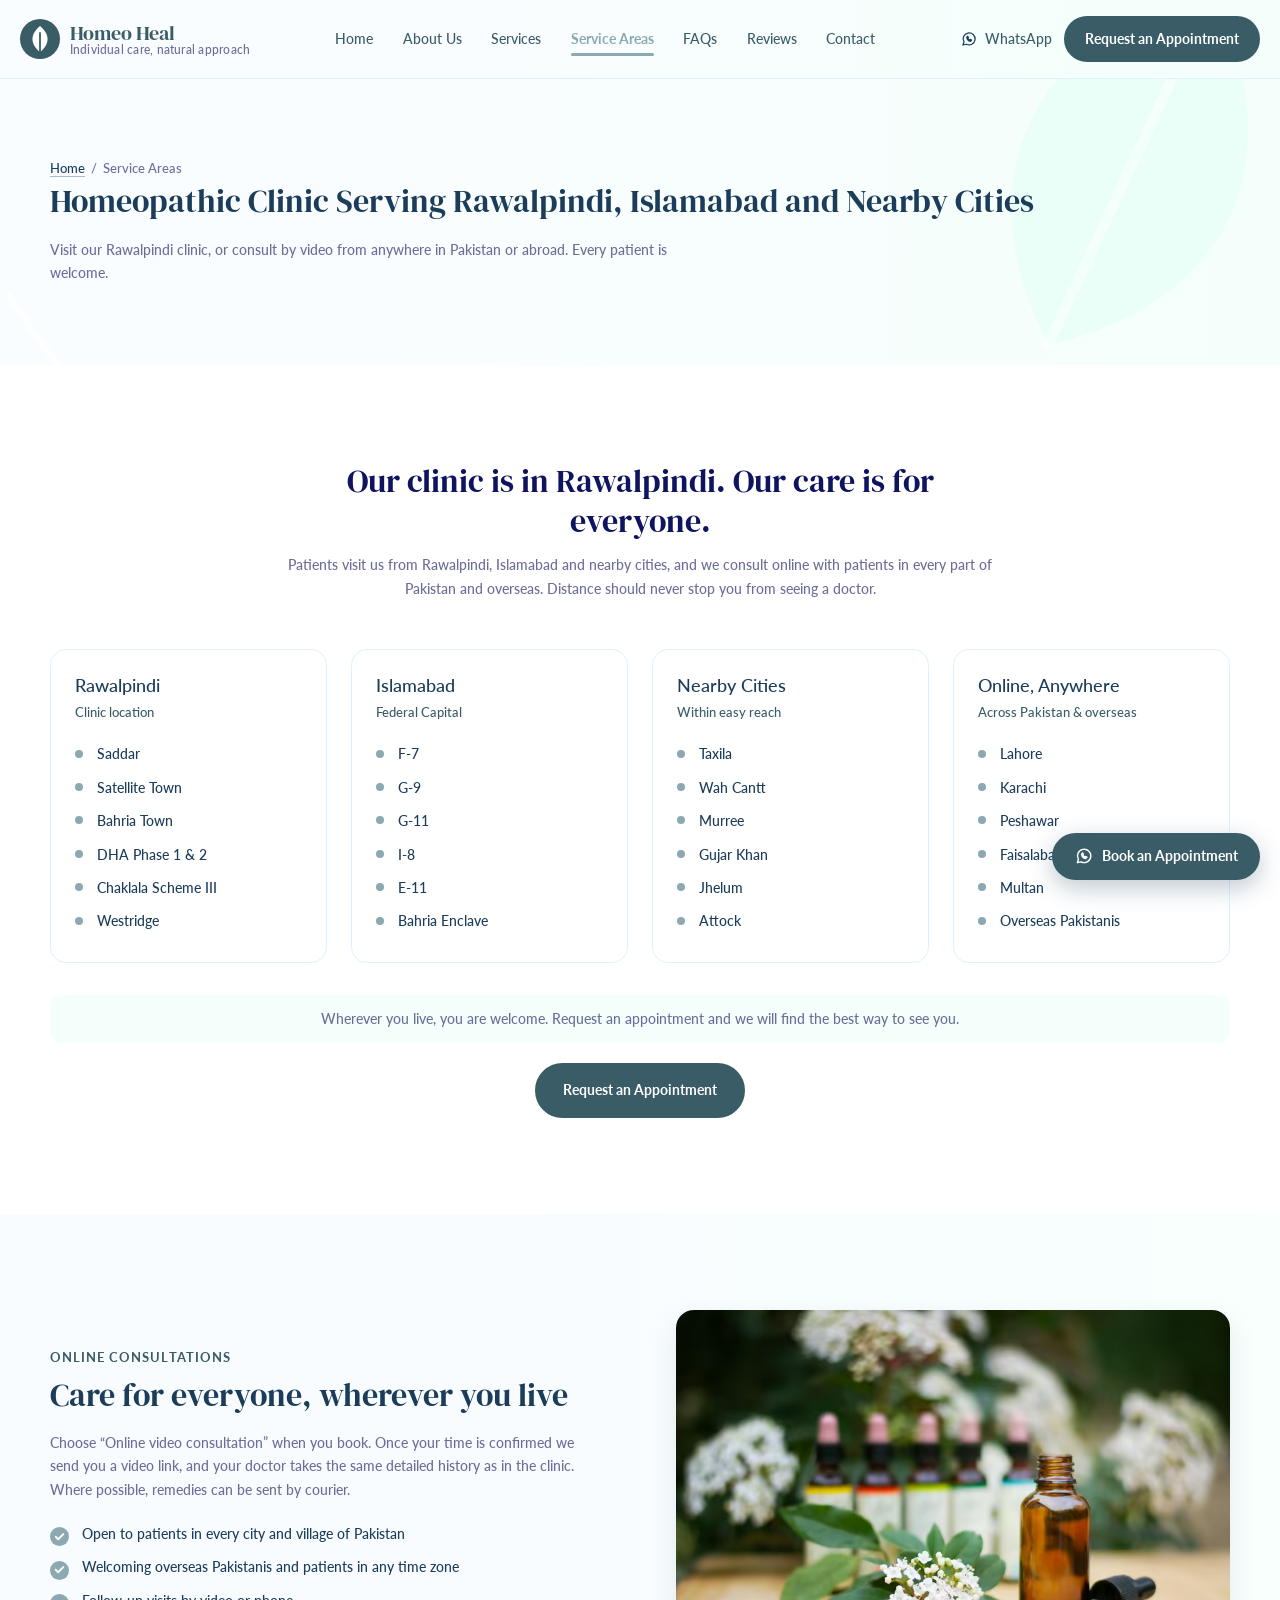
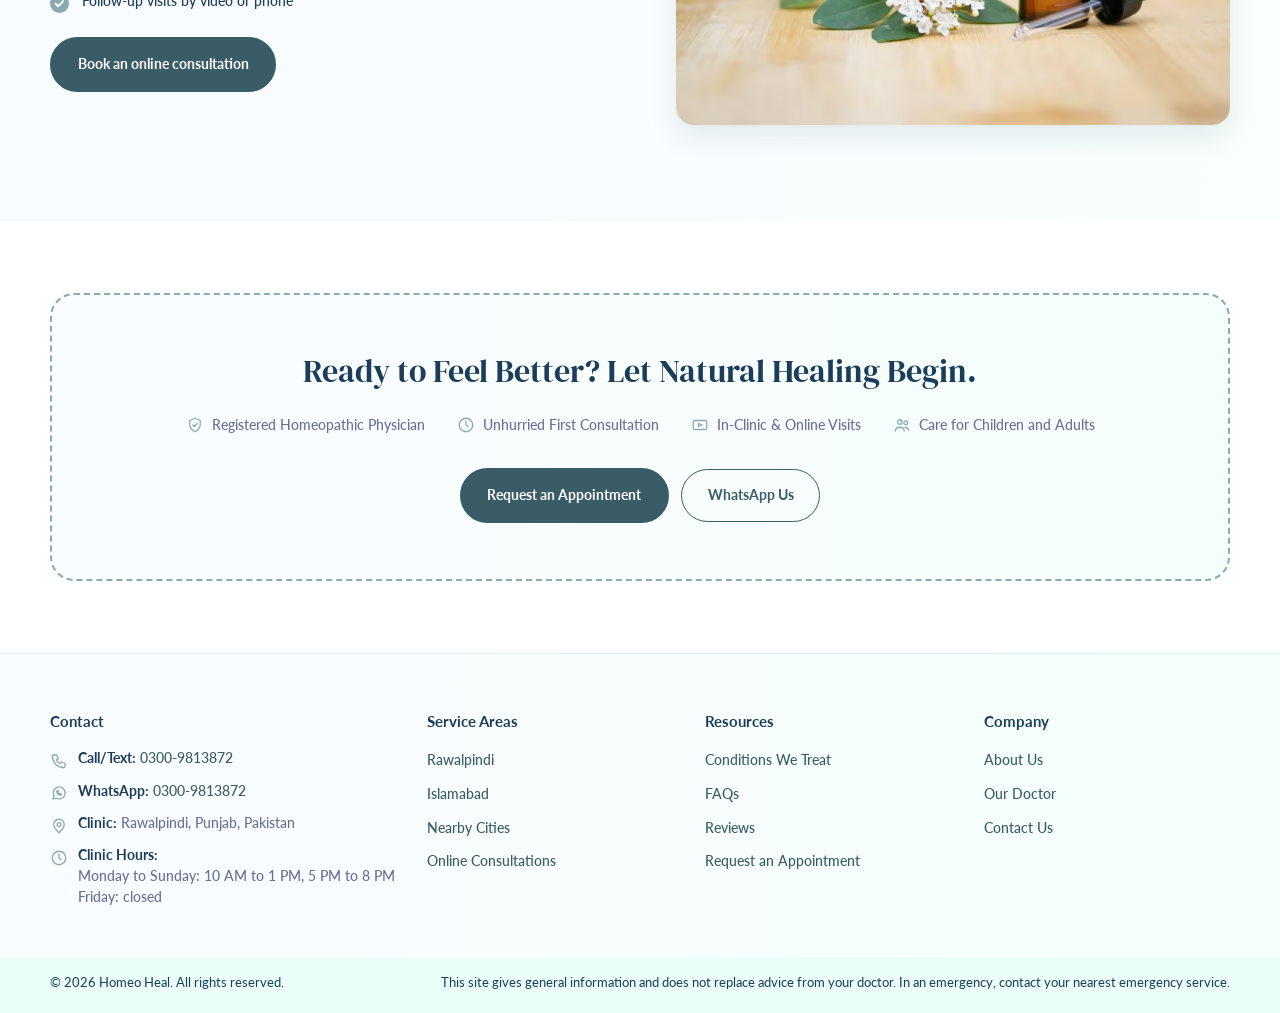
<file: service-areas.html>
<!DOCTYPE html>
<html lang="en">
<head>
<meta charset="utf-8">
<meta name="viewport" content="width=device-width, initial-scale=1">
<title>Homeopathic Clinic Service Areas: Rawalpindi & Islamabad</title>
<meta name="description" content="Visit our homeopathic clinic in Rawalpindi from Saddar, Bahria Town, DHA, Islamabad and nearby cities, or consult online from anywhere in Pakistan.">
<link rel="canonical" href="https://homeo-heal.pages.dev/service-areas">
<meta property="og:url" content="https://homeo-heal.pages.dev/service-areas">
<meta property="og:site_name" content="Homeo Heal">
<meta property="og:type" content="website">
<meta property="og:title" content="Homeopathic Clinic Service Areas: Rawalpindi & Islamabad">
<meta property="og:description" content="Visit our homeopathic clinic in Rawalpindi from Saddar, Bahria Town, DHA, Islamabad and nearby cities, or consult online from anywhere in Pakistan.">
<meta property="og:image" content="https://homeo-heal.pages.dev/assets/images/remedies-bottles.jpg">
<link rel="icon" href="data:image/svg+xml,%3Csvg xmlns='http://www.w3.org/2000/svg' viewBox='0 0 40 40'%3E%3Ccircle cx='20' cy='20' r='20' fill='%233A5C66'/%3E%3Cpath d='M20 33C11 26 9 16 20 7c11 9 9 19 0 26Z' fill='%23fff'/%3E%3C/svg%3E">
<link rel="preconnect" href="https://fonts.googleapis.com">
<link rel="preconnect" href="https://fonts.gstatic.com" crossorigin>
<link href="https://fonts.googleapis.com/css2?family=DM+Serif+Display&family=Lato:wght@400;700;900&display=swap" rel="stylesheet">
<link rel="stylesheet" href="assets/css/style.css">
</head>
<body>

<svg width="0" height="0" style="position:absolute" aria-hidden="true" focusable="false">
  <defs>
    <symbol id="leaf" viewBox="0 0 100 100">
      <path d="M50 96C18 72 12 34 50 4c38 30 32 68 0 92Z" fill="currentColor"/>
      <path d="M50 96V22" stroke="#fff" stroke-opacity="0.45" stroke-width="2.5" stroke-linecap="round" fill="none"/>
    </symbol>
  </defs>
</svg>


<header class="site-header">
  <div class="wrap header-row">
    <a class="brand" href="/" aria-label="Homeo Heal, home">
      <svg class="brand-mark" viewBox="0 0 40 40" aria-hidden="true"><circle cx="20" cy="20" r="20" fill="#3A5C66"/><path d="M20 33C11 26 9 16 20 7c11 9 9 19 0 26Z" fill="#fff"/><path d="M20 33V14" stroke="#3A5C66" stroke-width="1.8" stroke-linecap="round"/></svg>
      <span>Homeo Heal<small>Individual care, natural approach</small></span>
    </a>

    <nav class="nav" id="nav" aria-label="Main">
      <ul class="menu">
        <li><a href="/">Home</a></li>
        <li><a href="/about">About Us</a></li>
        <li><a href="/services">Services</a></li>
        <li><a href="/service-areas" aria-current="page">Service Areas</a></li>
        <li><a href="/faqs">FAQs</a></li>
        <li><a href="/reviews">Reviews</a></li>
        <li><a href="/contact">Contact</a></li>
      </ul>
    </nav>

    <div class="header-actions">
      <a class="header-phone" href="https://wa.me/923009813872?text=Hello%20Homeo%20Heal%2C%20I%20would%20like%20to%20book%20an%20appointment." rel="noopener"><svg viewBox="0 0 24 24" fill="none" stroke="currentColor" stroke-width="1.7" stroke-linecap="round" stroke-linejoin="round" aria-hidden="true"><path d="M4 20l1.3-4A8 8 0 1 1 8.5 19L4 20z"/><path d="M9 10c.5 2.5 2.5 4.5 5 5l1.5-1.5-2-1-1 .8c-.8-.4-1.6-1.2-2-2l.8-1-1-2z"/></svg>WhatsApp</a>
      <a class="btn btn--gold btn-long" href="/request-an-appointment">Request an Appointment</a>
      <a class="btn btn--gold btn-short" href="/request-an-appointment">Book</a>
      <button class="menu-toggle" id="menu-toggle" type="button" aria-expanded="false" aria-controls="nav">Menu</button>
    </div>
  </div>
</header>

<main id="top">

  <section class="page-hero">
    <svg class="banner-leaf l1" aria-hidden="true"><use href="#leaf"/></svg><svg class="banner-leaf l2" aria-hidden="true"><use href="#leaf"/></svg>
    <div class="wrap">
      <p class="crumbs"><a href="/">Home</a> &nbsp;/&nbsp; Service Areas</p>
      <h1>Homeopathic Clinic Serving Rawalpindi, Islamabad and Nearby Cities</h1>
      <p>Visit our Rawalpindi clinic, or consult by video from anywhere in Pakistan or abroad. Every patient is welcome.</p>
    </div>
  </section>

  <section class="section">
    <div class="wrap">
      <div class="section-head">
        <h2>Our clinic is in Rawalpindi. Our care is for everyone.</h2>
        <p>Patients visit us from Rawalpindi, Islamabad and nearby cities, and we consult online with patients in every part of Pakistan and overseas. Distance should never stop you from seeing a doctor.</p>
      </div>
      <div class="areas">
        <article class="area" id="rawalpindi">
          <h3><a href="/service-areas#rawalpindi">Rawalpindi</a></h3>
          <span class="region">Clinic location</span>
          <ul><li>Saddar</li><li>Satellite Town</li><li>Bahria Town</li><li>DHA Phase 1 & 2</li><li>Chaklala Scheme III</li><li>Westridge</li></ul>
        </article>
        <article class="area" id="islamabad">
          <h3><a href="/service-areas#islamabad">Islamabad</a></h3>
          <span class="region">Federal Capital</span>
          <ul><li>F-7</li><li>G-9</li><li>G-11</li><li>I-8</li><li>E-11</li><li>Bahria Enclave</li></ul>
        </article>
        <article class="area" id="nearby">
          <h3><a href="/service-areas#nearby">Nearby Cities</a></h3>
          <span class="region">Within easy reach</span>
          <ul><li>Taxila</li><li>Wah Cantt</li><li>Murree</li><li>Gujar Khan</li><li>Jhelum</li><li>Attock</li></ul>
        </article>
        <article class="area" id="online">
          <h3><a href="/service-areas#online">Online, Anywhere</a></h3>
          <span class="region">Across Pakistan & overseas</span>
          <ul><li>Lahore</li><li>Karachi</li><li>Peshawar</li><li>Faisalabad</li><li>Multan</li><li>Overseas Pakistanis</li></ul>
        </article>
      </div>
      <p class="note-line">Wherever you live, you are welcome. Request an appointment and we will find the best way to see you.</p>
      <div class="btn-row center"><a class="btn btn--gold" href="/request-an-appointment">Request an Appointment</a></div>
    </div>
  </section>

  <section class="section section--mint">
    <div class="wrap split">
      <div>
        <span class="eyebrow">Online consultations</span>
        <h2>Care for everyone, wherever you live</h2>
        <p style="margin-top:1rem">Choose “Online video consultation” when you book. Once your time is confirmed we send you a video link, and your doctor takes the same detailed history as in the clinic. Where possible, remedies can be sent by courier.</p>
        <ul class="ticks">
          <li>Open to patients in every city and village of Pakistan</li>
          <li>Welcoming overseas Pakistanis and patients in any time zone</li>
          <li>Follow-up visits by video or phone</li>
        </ul>
        <a class="btn" href="/request-an-appointment">Book an online consultation</a>
      </div>
      <figure class="photo wide"><picture><source srcset="assets/images/droppers.avif" type="image/avif"><img src="assets/images/droppers.jpg" alt="Amber dropper bottle and remedy vials with white flowers on a wooden table" width="1000" height="667" loading="lazy"></picture></figure>
    </div>
  </section>

  <section class="cta">
    <svg class="banner-leaf l1" aria-hidden="true"><use href="#leaf"/></svg>
    <div class="wrap">
      <h2>Ready to Feel Better? Let Natural Healing Begin.</h2>
      <div class="cta-features">
        <p><svg viewBox="0 0 24 24" fill="none" stroke="currentColor" stroke-width="1.7" stroke-linecap="round" stroke-linejoin="round" aria-hidden="true"><path d="M12 3l7 3v5c0 5-3 8-7 10-4-2-7-5-7-10V6l7-3z"/><path d="M9 12l2 2 4-4"/></svg>Registered Homeopathic Physician</p>
        <p><svg viewBox="0 0 24 24" fill="none" stroke="currentColor" stroke-width="1.7" stroke-linecap="round" stroke-linejoin="round" aria-hidden="true"><circle cx="12" cy="12" r="9"/><path d="M12 7v5l3 2"/></svg>Unhurried First Consultation</p>
        <p><svg viewBox="0 0 24 24" fill="none" stroke="currentColor" stroke-width="1.7" stroke-linecap="round" stroke-linejoin="round" aria-hidden="true"><rect x="3" y="6" width="18" height="12" rx="2"/><path d="M10 10l5 2-5 2z"/></svg>In-Clinic &amp; Online Visits</p>
        <p><svg viewBox="0 0 24 24" fill="none" stroke="currentColor" stroke-width="1.7" stroke-linecap="round" stroke-linejoin="round" aria-hidden="true"><circle cx="9" cy="8" r="3"/><circle cx="17" cy="9" r="2.5"/><path d="M3 20c.5-3.5 3-5 6-5s5.5 1.5 6 5"/><path d="M16 15c2.5 0 4 1.2 5 4"/></svg>Care for Children and Adults</p>
      </div>
      <div class="btn-row pair center">
        <a class="btn btn--gold" href="/request-an-appointment"><span class="lb-l">Request an Appointment</span><span class="lb-s">Book Appointment</span></a>
        <a class="btn btn--light" href="https://wa.me/923009813872?text=Hello%20Homeo%20Heal%2C%20I%20would%20like%20to%20book%20an%20appointment." rel="noopener"><span class="lb-l">WhatsApp Us</span><span class="lb-s">WhatsApp</span></a>
      </div>
    </div>
  </section>
</main>

<footer class="site-footer">
  <div class="wrap">
    <div class="footer-row">
      <div class="foot-contact">
        <span class="foot-head">Contact</span>
        <p><svg viewBox="0 0 24 24" fill="none" stroke="currentColor" stroke-width="1.7" stroke-linecap="round" stroke-linejoin="round" aria-hidden="true"><path d="M5 4h4l2 5-2.5 1.5a11 11 0 0 0 5 5L15 13l5 2v4a2 2 0 0 1-2 2A16 16 0 0 1 3 6a2 2 0 0 1 2-2z"/></svg><span><strong>Call/Text:</strong> <a href="tel:+923009813872">0300-9813872</a></span></p>
        <p><svg viewBox="0 0 24 24" fill="none" stroke="currentColor" stroke-width="1.7" stroke-linecap="round" stroke-linejoin="round" aria-hidden="true"><path d="M4 20l1.3-4A8 8 0 1 1 8.5 19L4 20z"/><path d="M9 10c.5 2.5 2.5 4.5 5 5l1.5-1.5-2-1-1 .8c-.8-.4-1.6-1.2-2-2l.8-1-1-2z"/></svg><span><strong>WhatsApp:</strong> <a href="https://wa.me/923009813872" rel="noopener">0300-9813872</a></span></p>
        <p><svg viewBox="0 0 24 24" fill="none" stroke="currentColor" stroke-width="1.7" stroke-linecap="round" stroke-linejoin="round" aria-hidden="true"><path d="M12 21s-7-6.5-7-11a7 7 0 0 1 14 0c0 4.5-7 11-7 11z"/><circle cx="12" cy="10" r="2.5"/></svg><span><strong>Clinic:</strong> Rawalpindi, Punjab, Pakistan</span></p>
        <p><svg viewBox="0 0 24 24" fill="none" stroke="currentColor" stroke-width="1.7" stroke-linecap="round" stroke-linejoin="round" aria-hidden="true"><circle cx="12" cy="12" r="9"/><path d="M12 7v5l3 2"/></svg><span><strong>Clinic Hours:</strong><br>Monday to Sunday: 10 AM to 1 PM, 5 PM to 8 PM<br>Friday: closed</span></p>
      </div>
      <div>
        <span class="foot-head">Service Areas</span>
        <ul class="foot-links">
          <li><a href="/service-areas#rawalpindi">Rawalpindi</a></li>
          <li><a href="/service-areas#islamabad">Islamabad</a></li>
          <li><a href="/service-areas#nearby">Nearby Cities</a></li>
          <li><a href="/service-areas#online">Online Consultations</a></li>
        </ul>
      </div>
      <div>
        <span class="foot-head">Resources</span>
        <ul class="foot-links">
          <li><a href="/services">Conditions We Treat</a></li>
          <li><a href="/faqs">FAQs</a></li>
          <li><a href="/reviews">Reviews</a></li>
          <li><a href="/request-an-appointment">Request an Appointment</a></li>
        </ul>
      </div>
      <div>
        <span class="foot-head">Company</span>
        <ul class="foot-links">
          <li><a href="/about">About Us</a></li>
          <li><a href="/about#doctors">Our Doctor</a></li>
          <li><a href="/contact">Contact Us</a></li>
        </ul>
      </div>
    </div>
  </div>
</footer>
<div class="copyrightDiv">
  <div class="wrap copyright">
    <span>© 2026 Homeo Heal. All rights reserved.</span>
    <span>This site gives general information and does not replace advice from your doctor. In an emergency, contact your nearest emergency service.</span>
  </div>
</div>

<!-- Floating booking button and popup -->
<button class="fab-book" id="fab-book" type="button" aria-haspopup="dialog" aria-controls="bk-modal"><svg viewBox="0 0 24 24" fill="none" stroke="currentColor" stroke-width="1.7" stroke-linecap="round" stroke-linejoin="round" aria-hidden="true"><path d="M4 20l1.3-4A8 8 0 1 1 8.5 19L4 20z"/><path d="M9 10c.5 2.5 2.5 4.5 5 5l1.5-1.5-2-1-1 .8c-.8-.4-1.6-1.2-2-2l.8-1-1-2z"/></svg><span>Book an Appointment</span></button>
<div class="bk-modal" id="bk-modal" role="dialog" aria-modal="true" aria-labelledby="bk-title" hidden>
  <div class="bk-card">
    <div class="bk-head">
      <span class="bk-head-ico"><svg viewBox="0 0 24 24" fill="none" stroke="currentColor" stroke-width="1.7" stroke-linecap="round" stroke-linejoin="round" aria-hidden="true"><rect x="3" y="5" width="18" height="16" rx="2"/><path d="M3 10h18M8 3v4M16 3v4"/></svg></span>
      <h2 id="bk-title">Book an Appointment</h2>
      <button class="bk-close" id="bk-close" type="button" aria-label="Close">&times;</button>
    </div>

    <div class="bk-step bk-detail">
      <picture><source srcset="assets/images/doctor-wahid.avif" type="image/avif"><img class="bk-photo" src="assets/images/doctor-wahid.jpg" alt="Dr. Wahid-ur-Rehman" width="84" height="84" loading="lazy"></picture>
      <h3>Dr. Wahid-ur-Rehman, BHMS</h3>
      <p class="bk-desc">Book an <strong>online video consultation</strong> from anywhere in Pakistan or overseas, or a <strong>clinic appointment</strong> at our Rawalpindi clinic. The first visit takes about 20 to 25 minutes.<br><strong>Clinic Hours:</strong><br>Monday to Sunday: 10 AM to 1 PM and 5 PM to 8 PM<br>Friday: Closed<br><strong>Consultation fee: Rs. 1,000.</strong></p>
      <button class="bk-wa" id="bk-wa" type="button"><svg viewBox="0 0 24 24" fill="none" stroke="currentColor" stroke-width="1.7" stroke-linecap="round" stroke-linejoin="round" aria-hidden="true"><path d="M4 20l1.3-4A8 8 0 1 1 8.5 19L4 20z"/><path d="M9 10c.5 2.5 2.5 4.5 5 5l1.5-1.5-2-1-1 .8c-.8-.4-1.6-1.2-2-2l.8-1-1-2z"/></svg><span>Book Now on WhatsApp</span></button>
    </div>
  </div>
</div>

<script src="assets/js/main.js"></script>
</body>
</html>
</file>
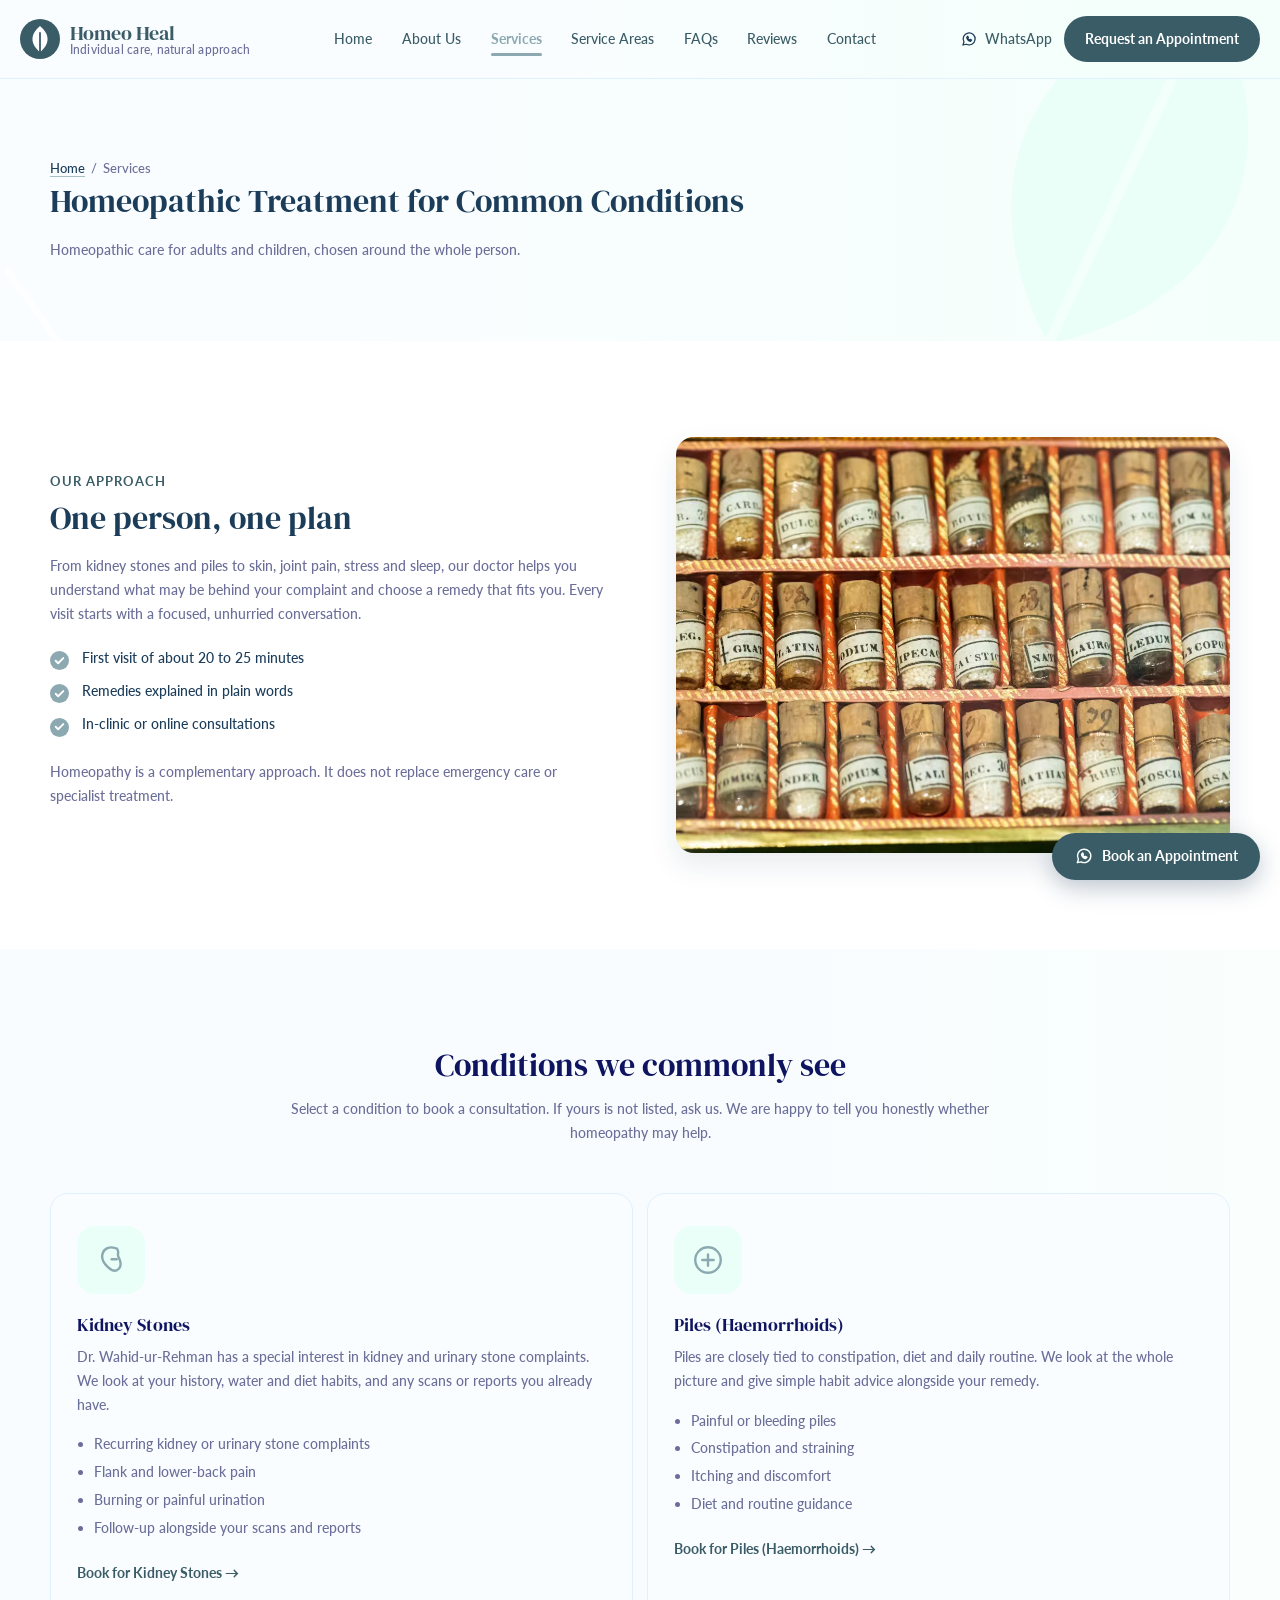
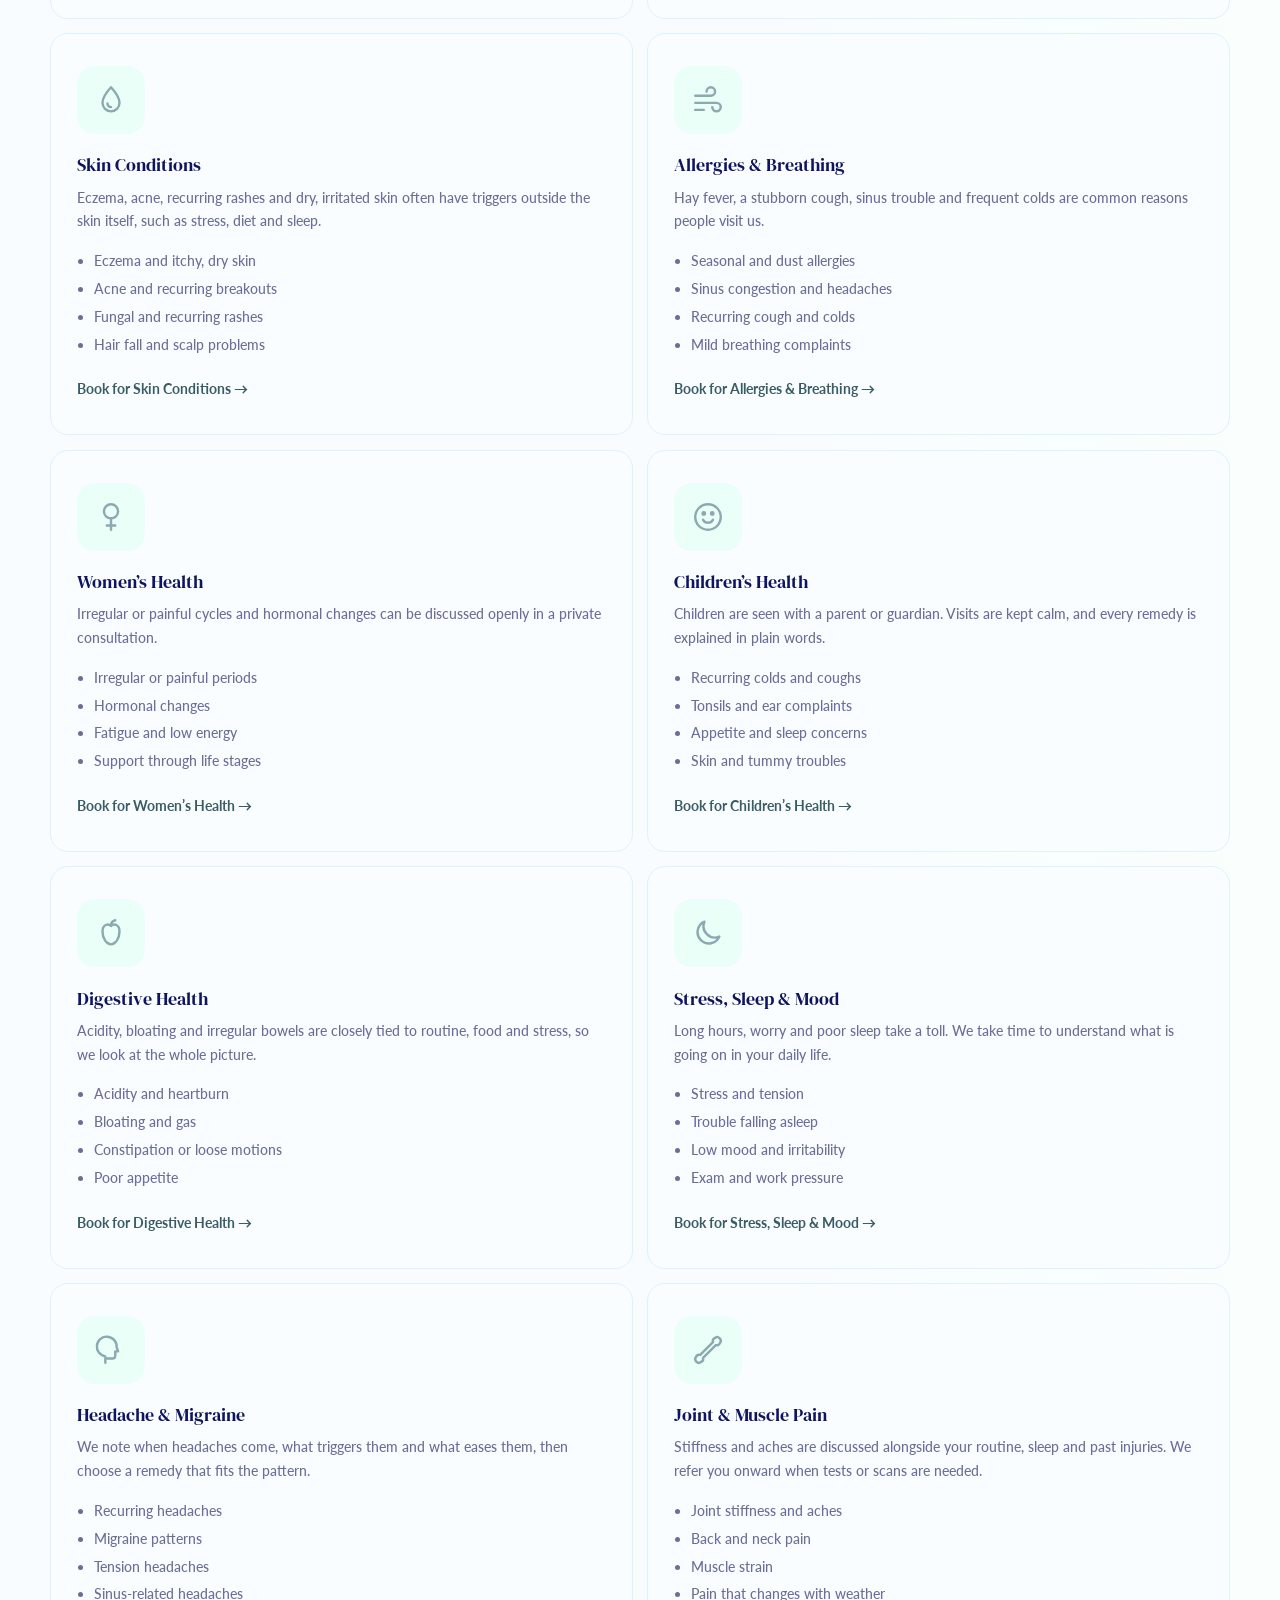
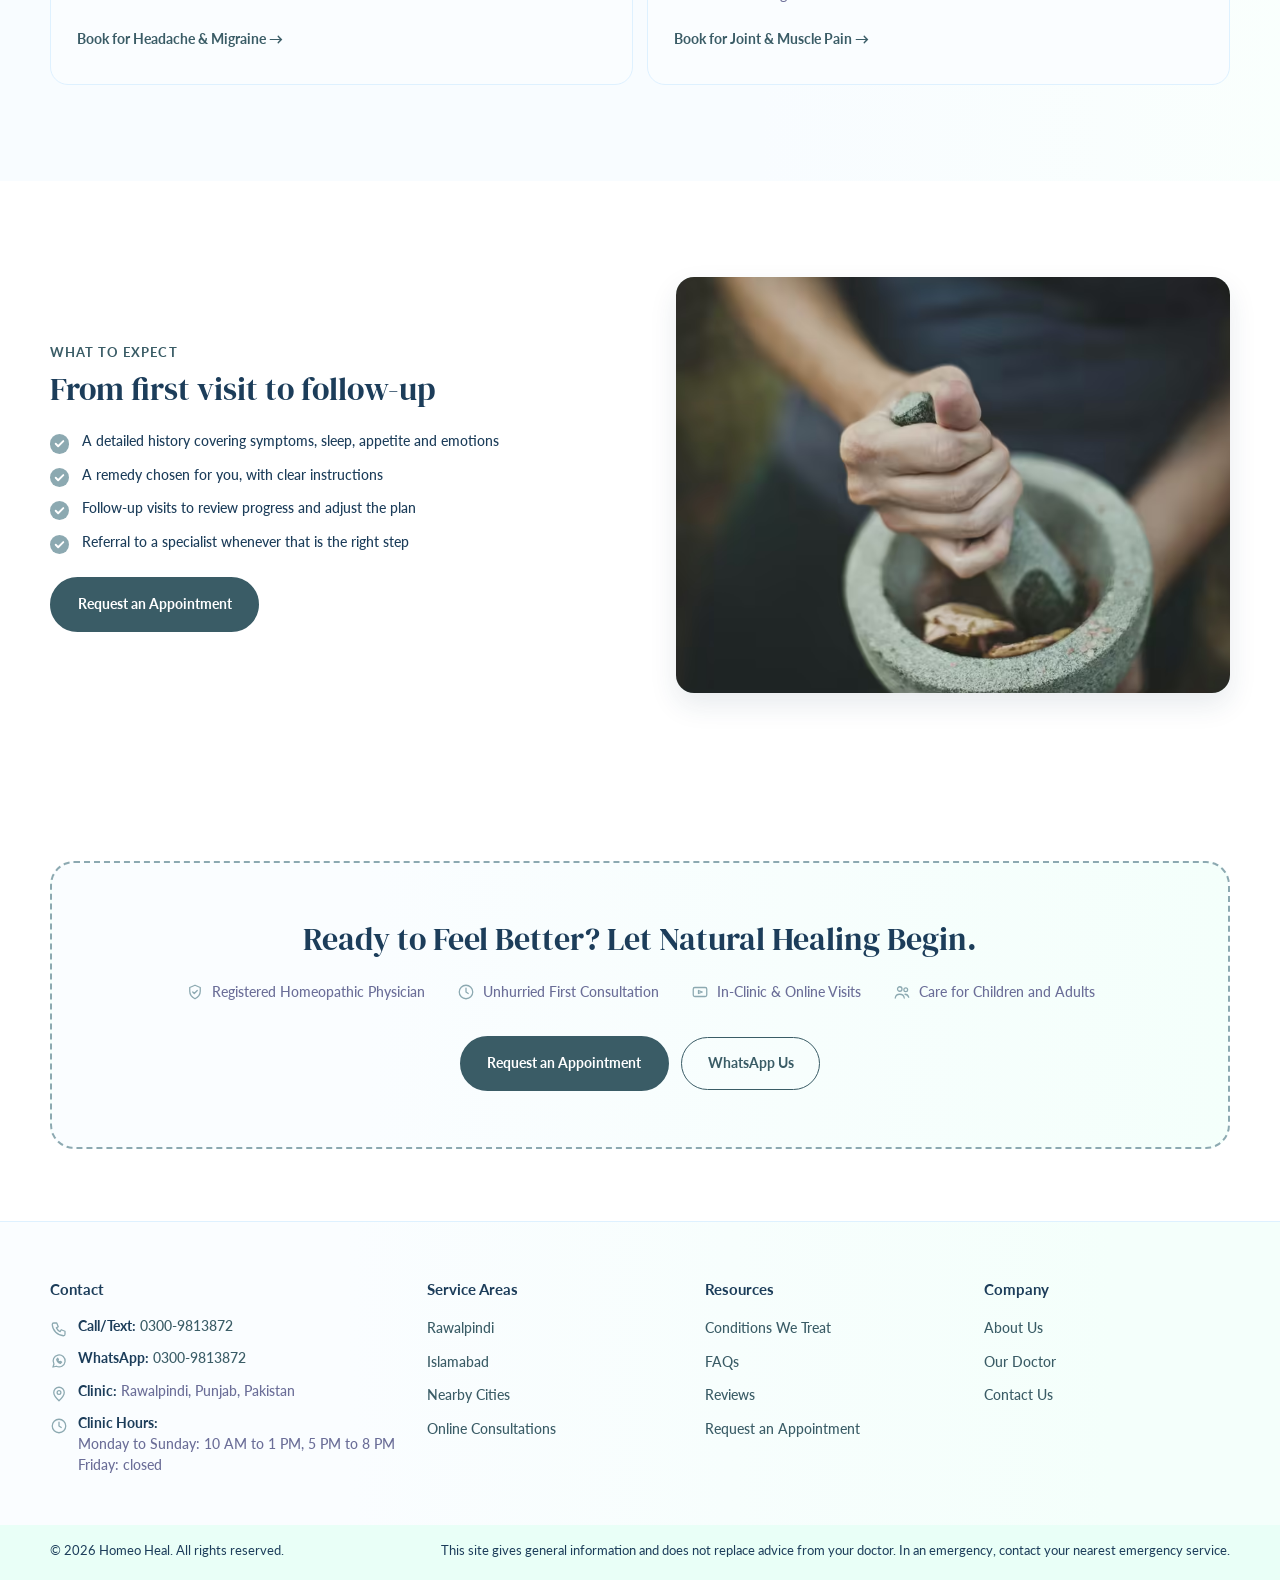
<file: services.html>
<!DOCTYPE html>
<html lang="en">
<head>
<meta charset="utf-8">
<meta name="viewport" content="width=device-width, initial-scale=1">
<title>Homeopathic Treatment in Rawalpindi: Conditions We Treat</title>
<meta name="description" content="Homeopathic treatment for skin problems, kidney stones, piles, allergies, migraine, joint pain and stress, in Rawalpindi and online. See conditions and book.">
<link rel="canonical" href="https://homeo-heal.pages.dev/services">
<meta property="og:url" content="https://homeo-heal.pages.dev/services">
<meta property="og:site_name" content="Homeo Heal">
<meta property="og:type" content="website">
<meta property="og:title" content="Homeopathic Treatment in Rawalpindi: Conditions We Treat">
<meta property="og:description" content="Homeopathic treatment for skin problems, kidney stones, piles, allergies, migraine, joint pain and stress, in Rawalpindi and online. See conditions and book.">
<meta property="og:image" content="https://homeo-heal.pages.dev/assets/images/remedies-bottles.jpg">
<link rel="icon" href="data:image/svg+xml,%3Csvg xmlns='http://www.w3.org/2000/svg' viewBox='0 0 40 40'%3E%3Ccircle cx='20' cy='20' r='20' fill='%233A5C66'/%3E%3Cpath d='M20 33C11 26 9 16 20 7c11 9 9 19 0 26Z' fill='%23fff'/%3E%3C/svg%3E">
<link rel="preconnect" href="https://fonts.googleapis.com">
<link rel="preconnect" href="https://fonts.gstatic.com" crossorigin>
<link href="https://fonts.googleapis.com/css2?family=DM+Serif+Display&family=Lato:wght@400;700;900&display=swap" rel="stylesheet">
<link rel="stylesheet" href="assets/css/style.css">
</head>
<body>

<svg width="0" height="0" style="position:absolute" aria-hidden="true" focusable="false">
  <defs>
    <symbol id="leaf" viewBox="0 0 100 100">
      <path d="M50 96C18 72 12 34 50 4c38 30 32 68 0 92Z" fill="currentColor"/>
      <path d="M50 96V22" stroke="#fff" stroke-opacity="0.45" stroke-width="2.5" stroke-linecap="round" fill="none"/>
    </symbol>
  </defs>
</svg>


<header class="site-header">
  <div class="wrap header-row">
    <a class="brand" href="/" aria-label="Homeo Heal, home">
      <svg class="brand-mark" viewBox="0 0 40 40" aria-hidden="true"><circle cx="20" cy="20" r="20" fill="#3A5C66"/><path d="M20 33C11 26 9 16 20 7c11 9 9 19 0 26Z" fill="#fff"/><path d="M20 33V14" stroke="#3A5C66" stroke-width="1.8" stroke-linecap="round"/></svg>
      <span>Homeo Heal<small>Individual care, natural approach</small></span>
    </a>

    <nav class="nav" id="nav" aria-label="Main">
      <ul class="menu">
        <li><a href="/">Home</a></li>
        <li><a href="/about">About Us</a></li>
        <li><a href="/services" aria-current="page">Services</a></li>
        <li><a href="/service-areas">Service Areas</a></li>
        <li><a href="/faqs">FAQs</a></li>
        <li><a href="/reviews">Reviews</a></li>
        <li><a href="/contact">Contact</a></li>
      </ul>
    </nav>

    <div class="header-actions">
      <a class="header-phone" href="https://wa.me/923009813872?text=Hello%20Homeo%20Heal%2C%20I%20would%20like%20to%20book%20an%20appointment." rel="noopener"><svg viewBox="0 0 24 24" fill="none" stroke="currentColor" stroke-width="1.7" stroke-linecap="round" stroke-linejoin="round" aria-hidden="true"><path d="M4 20l1.3-4A8 8 0 1 1 8.5 19L4 20z"/><path d="M9 10c.5 2.5 2.5 4.5 5 5l1.5-1.5-2-1-1 .8c-.8-.4-1.6-1.2-2-2l.8-1-1-2z"/></svg>WhatsApp</a>
      <a class="btn btn--gold btn-long" href="/request-an-appointment">Request an Appointment</a>
      <a class="btn btn--gold btn-short" href="/request-an-appointment">Book</a>
      <button class="menu-toggle" id="menu-toggle" type="button" aria-expanded="false" aria-controls="nav">Menu</button>
    </div>
  </div>
</header>

<main id="top">

  <section class="page-hero">
    <svg class="banner-leaf l1" aria-hidden="true"><use href="#leaf"/></svg><svg class="banner-leaf l2" aria-hidden="true"><use href="#leaf"/></svg>
    <div class="wrap">
      <p class="crumbs"><a href="/">Home</a> &nbsp;/&nbsp; Services</p>
      <h1>Homeopathic Treatment for Common Conditions</h1>
      <p>Homeopathic care for adults and children, chosen around the whole person.</p>
    </div>
  </section>

  <section class="section">
    <div class="wrap split">
      <div>
        <span class="eyebrow">Our approach</span>
        <h2>One person, one plan</h2>
        <p style="margin-top:1rem">From kidney stones and piles to skin, joint pain, stress and sleep, our doctor helps you understand what may be behind your complaint and choose a remedy that fits you. Every visit starts with a focused, unhurried conversation.</p>
        <ul class="ticks">
          <li>First visit of about 20 to 25 minutes</li>
          <li>Remedies explained in plain words</li>
          <li>In-clinic or online consultations</li>
        </ul>
        <p style="font-size:0.92rem;color:var(--muted)">Homeopathy is a complementary approach. It does not replace emergency care or specialist treatment.</p>
      </div>
      <figure class="photo wide"><picture><source srcset="assets/images/remedies-shelf.avif" type="image/avif"><img src="assets/images/remedies-shelf.jpg" alt="Shelves of small labelled homeopathic remedy vials" width="1200" height="800" loading="lazy"></picture></figure>
    </div>
  </section>

  <section class="section section--soft">
    <div class="wrap">
      <div class="section-head"><h2>Conditions we commonly see</h2><p>Select a condition to book a consultation. If yours is not listed, ask us. We are happy to tell you honestly whether homeopathy may help.</p></div>
      <div class="cards two">
        <article class="card" id="kidney-stones">
          <div class="ico"><svg viewBox="0 0 24 24" fill="none" stroke="currentColor" stroke-width="1.7" stroke-linecap="round" stroke-linejoin="round" aria-hidden="true"><path d="M14.5 3.5c-3.2-1.2-7.500.3-8.500 4.200-1 3.800 1.200 6.800 3.300 8.800 1.600 1.500 3.200 3.500 5.900 3 3-.600 4.200-3.500 3.200-7-.500-1.800-1.500-2.500-1.500-4.200 0-1.600.800-2.400-.700-4.300z"/><path d="M12.500 11.500h3.500"/></svg></div>
          <h3>Kidney Stones</h3>
          <p>Dr. Wahid-ur-Rehman has a special interest in kidney and urinary stone complaints. We look at your history, water and diet habits, and any scans or reports you already have.</p>
          <ul><li>Recurring kidney or urinary stone complaints</li><li>Flank and lower-back pain</li><li>Burning or painful urination</li><li>Follow-up alongside your scans and reports</li></ul>
          <a class="more" href="/request-an-appointment">Book for Kidney Stones &rarr;</a>
        </article>
        <article class="card" id="piles-haemorrhoids">
          <div class="ico"><svg viewBox="0 0 24 24" fill="none" stroke="currentColor" stroke-width="1.7" stroke-linecap="round" stroke-linejoin="round" aria-hidden="true"><circle cx="12" cy="12" r="9"/><path d="M12 8v8M8 12h8"/></svg></div>
          <h3>Piles (Haemorrhoids)</h3>
          <p>Piles are closely tied to constipation, diet and daily routine. We look at the whole picture and give simple habit advice alongside your remedy.</p>
          <ul><li>Painful or bleeding piles</li><li>Constipation and straining</li><li>Itching and discomfort</li><li>Diet and routine guidance</li></ul>
          <a class="more" href="/request-an-appointment">Book for Piles (Haemorrhoids) &rarr;</a>
        </article>
        <article class="card" id="skin-conditions">
          <div class="ico"><svg viewBox="0 0 24 24" fill="none" stroke="currentColor" stroke-width="1.7" stroke-linecap="round" stroke-linejoin="round" aria-hidden="true"><path d="M12 3s6 6.5 6 11a6 6 0 0 1-12 0c0-4.5 6-11 6-11z"/><path d="M9.5 14.5a2.5 2.5 0 0 0 2.5 2.5"/></svg></div>
          <h3>Skin Conditions</h3>
          <p>Eczema, acne, recurring rashes and dry, irritated skin often have triggers outside the skin itself, such as stress, diet and sleep.</p>
          <ul><li>Eczema and itchy, dry skin</li><li>Acne and recurring breakouts</li><li>Fungal and recurring rashes</li><li>Hair fall and scalp problems</li></ul>
          <a class="more" href="/request-an-appointment">Book for Skin Conditions &rarr;</a>
        </article>
        <article class="card" id="allergies-and-breathing">
          <div class="ico"><svg viewBox="0 0 24 24" fill="none" stroke="currentColor" stroke-width="1.7" stroke-linecap="round" stroke-linejoin="round" aria-hidden="true"><path d="M3 9h11a3 3 0 1 0-3-3"/><path d="M3 14h15a3 3 0 1 1-3 3"/><path d="M3 19h6"/></svg></div>
          <h3>Allergies & Breathing</h3>
          <p>Hay fever, a stubborn cough, sinus trouble and frequent colds are common reasons people visit us.</p>
          <ul><li>Seasonal and dust allergies</li><li>Sinus congestion and headaches</li><li>Recurring cough and colds</li><li>Mild breathing complaints</li></ul>
          <a class="more" href="/request-an-appointment">Book for Allergies & Breathing &rarr;</a>
        </article>
        <article class="card" id="women-s-health">
          <div class="ico"><svg viewBox="0 0 24 24" fill="none" stroke="currentColor" stroke-width="1.7" stroke-linecap="round" stroke-linejoin="round" aria-hidden="true"><circle cx="12" cy="8" r="5"/><path d="M12 13v8M9 18h6"/></svg></div>
          <h3>Women’s Health</h3>
          <p>Irregular or painful cycles and hormonal changes can be discussed openly in a private consultation.</p>
          <ul><li>Irregular or painful periods</li><li>Hormonal changes</li><li>Fatigue and low energy</li><li>Support through life stages</li></ul>
          <a class="more" href="/request-an-appointment">Book for Women’s Health &rarr;</a>
        </article>
        <article class="card" id="children-s-health">
          <div class="ico"><svg viewBox="0 0 24 24" fill="none" stroke="currentColor" stroke-width="1.7" stroke-linecap="round" stroke-linejoin="round" aria-hidden="true"><circle cx="12" cy="12" r="9"/><path d="M8.5 14a4 4 0 0 0 7 0"/><circle cx="9" cy="9.5" r="0.9" fill="currentColor"/><circle cx="15" cy="9.5" r="0.9" fill="currentColor"/></svg></div>
          <h3>Children’s Health</h3>
          <p>Children are seen with a parent or guardian. Visits are kept calm, and every remedy is explained in plain words.</p>
          <ul><li>Recurring colds and coughs</li><li>Tonsils and ear complaints</li><li>Appetite and sleep concerns</li><li>Skin and tummy troubles</li></ul>
          <a class="more" href="/request-an-appointment">Book for Children’s Health &rarr;</a>
        </article>
        <article class="card" id="digestive-health">
          <div class="ico"><svg viewBox="0 0 24 24" fill="none" stroke="currentColor" stroke-width="1.7" stroke-linecap="round" stroke-linejoin="round" aria-hidden="true"><path d="M12 7c-2-2-6-1-6 4 0 5 3 9 6 9s6-4 6-9c0-5-4-6-6-4z"/><path d="M12 7c0-2 1-3.5 3-4"/></svg></div>
          <h3>Digestive Health</h3>
          <p>Acidity, bloating and irregular bowels are closely tied to routine, food and stress, so we look at the whole picture.</p>
          <ul><li>Acidity and heartburn</li><li>Bloating and gas</li><li>Constipation or loose motions</li><li>Poor appetite</li></ul>
          <a class="more" href="/request-an-appointment">Book for Digestive Health &rarr;</a>
        </article>
        <article class="card" id="stress-sleep-and-mood">
          <div class="ico"><svg viewBox="0 0 24 24" fill="none" stroke="currentColor" stroke-width="1.7" stroke-linecap="round" stroke-linejoin="round" aria-hidden="true"><path d="M20 14.5A8 8 0 0 1 9.5 4 8 8 0 1 0 20 14.5z"/></svg></div>
          <h3>Stress, Sleep & Mood</h3>
          <p>Long hours, worry and poor sleep take a toll. We take time to understand what is going on in your daily life.</p>
          <ul><li>Stress and tension</li><li>Trouble falling asleep</li><li>Low mood and irritability</li><li>Exam and work pressure</li></ul>
          <a class="more" href="/request-an-appointment">Book for Stress, Sleep & Mood &rarr;</a>
        </article>
        <article class="card" id="headache-and-migraine">
          <div class="ico"><svg viewBox="0 0 24 24" fill="none" stroke="currentColor" stroke-width="1.7" stroke-linecap="round" stroke-linejoin="round" aria-hidden="true"><path d="M8 21v-4.5a7 7 0 1 1 8-6.5l1 3h-2v3a2 2 0 0 1-2 2H8z"/></svg></div>
          <h3>Headache & Migraine</h3>
          <p>We note when headaches come, what triggers them and what eases them, then choose a remedy that fits the pattern.</p>
          <ul><li>Recurring headaches</li><li>Migraine patterns</li><li>Tension headaches</li><li>Sinus-related headaches</li></ul>
          <a class="more" href="/request-an-appointment">Book for Headache & Migraine &rarr;</a>
        </article>
        <article class="card" id="joint-and-muscle-pain">
          <div class="ico"><svg viewBox="0 0 24 24" fill="none" stroke="currentColor" stroke-width="1.7" stroke-linecap="round" stroke-linejoin="round" aria-hidden="true"><path d="M17 3.5a2.5 2.5 0 0 1 3.5 3.5 2.5 2.5 0 0 1-3 1.5L8.5 17.5A2.5 2.5 0 0 1 7 20.5 2.5 2.5 0 0 1 3.5 17a2.5 2.5 0 0 1 3-1.5L15.5 6.5A2.5 2.5 0 0 1 17 3.5z"/></svg></div>
          <h3>Joint & Muscle Pain</h3>
          <p>Stiffness and aches are discussed alongside your routine, sleep and past injuries. We refer you onward when tests or scans are needed.</p>
          <ul><li>Joint stiffness and aches</li><li>Back and neck pain</li><li>Muscle strain</li><li>Pain that changes with weather</li></ul>
          <a class="more" href="/request-an-appointment">Book for Joint & Muscle Pain &rarr;</a>
        </article>
      </div>
    </div>
  </section>

  <section class="section">
    <div class="wrap split flip">
      <figure class="photo wide"><picture><source srcset="assets/images/mortar.avif" type="image/avif"><img src="assets/images/mortar.jpg" alt="Hands grinding natural ingredients in a stone mortar and pestle" width="1000" height="667" loading="lazy"></picture></figure>
      <div>
        <span class="eyebrow">What to expect</span>
        <h2>From first visit to follow-up</h2>
        <ul class="ticks" style="margin-top:1.25rem">
          <li>A detailed history covering symptoms, sleep, appetite and emotions</li>
          <li>A remedy chosen for you, with clear instructions</li>
          <li>Follow-up visits to review progress and adjust the plan</li>
          <li>Referral to a specialist whenever that is the right step</li>
        </ul>
        <a class="btn btn--gold" href="/request-an-appointment">Request an Appointment</a>
      </div>
    </div>
  </section>

  <section class="cta">
    <svg class="banner-leaf l1" aria-hidden="true"><use href="#leaf"/></svg>
    <div class="wrap">
      <h2>Ready to Feel Better? Let Natural Healing Begin.</h2>
      <div class="cta-features">
        <p><svg viewBox="0 0 24 24" fill="none" stroke="currentColor" stroke-width="1.7" stroke-linecap="round" stroke-linejoin="round" aria-hidden="true"><path d="M12 3l7 3v5c0 5-3 8-7 10-4-2-7-5-7-10V6l7-3z"/><path d="M9 12l2 2 4-4"/></svg>Registered Homeopathic Physician</p>
        <p><svg viewBox="0 0 24 24" fill="none" stroke="currentColor" stroke-width="1.7" stroke-linecap="round" stroke-linejoin="round" aria-hidden="true"><circle cx="12" cy="12" r="9"/><path d="M12 7v5l3 2"/></svg>Unhurried First Consultation</p>
        <p><svg viewBox="0 0 24 24" fill="none" stroke="currentColor" stroke-width="1.7" stroke-linecap="round" stroke-linejoin="round" aria-hidden="true"><rect x="3" y="6" width="18" height="12" rx="2"/><path d="M10 10l5 2-5 2z"/></svg>In-Clinic &amp; Online Visits</p>
        <p><svg viewBox="0 0 24 24" fill="none" stroke="currentColor" stroke-width="1.7" stroke-linecap="round" stroke-linejoin="round" aria-hidden="true"><circle cx="9" cy="8" r="3"/><circle cx="17" cy="9" r="2.5"/><path d="M3 20c.5-3.5 3-5 6-5s5.5 1.5 6 5"/><path d="M16 15c2.5 0 4 1.2 5 4"/></svg>Care for Children and Adults</p>
      </div>
      <div class="btn-row pair center">
        <a class="btn btn--gold" href="/request-an-appointment"><span class="lb-l">Request an Appointment</span><span class="lb-s">Book Appointment</span></a>
        <a class="btn btn--light" href="https://wa.me/923009813872?text=Hello%20Homeo%20Heal%2C%20I%20would%20like%20to%20book%20an%20appointment." rel="noopener"><span class="lb-l">WhatsApp Us</span><span class="lb-s">WhatsApp</span></a>
      </div>
    </div>
  </section>
</main>

<footer class="site-footer">
  <div class="wrap">
    <div class="footer-row">
      <div class="foot-contact">
        <span class="foot-head">Contact</span>
        <p><svg viewBox="0 0 24 24" fill="none" stroke="currentColor" stroke-width="1.7" stroke-linecap="round" stroke-linejoin="round" aria-hidden="true"><path d="M5 4h4l2 5-2.5 1.5a11 11 0 0 0 5 5L15 13l5 2v4a2 2 0 0 1-2 2A16 16 0 0 1 3 6a2 2 0 0 1 2-2z"/></svg><span><strong>Call/Text:</strong> <a href="tel:+923009813872">0300-9813872</a></span></p>
        <p><svg viewBox="0 0 24 24" fill="none" stroke="currentColor" stroke-width="1.7" stroke-linecap="round" stroke-linejoin="round" aria-hidden="true"><path d="M4 20l1.3-4A8 8 0 1 1 8.5 19L4 20z"/><path d="M9 10c.5 2.5 2.5 4.5 5 5l1.5-1.5-2-1-1 .8c-.8-.4-1.6-1.2-2-2l.8-1-1-2z"/></svg><span><strong>WhatsApp:</strong> <a href="https://wa.me/923009813872" rel="noopener">0300-9813872</a></span></p>
        <p><svg viewBox="0 0 24 24" fill="none" stroke="currentColor" stroke-width="1.7" stroke-linecap="round" stroke-linejoin="round" aria-hidden="true"><path d="M12 21s-7-6.5-7-11a7 7 0 0 1 14 0c0 4.5-7 11-7 11z"/><circle cx="12" cy="10" r="2.5"/></svg><span><strong>Clinic:</strong> Rawalpindi, Punjab, Pakistan</span></p>
        <p><svg viewBox="0 0 24 24" fill="none" stroke="currentColor" stroke-width="1.7" stroke-linecap="round" stroke-linejoin="round" aria-hidden="true"><circle cx="12" cy="12" r="9"/><path d="M12 7v5l3 2"/></svg><span><strong>Clinic Hours:</strong><br>Monday to Sunday: 10 AM to 1 PM, 5 PM to 8 PM<br>Friday: closed</span></p>
      </div>
      <div>
        <span class="foot-head">Service Areas</span>
        <ul class="foot-links">
          <li><a href="/service-areas#rawalpindi">Rawalpindi</a></li>
          <li><a href="/service-areas#islamabad">Islamabad</a></li>
          <li><a href="/service-areas#nearby">Nearby Cities</a></li>
          <li><a href="/service-areas#online">Online Consultations</a></li>
        </ul>
      </div>
      <div>
        <span class="foot-head">Resources</span>
        <ul class="foot-links">
          <li><a href="/services">Conditions We Treat</a></li>
          <li><a href="/faqs">FAQs</a></li>
          <li><a href="/reviews">Reviews</a></li>
          <li><a href="/request-an-appointment">Request an Appointment</a></li>
        </ul>
      </div>
      <div>
        <span class="foot-head">Company</span>
        <ul class="foot-links">
          <li><a href="/about">About Us</a></li>
          <li><a href="/about#doctors">Our Doctor</a></li>
          <li><a href="/contact">Contact Us</a></li>
        </ul>
      </div>
    </div>
  </div>
</footer>
<div class="copyrightDiv">
  <div class="wrap copyright">
    <span>© 2026 Homeo Heal. All rights reserved.</span>
    <span>This site gives general information and does not replace advice from your doctor. In an emergency, contact your nearest emergency service.</span>
  </div>
</div>

<!-- Floating booking button and popup -->
<button class="fab-book" id="fab-book" type="button" aria-haspopup="dialog" aria-controls="bk-modal"><svg viewBox="0 0 24 24" fill="none" stroke="currentColor" stroke-width="1.7" stroke-linecap="round" stroke-linejoin="round" aria-hidden="true"><path d="M4 20l1.3-4A8 8 0 1 1 8.5 19L4 20z"/><path d="M9 10c.5 2.5 2.5 4.5 5 5l1.5-1.5-2-1-1 .8c-.8-.4-1.6-1.2-2-2l.8-1-1-2z"/></svg><span>Book an Appointment</span></button>
<div class="bk-modal" id="bk-modal" role="dialog" aria-modal="true" aria-labelledby="bk-title" hidden>
  <div class="bk-card">
    <div class="bk-head">
      <span class="bk-head-ico"><svg viewBox="0 0 24 24" fill="none" stroke="currentColor" stroke-width="1.7" stroke-linecap="round" stroke-linejoin="round" aria-hidden="true"><rect x="3" y="5" width="18" height="16" rx="2"/><path d="M3 10h18M8 3v4M16 3v4"/></svg></span>
      <h2 id="bk-title">Book an Appointment</h2>
      <button class="bk-close" id="bk-close" type="button" aria-label="Close">&times;</button>
    </div>

    <div class="bk-step bk-detail">
      <picture><source srcset="assets/images/doctor-wahid.avif" type="image/avif"><img class="bk-photo" src="assets/images/doctor-wahid.jpg" alt="Dr. Wahid-ur-Rehman" width="84" height="84" loading="lazy"></picture>
      <h3>Dr. Wahid-ur-Rehman, BHMS</h3>
      <p class="bk-desc">Book an <strong>online video consultation</strong> from anywhere in Pakistan or overseas, or a <strong>clinic appointment</strong> at our Rawalpindi clinic. The first visit takes about 20 to 25 minutes.<br><strong>Clinic Hours:</strong><br>Monday to Sunday: 10 AM to 1 PM and 5 PM to 8 PM<br>Friday: Closed<br><strong>Consultation fee: Rs. 1,000.</strong></p>
      <button class="bk-wa" id="bk-wa" type="button"><svg viewBox="0 0 24 24" fill="none" stroke="currentColor" stroke-width="1.7" stroke-linecap="round" stroke-linejoin="round" aria-hidden="true"><path d="M4 20l1.3-4A8 8 0 1 1 8.5 19L4 20z"/><path d="M9 10c.5 2.5 2.5 4.5 5 5l1.5-1.5-2-1-1 .8c-.8-.4-1.6-1.2-2-2l.8-1-1-2z"/></svg><span>Book Now on WhatsApp</span></button>
    </div>
  </div>
</div>

<script src="assets/js/main.js"></script>
</body>
</html>
</file>
<file: assets/css/style.css>
/* Homeo Heal — shared styles */
:root {
  --navy: #0f3b4c;
  --teal: #1b7f86;
  --teal-dark: #14666c;
  --mint: #e8f3f2;
  --soft: #f4faf9;
  --gold: #d9a441;
  --gold-dark: #c28f2f;
  --ink: #17323b;
  --muted: #506972;
  --line: #d3e2e1;
  --paper: #ffffff;
  --error: #a63a2b;
  --icon: #8ca9b1;
  --check: #90edcd;
  --serif: "Lora", Georgia, "Times New Roman", serif;
  --sans: "Nunito Sans", system-ui, -apple-system, "Segoe UI", Roboto, Arial, sans-serif;
}
*, *::before, *::after { box-sizing: border-box; }
html { scroll-behavior: smooth; scroll-padding-top: 90px; }
body { overflow-x: clip; margin: 0; font-family: var(--sans); font-size: 0.978rem; line-height: 1.65; color: var(--ink); background: var(--paper); }
img, svg { max-width: 100%; }
img { display: block; height: auto; }
a { color: var(--teal-dark); }
h1, h2, h3, h4 { font-family: var(--serif); line-height: 1.2; margin: 0; color: var(--navy); }
h1 { font-size: clamp(1.932rem, 4.6vw, 3.128rem); font-weight: 600; }
h2 { font-size: clamp(1.656rem, 3.496vw, 2.392rem); font-weight: 600; }
h3 { font-size: 1.196rem; font-weight: 600; }
p { margin: 0 0 1rem; }
ul { padding-left: 1.2rem; }
:focus-visible { outline: 3px solid var(--gold); outline-offset: 3px; }
[hidden] { display: none !important; }
.wrap { width: min(1180px, 100% - 2.5rem); margin-inline: auto; }
.section { padding: clamp(3.5rem, 8vw, 6rem) 0; }
.section--mint { background: var(--mint); }
.section--soft { background: var(--soft); }
.section-head { text-align: center; max-width: 44rem; margin: 0 auto 3rem; }
.section-head p { color: var(--muted); margin-top: 0.75rem; }
.eyebrow { display: inline-block; font: 700 0.813rem var(--sans); letter-spacing: 0.08em; text-transform: uppercase; color: var(--teal); margin-bottom: 0.6rem; }
.center { text-align: center; }
.mt { margin-top: 2rem; }

/* Buttons */
.btn {
  display: inline-block; font: 700 0.92rem/1 var(--sans);
  padding: 1rem 1.6rem; border-radius: 999px;
  border: 2px solid var(--teal); background: var(--teal); color: #fff;
  text-decoration: none; cursor: pointer; text-align: center;
  transition: background 0.15s, border-color 0.15s, color 0.15s, transform 0.15s, box-shadow 0.15s;
}
.btn:hover { background: var(--teal-dark); border-color: var(--teal-dark); transform: translateY(-2px); box-shadow: 0 8px 18px rgba(20, 102, 108, 0.28); }
.btn:active { transform: translateY(0); }
.btn--gold { background: var(--gold); border-color: var(--gold); color: var(--navy); box-shadow: 0 4px 12px rgba(217, 164, 65, 0.35); }
.btn--gold:hover { background: var(--gold-dark); border-color: var(--gold-dark); box-shadow: 0 8px 18px rgba(217, 164, 65, 0.5); }
.btn--outline { background: transparent; color: var(--teal-dark); }
.btn--outline:hover { background: var(--teal); color: #fff; border-color: var(--teal); }
.btn--light { background: transparent; border-color: #fff; color: #fff; }
.btn--light:hover { background: #fff; color: var(--navy); border-color: #fff; box-shadow: 0 8px 18px rgba(0, 0, 0, 0.2); }
.btn--block { width: 100%; }
.btn-row { display: flex; flex-wrap: wrap; gap: 0.75rem; }
.btn-row.center { justify-content: center; }

/* Announcement bar */
.topbar { background: var(--navy); color: #e6f1f0; font-size: 0.856rem; text-align: center; padding: 0.55rem 1rem; }
.topbar a { color: #fff; font-weight: 700; }

/* Header */
.site-header { position: sticky; top: 0; z-index: 50; background: #fff; border-bottom: 1px solid var(--line); }
.site-header .wrap { width: min(1320px, 100% - 2.5rem); }
.brand { flex: none; }
.header-row { display: flex; align-items: center; justify-content: space-between; gap: 1rem; min-height: 78px; }
.brand { display: flex; align-items: center; gap: 0.6rem; font-family: var(--serif); font-weight: 700; font-size: 1.15rem; color: var(--navy); text-decoration: none; line-height: 1.1; }
.brand-mark { width: 40px; height: 40px; flex: none; }
.brand small { display: block; font-family: var(--sans); font-weight: 600; font-size: 0.72rem; color: var(--muted); letter-spacing: 0.02em; }
.header-actions { display: flex; align-items: center; gap: 0.75rem; }
.header-phone { font-weight: 700; color: var(--navy); text-decoration: none; white-space: nowrap; display: none; align-items: center; gap: 0.4rem; }
.header-phone svg { width: 18px; height: 18px; color: var(--navy); }
.header-phone:hover { color: var(--teal); }
.header-actions .btn { padding: 0.75rem 1.2rem; font-size: 0.874rem; }
.header-actions .btn-long { display: none; }
.menu-toggle { display: inline-flex; background: none; border: 2px solid var(--line); border-radius: 8px; padding: 0.55rem 0.7rem; cursor: pointer; color: var(--navy); font: 700 0.828rem var(--sans); }

.nav { display: none; position: absolute; left: 0; right: 0; top: 100%; background: #fff; border-bottom: 1px solid var(--line); padding: 0.5rem 1.25rem 1.25rem; box-shadow: 0 12px 24px rgba(15, 59, 76, 0.12); }
.nav.open { display: block; }
.menu { list-style: none; margin: 0; padding: 0; }
.menu a { display: block; padding: 0.85rem 0; font-weight: 700; color: var(--navy); text-decoration: none; border-bottom: 1px solid var(--line); }
.menu a[aria-current="page"] { color: var(--teal); }

@media (min-width: 1040px) {
  .menu-toggle { display: none; }
  .nav { display: block; position: static; background: none; border: 0; padding: 0; box-shadow: none; }
  .menu { display: flex; gap: 0.15rem; }
  .menu a { border: 0; padding: 1.75rem 0.65rem; position: relative; white-space: nowrap; }
  .menu a::after { content: ""; position: absolute; left: 0.65rem; right: 0.65rem; bottom: 1.1rem; height: 3px; border-radius: 3px; background: var(--gold); transform: scaleX(0); transform-origin: left; transition: transform 0.2s; }
  .menu a:hover { color: var(--teal); }
  .menu a:hover::after, .menu a[aria-current="page"]::after { transform: scaleX(1); }
}

@media (min-width: 1280px) {
  .header-phone { display: inline-flex; }
  .header-actions .btn-long { display: inline-block; }
  .header-actions .btn-short { display: none; }
  .menu a { padding-left: 0.85rem; padding-right: 0.85rem; }
  .menu a::after { left: 0.85rem; right: 0.85rem; }
}
.header-actions .btn { white-space: nowrap; }

/* Home banner */
.banner { position: relative; background: linear-gradient(180deg, var(--soft) 0%, #fff 100%); overflow: hidden; }
.banner-leaf { position: absolute; color: var(--mint); pointer-events: none; }
.banner-leaf.l1 { width: 420px; height: 420px; right: -90px; top: -110px; transform: rotate(25deg); }
.banner-leaf.l2 { width: 260px; height: 260px; left: -90px; bottom: -80px; transform: rotate(-35deg); color: #dcefec; }
.banner-grid { position: relative; display: grid; gap: 2.5rem; padding: clamp(2.5rem, 6vw, 4.5rem) 0 clamp(5rem, 9vw, 7rem); align-items: center; }
@media (min-width: 940px) { .banner-grid { grid-template-columns: 1.1fr 0.9fr; gap: 4rem; } }
.banner h1 { margin-bottom: 1.1rem; }
.banner h1 em { font-style: normal; color: var(--teal); }
.banner p.lead { font-size: 1.058rem; color: var(--muted); max-width: 36rem; margin-bottom: 2rem; }
.banner-photo { position: relative; max-width: 420px; justify-self: center; width: 100%; }
.banner-photo .frame { border-radius: 220px 220px 28px 28px; overflow: hidden; aspect-ratio: 9 / 11; background: var(--teal); box-shadow: 0 24px 50px rgba(15, 59, 76, 0.22); border: 8px solid #fff; }
.banner-photo .frame img { width: 100%; height: 100%; object-fit: cover; }
.badge { position: absolute; display: flex; align-items: center; gap: 0.6rem; background: #fff; border-radius: 14px; padding: 0.7rem 0.95rem; font: 700 0.813rem/1.25 var(--sans); color: var(--navy); box-shadow: 0 12px 28px rgba(15, 59, 76, 0.18); }
.badge svg { width: 30px; height: 30px; color: var(--teal); flex: none; }
.badge small { display: block; font-weight: 600; color: var(--muted); }
.badge.b1 { left: -14px; bottom: 16%; }
.badge.b2 { right: -10px; top: 12%; }
@media (max-width: 520px) { .badge.b1 { left: 0; } .badge.b2 { right: 0; } }

/* Trust strip / personalised */
.trust { position: relative; margin-top: -3.5rem; padding-bottom: clamp(3rem, 7vw, 5rem); }
.trust-card { background: #fff; border: 1px solid var(--line); border-radius: 20px; box-shadow: 0 18px 40px rgba(15, 59, 76, 0.1); padding: 1.5rem; display: grid; gap: 1.25rem; align-items: center; }
@media (min-width: 900px) { .trust-card { grid-template-columns: auto 1fr auto; padding: 1.75rem 2.25rem; gap: 2rem; } }
.trust-count .num { font: 700 clamp(2.208rem, 4.6vw, 2.944rem) var(--serif); color: var(--navy); line-height: 1; }
.stars { color: var(--gold); letter-spacing: 3px; font-size: 1.058rem; }
.trust-text { color: var(--muted); margin: 0; }
.avatars { display: flex; align-items: center; }
.avatars img, .avatars span { width: 48px; height: 48px; border-radius: 50%; border: 3px solid #fff; object-fit: cover; margin-left: -12px; box-shadow: 0 2px 6px rgba(15, 59, 76, 0.2); }
.avatars img:first-child { margin-left: 0; }
.avatars span { display: grid; place-items: center; background: var(--teal); color: #fff; font: 700 0.813rem var(--sans); width: auto; min-width: 48px; padding: 0 0.6rem; border-radius: 999px; }
.trust-body { text-align: center; max-width: 52rem; margin: clamp(2.5rem, 6vw, 4rem) auto 0; }
.benefits { display: flex; flex-wrap: wrap; justify-content: center; gap: 0.75rem 2rem; margin-top: 1.75rem; }
.benefits p { margin: 0; display: flex; align-items: center; gap: 0.55rem; font-weight: 700; color: var(--navy); }
.benefits svg { width: 22px; height: 22px; color: var(--teal); flex: none; }

/* Cards grid (What we treat) */
.cards { display: grid; gap: 1.5rem; grid-template-columns: 1fr; }
@media (min-width: 640px) { .cards { grid-template-columns: repeat(2, 1fr); } }
@media (min-width: 980px) { .cards { grid-template-columns: repeat(3, 1fr); } }
.card { background: #fff; border: 1px solid var(--line); border-radius: 18px; padding: 2rem 1.6rem; transition: transform 0.2s, box-shadow 0.2s, border-color 0.2s; }
.card:hover { transform: translateY(-6px); box-shadow: 0 18px 36px rgba(15, 59, 76, 0.12); border-color: var(--teal); }
.card .ico { width: 68px; height: 68px; border-radius: 18px; background: var(--mint); display: grid; place-items: center; margin-bottom: 1.2rem; color: var(--teal); transition: background 0.2s, color 0.2s; }
@media (min-width: 980px) { .cards.two { grid-template-columns: repeat(2, 1fr); } }
.card:hover .ico { background: var(--teal); color: #fff; }
.card .ico svg { width: 34px; height: 34px; }
.card h3 { margin-bottom: 0.5rem; }
.card p { color: var(--muted); margin: 0; }
.card .more { display: inline-block; margin-top: 1rem; font-weight: 700; text-decoration: none; color: var(--teal-dark); }
.card .more:hover { text-decoration: underline; }
.card ul { margin: 1rem 0 0; padding-left: 1.1rem; color: var(--muted); font-size: 0.892rem; }
.card ul li { margin-bottom: 0.25rem; }

/* How it works */
.steps { display: grid; gap: 1.5rem; }
@media (min-width: 860px) { .steps { grid-template-columns: 1fr 1fr; gap: 2rem; } }
.track { background: #fff; border: 1px solid var(--line); border-radius: 20px; padding: 2rem 1.75rem; }
.track-title { display: inline-block; background: var(--navy); color: #fff; border-radius: 999px; padding: 0.4rem 1.1rem; font: 700 0.874rem var(--sans); margin-bottom: 1.5rem; }
.track ol { list-style: none; margin: 0; padding: 0; counter-reset: s; }
.track li { counter-increment: s; position: relative; padding: 0 0 1.5rem 3.4rem; font-weight: 600; color: var(--navy); min-height: 2.6rem; }
.track li:last-child { padding-bottom: 0; }
.track li::before { content: counter(s); position: absolute; left: 0; top: -0.15rem; width: 2.3rem; height: 2.3rem; border-radius: 50%; background: #fff; border: 2px solid var(--teal); color: var(--teal-dark); display: grid; place-items: center; font: 700 0.92rem var(--serif); z-index: 1; }
.track li::after { content: ""; position: absolute; left: 1.1rem; top: 2.1rem; bottom: -0.35rem; width: 2px; background: var(--line); }
.track li:last-child::after { display: none; }
.track li span { display: block; font-weight: 400; color: var(--muted); }
.steps-foot { text-align: center; margin-top: 2rem; padding: 1rem 1.25rem; background: var(--mint); border-radius: 14px; font-weight: 700; color: var(--navy); }
.steps-foot a { white-space: nowrap; }

/* Areas */
.areas { display: grid; gap: 1.5rem; }
@media (min-width: 640px) { .areas { grid-template-columns: repeat(2, 1fr); } }
@media (min-width: 1000px) { .areas { grid-template-columns: repeat(4, 1fr); } }
.area { background: #fff; border: 1px solid var(--line); border-radius: 16px; padding: 1.5rem; }
.area h3 { font-size: 1.058rem; margin-bottom: 0.2rem; }
.area h3 a { color: var(--navy); text-decoration: none; }
.area h3 a:hover { color: var(--teal); }
.area .region { display: block; color: var(--teal-dark); font-weight: 700; font-size: 0.813rem; margin-bottom: 0.8rem; }
.area ul { list-style: none; margin: 0; padding: 0; }
.area li { padding: 0.3rem 0 0.3rem 1.4rem; position: relative; color: var(--muted); }
.area li::before { content: ""; position: absolute; left: 0; top: 0.75rem; width: 8px; height: 8px; border-radius: 50%; background: var(--gold); }
.note-line { text-align: center; color: var(--muted); margin: 2rem 0 1.25rem; }

/* Reviews */
.reviews-grid { display: grid; gap: 1.5rem; }
@media (min-width: 700px) { .reviews-grid { grid-template-columns: repeat(2, 1fr); } }
@media (min-width: 1000px) { .reviews-grid.three { grid-template-columns: repeat(3, 1fr); } }
.review-card { position: relative; background: #fff; border: 1px solid var(--line); border-radius: 18px; padding: 1.75rem 1.6rem; display: flex; flex-direction: column; gap: 1rem; transition: transform 0.2s, box-shadow 0.2s; }
.review-card:hover { transform: translateY(-5px); box-shadow: 0 16px 34px rgba(15, 59, 76, 0.11); }
.review-card h3 { font-size: 1.058rem; }
.review-card blockquote { margin: 0; color: var(--muted); flex: 1; }
.review-card .quote-ico { position: absolute; right: 1.25rem; top: 1.1rem; width: 34px; height: 34px; color: var(--mint); }
.author { display: flex; align-items: center; gap: 0.8rem; border-top: 1px solid var(--line); padding-top: 1rem; }
.author img { width: 52px; height: 52px; border-radius: 50%; object-fit: cover; }
.author .name { font-weight: 700; color: var(--navy); line-height: 1.2; }
.author .loc { font-size: 0.828rem; color: var(--muted); }
.sample-note { text-align: center; margin-top: 1.5rem; font-size: 0.813rem; color: var(--muted); }
.rating-box { display: grid; gap: 1.25rem; align-items: center; background: #fff; border: 1px solid var(--line); border-radius: 18px; padding: 1.5rem 2rem; margin: 0 auto 2.5rem; max-width: 760px; text-align: center; }
@media (min-width: 700px) { .rating-box { grid-template-columns: auto 1fr; text-align: left; } }
.rating-box .big { font: 700 2.76rem var(--serif); color: var(--navy); line-height: 1; }

/* Detail text section */
.detail { display: grid; gap: 2.5rem; align-items: start; }
@media (min-width: 940px) { .detail { grid-template-columns: 1.25fr 0.75fr; gap: 4rem; } }
.detail h2 { margin: 2.5rem 0 1rem; font-size: clamp(1.38rem, 2.76vw, 1.932rem); }
.detail h2:first-child { margin-top: 0; }
.detail h3 { margin: 1.5rem 0 0.75rem; }
.detail p, .detail li { color: var(--muted); }
.detail li strong { color: var(--navy); }
.detail ul { margin: 0 0 1rem; }
.detail li { margin-bottom: 0.65rem; }
.side-stack { display: grid; gap: 1.25rem; position: sticky; top: 100px; }
.photo { border-radius: 18px; overflow: hidden; background: var(--mint); box-shadow: 0 14px 30px rgba(15, 59, 76, 0.12); }
.photo img { width: 100%; height: 100%; object-fit: cover; }
.photo.tall { aspect-ratio: 4 / 5; }
.photo.wide { aspect-ratio: 4 / 3; }
.photo figcaption { padding: 0.7rem 1rem; font-size: 0.813rem; color: var(--muted); background: #fff; }
figure.photo { margin: 0; }

/* Split block */
.split { display: grid; gap: 2.5rem; align-items: center; }
@media (min-width: 900px) { .split { grid-template-columns: 1fr 1fr; gap: 4.5rem; } .split.flip .photo { order: 2; } }
.split p { color: var(--muted); }
.ticks { list-style: none; padding: 0; margin: 1.25rem 0 1.5rem; }
.ticks li { position: relative; padding-left: 2rem; margin-bottom: 0.6rem; color: var(--ink); font-weight: 600; }
.ticks li::before { content: ""; position: absolute; left: 0; top: 0.32rem; width: 1.2rem; height: 1.2rem; border-radius: 50%; background: var(--teal) url("data:image/svg+xml,%3Csvg xmlns='http://www.w3.org/2000/svg' viewBox='0 0 24 24' fill='none' stroke='white' stroke-width='3.5' stroke-linecap='round' stroke-linejoin='round'%3E%3Cpath d='M5 12.5l4.5 4.5L19 7.5'/%3E%3C/svg%3E") center / 70% no-repeat; }

/* Stats */
.stats { background: var(--navy); color: #fff; padding: 3.5rem 0; }
.stats ul { list-style: none; margin: 0; padding: 0; display: grid; gap: 2rem; text-align: center; }
@media (min-width: 700px) { .stats ul { grid-template-columns: repeat(3, 1fr); } }
.stats .num { font: 700 clamp(2.392rem, 5.52vw, 3.496rem) var(--serif); color: var(--gold); line-height: 1; }
.stats .label { color: #cfe5e3; margin-top: 0.5rem; font-weight: 600; }

/* FAQ */
.faq { max-width: 860px; margin: 0 auto; }
.faq details { background: #fff; border: 1px solid var(--line); border-radius: 14px; padding: 0 1.4rem; margin-bottom: 0.75rem; transition: border-color 0.15s, box-shadow 0.15s; }
.faq details:hover { border-color: var(--teal); }
.faq details[open] { border-color: var(--teal); box-shadow: 0 10px 24px rgba(15, 59, 76, 0.08); }
.faq summary { cursor: pointer; padding: 1.15rem 0; font: 700 0.966rem var(--sans); color: var(--navy); list-style: none; display: flex; justify-content: space-between; gap: 1rem; }
.faq summary::-webkit-details-marker { display: none; }
.faq summary::after { content: "+"; font-size: 1.472rem; line-height: 1; color: var(--teal); flex: none; }
.faq details[open] summary::after { content: "\2212"; }
.faq details p { color: var(--muted); padding-bottom: 1.15rem; margin: 0; }
.faq-group { font: 600 1.288rem var(--serif); color: var(--navy); margin: 2.5rem 0 1rem; }
.faq-group:first-child { margin-top: 0; }
.faq-foot { text-align: center; margin-top: 1.5rem; color: var(--muted); }

/* CTA */
.cta { background: linear-gradient(135deg, var(--teal-dark), var(--navy)); color: #fff; text-align: center; padding: clamp(3.5rem, 8vw, 5.5rem) 0; position: relative; overflow: hidden; }
.cta .banner-leaf { color: rgba(255, 255, 255, 0.06); width: 340px; height: 340px; left: -80px; top: -80px; transform: rotate(-20deg); }
.cta .wrap { position: relative; }
.cta h2 { color: #fff; margin-bottom: 1.25rem; }
.cta-features { display: flex; flex-wrap: wrap; justify-content: center; gap: 0.6rem 2rem; margin-bottom: 2rem; }
.cta-features p { margin: 0; display: flex; align-items: center; gap: 0.5rem; color: #d7eceb; font-weight: 600; }
.cta-features svg { width: 18px; height: 18px; color: var(--gold); flex: none; }
.cta p.sub { max-width: 40rem; margin: 0 auto 1.75rem; color: #d7eceb; font-size: 1.012rem; }

/* Inner page hero */
.page-hero { position: relative; background: linear-gradient(135deg, var(--navy) 0%, #14566a 100%); color: #fff; overflow: hidden; padding: clamp(3rem, 7vw, 5rem) 0; }
.page-hero .banner-leaf { color: rgba(255, 255, 255, 0.07); }
.page-hero .banner-leaf.l1 { right: -60px; top: -120px; }
.page-hero .banner-leaf.l2 { left: -80px; bottom: -120px; color: rgba(255, 255, 255, 0.05); }
.page-hero .wrap { position: relative; }
.crumbs { font-size: 0.828rem; color: #bfe0de; margin-bottom: 0.8rem; }
.crumbs a { color: #fff; }
.page-hero h1 { color: #fff; margin-bottom: 0.9rem; }
.page-hero p { color: #d7eceb; font-size: 1.058rem; max-width: 42rem; margin: 0; }

/* Doctors */
.doctor-grid { display: grid; gap: 1.5rem; grid-template-columns: 1fr; }
@media (min-width: 640px) { .doctor-grid { grid-template-columns: repeat(2, 1fr); } }
@media (min-width: 960px) { .doctor-grid { grid-template-columns: repeat(3, 1fr); } }
.doctor { background: #fff; border: 1px solid var(--line); border-radius: 18px; padding: 2rem 1.5rem 1.5rem; text-align: center; transition: transform 0.2s, box-shadow 0.2s; }
.doctor:hover { transform: translateY(-5px); box-shadow: 0 16px 34px rgba(15, 59, 76, 0.11); }
.doctor img { width: 132px; height: 132px; border-radius: 50%; object-fit: cover; margin: 0 auto 1.1rem; border: 5px solid var(--mint); }
.doctor h3 { font-size: 1.104rem; margin-bottom: 0.15rem; }
.doctor .cred { color: var(--teal-dark); font-weight: 700; margin-bottom: 0.75rem; }
.doctor details { text-align: left; margin-top: 0.5rem; }
.doctor summary { cursor: pointer; font-weight: 700; color: var(--teal-dark); text-align: center; list-style: none; }
.doctor summary::-webkit-details-marker { display: none; }
.doctor summary:hover { text-decoration: underline; }
.doctor details p { margin: 0.75rem 0 0; color: var(--muted); font-size: 0.892rem; }

/* Values */
.values { display: grid; gap: 1.5rem; }
@media (min-width: 860px) { .values { grid-template-columns: repeat(3, 1fr); } }
.value { background: #fff; border-radius: 16px; padding: 2rem 1.5rem; border-top: 4px solid var(--gold); }
.value svg { width: 44px; height: 44px; color: var(--teal); margin-bottom: 1rem; }
.value h3 { margin-bottom: 0.5rem; }
.value p { margin: 0; color: var(--muted); }

/* Contact */
.contact-grid { display: grid; gap: 1.5rem; }
@media (min-width: 700px) { .contact-grid { grid-template-columns: repeat(2, 1fr); } }
@media (min-width: 1000px) { .contact-grid { grid-template-columns: repeat(4, 1fr); } }
.contact-card { background: #fff; border: 1px solid var(--line); border-radius: 18px; padding: 1.75rem 1.5rem; text-align: center; transition: transform 0.2s, box-shadow 0.2s, border-color 0.2s; }
.contact-card:hover { transform: translateY(-5px); box-shadow: 0 16px 34px rgba(15, 59, 76, 0.11); border-color: var(--teal); }
.contact-card .ico { width: 60px; height: 60px; border-radius: 50%; background: var(--mint); color: var(--teal); display: grid; place-items: center; margin: 0 auto 1rem; }
.contact-card .ico svg { width: 28px; height: 28px; }
.contact-card h3 { font-size: 1.012rem; margin-bottom: 0.4rem; }
.contact-card p { margin: 0; color: var(--muted); }
.hours { width: 100%; max-width: 520px; border-collapse: collapse; margin: 0 auto; }
.hours th, .hours td { padding: 0.8rem 1rem; border-bottom: 1px solid var(--line); text-align: left; }
.hours th { color: var(--navy); font-weight: 700; }
.hours td { color: var(--muted); }

/* Booking page */
.book-grid { display: grid; gap: 2rem; align-items: start; }
@media (min-width: 960px) { .book-grid { grid-template-columns: 1.1fr 0.9fr; gap: 3rem; } }
.side-card { background: var(--soft); border: 1px solid var(--line); border-radius: 18px; padding: 1.75rem; }
.side-card h3 { margin-bottom: 1rem; }
.side-card .ticks { margin-bottom: 0; }
.side-card + .side-card, .side-card + .photo, .photo + .side-card { margin-top: 1.25rem; }
.side-contact { list-style: none; margin: 0; padding: 0; }
.side-contact li { display: flex; gap: 0.7rem; align-items: flex-start; margin-bottom: 0.8rem; color: var(--ink); }
.side-contact svg { width: 20px; height: 20px; color: var(--teal); flex: none; margin-top: 0.2rem; }
.side-contact a { color: var(--navy); font-weight: 700; text-decoration: none; }
.side-contact a:hover { text-decoration: underline; }

/* Form card */
.form-card { background: #fff; color: var(--ink); border: 1px solid var(--line); border-radius: 18px; padding: 1.75rem; box-shadow: 0 18px 40px rgba(15, 59, 76, 0.1); }
.tabs { display: grid; grid-template-columns: 1fr 1fr; gap: 0; margin-bottom: 1.25rem; border: 2px solid var(--line); border-radius: 999px; overflow: hidden; }
.tab { background: #fff; border: 0; padding: 0.8rem 0.5rem; font: 700 0.874rem var(--sans); color: var(--muted); cursor: pointer; transition: background 0.15s, color 0.15s; }
.tab[aria-selected="true"] { background: var(--teal); color: #fff; }
.tab:hover:not([aria-selected="true"]) { background: var(--mint); color: var(--teal-dark); }
.tab[aria-selected="true"]:hover { background: var(--teal-dark); }
.form-card h2 { font-size: 1.472rem; margin-bottom: 0.25rem; }
.form-card .sub-note { color: var(--muted); font-size: 0.892rem; margin-bottom: 1.25rem; }
.field { margin-bottom: 0.9rem; }
.field label { display: block; font-weight: 700; font-size: 0.846rem; margin-bottom: 0.3rem; }
.field label span { font-weight: 400; color: var(--muted); }
input[type="text"], input[type="tel"], input[type="email"], input[type="date"], select, textarea {
  width: 100%; font: inherit; color: var(--ink); padding: 0.75rem 0.85rem;
  border: 1.5px solid #9db7b5; border-radius: 8px; background: #fff;
  transition: border-color 0.15s, box-shadow 0.15s, background-color 0.15s;
}
input[type="text"]::placeholder, input[type="tel"]::placeholder, textarea::placeholder { color: #8aa0a6; }
input[type="text"]:hover, input[type="tel"]:hover, input[type="email"]:hover, input[type="date"]:hover,
select:hover:not(:disabled), textarea:hover { border-color: var(--teal); background: #f6fbfa; }
input[type="text"]:focus, input[type="tel"]:focus, input[type="email"]:focus, input[type="date"]:focus,
select:focus, textarea:focus { outline: none; border-color: var(--teal); background: #fff; box-shadow: 0 0 0 4px rgba(27, 127, 134, 0.18); }
select { cursor: pointer; }
select:disabled { background: #f1f5f5; color: var(--muted); cursor: not-allowed; }
input[type="date"]::-webkit-calendar-picker-indicator { cursor: pointer; }
textarea { min-height: 96px; resize: vertical; }
input[aria-invalid="true"], select[aria-invalid="true"] { border-color: var(--error); }
input[aria-invalid="true"]:focus, select[aria-invalid="true"]:focus { box-shadow: 0 0 0 4px rgba(166, 58, 43, 0.18); }
.two { display: grid; gap: 0.9rem; }
@media (min-width: 480px) { .two { grid-template-columns: 1fr 1fr; } }
.error { color: var(--error); font-size: 0.813rem; min-height: 1.1em; margin-top: 0.2rem; }
.form-card .btn { width: 100%; }
.fine-note { font-size: 0.813rem; color: var(--muted); margin: 0.75rem 0 0; }
.summary { margin: 1rem 0; padding: 0; list-style: none; border-top: 1px solid var(--line); }
.summary li { display: flex; justify-content: space-between; gap: 1rem; padding: 0.6rem 0; border-bottom: 1px solid var(--line); font-size: 0.892rem; }
.summary li span:first-child { color: var(--muted); }
.summary li span:last-child { font-weight: 700; text-align: right; }
.confirm-actions { display: grid; gap: 0.6rem; }

/* Footer */
.site-footer { background: #0a2733; color: #c4dcda; padding: 3.5rem 0 0; font-size: 0.892rem; }
.footer-row { display: grid; gap: 2rem; }
@media (min-width: 700px) { .footer-row { grid-template-columns: repeat(2, 1fr); } }
@media (min-width: 1000px) { .footer-row { grid-template-columns: 1.4fr 1fr 1fr 1fr; } }
.foot-head { color: #fff; font: 700 0.966rem var(--sans); margin-bottom: 0.9rem; display: block; }
.site-footer a { color: #c4dcda; text-decoration: none; }
.site-footer a:hover { color: #fff; text-decoration: underline; }
.site-footer p { margin: 0 0 0.6rem; }
.foot-links { list-style: none; margin: 0; padding: 0; }
.foot-links li { margin-bottom: 0.5rem; }
.foot-contact p { display: flex; gap: 0.6rem; align-items: flex-start; }
.foot-contact svg { width: 18px; height: 18px; color: var(--icon); flex: none; margin-top: 0.3rem; }
.foot-contact strong { color: #fff; }
.site-footer .brand { color: #fff; margin-bottom: 0.8rem; }
.site-footer .brand small { color: #9fc0bd; }
.copyright { border-top: 1px solid #25444f; margin-top: 2.5rem; padding: 1.25rem 0 5.5rem; font-size: 0.813rem; color: #9fc0bd; display: grid; gap: 0.4rem; }
@media (min-width: 860px) { .copyright { padding-bottom: 1.5rem; grid-template-columns: auto 1fr; gap: 2rem; } .copyright span:last-child { text-align: right; } }

/* Mobile action bar */
.mobile-bar { position: fixed; left: 0; right: 0; bottom: 0; z-index: 60; display: grid; grid-template-columns: 1fr 1fr; gap: 0.5rem; padding: 0.6rem 0.75rem calc(0.6rem + env(safe-area-inset-bottom, 0px)); background: #fff; border-top: 1px solid var(--line); box-shadow: 0 -6px 18px rgba(15, 59, 76, 0.12); }
.mobile-bar .btn { padding: 0.85rem 0.5rem; font-size: 0.874rem; }
@media (min-width: 860px) { .mobile-bar { display: none; } }

@media (prefers-reduced-motion: reduce) {
  html { scroll-behavior: auto; }
  * { transition: none !important; }
  .btn:hover, .card:hover, .review-card:hover, .doctor:hover, .contact-card:hover { transform: none; }
}

/* ===== Booking page: refined form ===== */
.req-hero { position: relative; text-align: center; background: linear-gradient(180deg, var(--soft) 0%, #fff 100%); padding: clamp(3rem, 7vw, 4.5rem) 0 1.5rem; overflow: hidden; }
.req-hero .wrap { position: relative; }
.req-hero .banner-leaf.l1 { right: -120px; top: -150px; }
.req-hero .banner-leaf.l2 { left: -110px; bottom: -150px; }
.req-hero h1 { font-size: clamp(1.748rem, 4.048vw, 2.668rem); max-width: 46rem; margin: 0 auto 0.9rem; }
.req-hero p { color: var(--muted); max-width: 40rem; margin: 0 auto; font-size: 1.012rem; }
.req-body { background: linear-gradient(180deg, #fff 0%, var(--soft) 100%); padding: 1.5rem 0 clamp(3rem, 7vw, 5rem); }
.form-card--lg { max-width: 780px; margin: 0 auto; padding: clamp(1.25rem, 4vw, 2.5rem); border-radius: 24px; border-color: #e3eeed; box-shadow: 0 24px 60px rgba(15, 59, 76, 0.12); }
.form-card--lg .tabs { background: var(--soft); border: 1px solid var(--line); padding: 5px; gap: 5px; border-radius: 999px; margin-bottom: 1.75rem; overflow: visible; }
.form-card--lg .tab { display: flex; align-items: center; justify-content: center; gap: 0.5rem; border-radius: 999px; background: transparent; padding: 0.8rem 0.5rem; transition: background 0.25s, color 0.25s, box-shadow 0.25s; }
.form-card--lg .tab svg { width: 18px; height: 18px; flex: none; }
.form-card--lg .tab[aria-selected="true"] { background: var(--teal); color: #fff; box-shadow: 0 6px 16px rgba(27, 127, 134, 0.35); }
.form-card--lg .tab:hover:not([aria-selected="true"]) { background: #fff; color: var(--teal-dark); }
.form-card--lg .tab[aria-selected="true"]:hover { background: var(--teal-dark); }
@media (max-width: 480px) { .form-card--lg .tab { font-size: 0.813rem; gap: 0.3rem; } .form-card--lg .tab svg { display: none; } }
.form-head { margin-bottom: 1.4rem; }
.form-head h2 { font-size: clamp(1.38rem, 2.76vw, 1.748rem); margin-bottom: 0.3rem; }
.form-head .sub-note { margin: 0; }

.form-card--lg .field { margin-bottom: 1.15rem; }
.form-card--lg .field label { font-size: 0.856rem; margin-bottom: 0.45rem; color: var(--navy); }
.req { color: #c0392b; margin-left: 2px; font-weight: 700; }
.field label .opt { font-weight: 400; color: var(--muted); }

.control { position: relative; }
.control .lead { position: absolute; left: 15px; top: 50%; transform: translateY(-50%); width: 20px; height: 20px; color: var(--icon); pointer-events: none; transition: color 0.2s; z-index: 2; }
.control--area .lead { top: 18px; transform: none; }
.control:focus-within .lead { color: var(--teal); }
.control input, .control textarea, .select-btn {
  width: 100%; height: 54px; padding: 0 1rem 0 2.9rem; font: inherit; color: var(--ink);
  border: 1.5px solid #d3e2e1; border-radius: 12px; background: #fff;
  transition: border-color 0.2s, box-shadow 0.2s, background-color 0.2s;
}
.control textarea { height: auto; min-height: 112px; padding: 0.95rem 1rem 0.95rem 2.9rem; line-height: 1.5; }
.control input::placeholder, .control textarea::placeholder { color: #94a8ad; }
.control input:hover, .control textarea:hover, .select-btn:hover:not(:disabled) { border-color: #8fc3c4; background: #fbfefe; }
.control input:focus, .control textarea:focus, .select.open .select-btn, .select-btn:focus-visible {
  outline: none; border-color: var(--teal); background: #fff; box-shadow: 0 0 0 4px rgba(27, 127, 134, 0.16);
}
.control input[aria-invalid="true"], .select.invalid .select-btn { border-color: #d6705f; background: #fffafa; }
.control input[aria-invalid="true"]:focus { box-shadow: 0 0 0 4px rgba(166, 58, 43, 0.14); }
.control input[type="date"] { padding-right: 0.8rem; min-height: 54px; cursor: pointer; }
.control input[type="date"]::-webkit-calendar-picker-indicator { cursor: pointer; opacity: 0.55; transition: opacity 0.2s; }
.control input[type="date"]::-webkit-calendar-picker-indicator:hover { opacity: 1; }

.control--phone .prefix { position: absolute; left: 1px; top: 1px; bottom: 1px; display: flex; align-items: center; gap: 0.45rem; padding: 0 0.8rem 0 0.9rem; background: var(--soft); border-right: 1px solid #d3e2e1; border-radius: 11px 0 0 11px; font-weight: 700; font-size: 0.874rem; color: var(--navy); pointer-events: none; z-index: 2; }
.control--phone .flag { width: 22px; height: 15px; border-radius: 2px; box-shadow: 0 0 0 1px rgba(0, 0, 0, 0.12); }
.control--phone input { padding-left: 6.1rem; }

/* custom select */
.sr-only { position: absolute !important; width: 1px; height: 1px; margin: -1px; padding: 0; overflow: hidden; clip: rect(0 0 0 0); white-space: nowrap; border: 0; }
.select { position: relative; }
.select-btn { display: flex; align-items: center; justify-content: space-between; gap: 0.75rem; text-align: left; cursor: pointer; }
.select-label { overflow: hidden; text-overflow: ellipsis; white-space: nowrap; }
.select-label.placeholder { color: #94a8ad; }
.select-btn .chev { width: 18px; height: 18px; flex: none; color: var(--icon); transition: transform 0.25s, color 0.2s; }
.select.open .select-btn .chev { transform: rotate(180deg); color: var(--teal); }
.select.disabled .select-btn { background: #f3f7f7; color: var(--muted); cursor: pointer; }
.select.disabled .select-btn:hover { background: #f3f7f7; border-color: #DEF1FF; }
.select-list { position: absolute; z-index: 30; left: 0; right: 0; top: calc(100% + 8px); margin: 0; padding: 6px; list-style: none; background: #fff; border: 1px solid var(--line); border-radius: 14px; box-shadow: 0 18px 40px rgba(15, 59, 76, 0.18); max-height: 270px; overflow-y: auto; opacity: 0; visibility: hidden; transform: translateY(-8px) scale(0.98); transform-origin: top; transition: opacity 0.18s, transform 0.18s, visibility 0.18s; }
.select.open .select-list { opacity: 1; visibility: visible; transform: none; }
.select-opt { display: flex; align-items: center; justify-content: space-between; gap: 0.75rem; padding: 0.7rem 0.85rem; border-radius: 9px; cursor: pointer; color: var(--ink); transition: background 0.12s; }
.select-opt .txt small { display: block; font-size: 0.813rem; font-weight: 400; color: var(--muted); line-height: 1.3; }
.select-opt.active, .select-opt:hover { background: var(--mint); }
.select-opt[aria-selected="true"] { font-weight: 700; color: var(--teal-dark); }
.select-opt .tick { width: 18px; height: 18px; color: var(--teal); opacity: 0; flex: none; }
.select-opt[aria-selected="true"] .tick { opacity: 1; }

/* inline errors glide in */
.form-card--lg .error { max-height: 0; opacity: 0; overflow: hidden; margin-top: 0; min-height: 0; transition: max-height 0.25s, opacity 0.25s, margin-top 0.25s; }
.form-card--lg .error:not(:empty) { max-height: 3.5rem; opacity: 1; margin-top: 0.4rem; }

/* checkbox */
.check { position: relative; display: flex; gap: 0.75rem; align-items: flex-start; cursor: pointer; font-size: 0.892rem; color: var(--ink); margin: 0.3rem 0 1.5rem; user-select: none; }
.check input { position: absolute; opacity: 0; width: 22px; height: 22px; margin: 0; cursor: pointer; }
.check .box { width: 22px; height: 22px; flex: none; border: 1.5px solid #9db7b5; border-radius: 7px; background: #fff; display: grid; place-items: center; transition: background 0.2s, border-color 0.2s, box-shadow 0.2s; margin-top: 1px; }
.check .box svg { width: 14px; height: 14px; color: #fff; opacity: 0; transform: scale(0.5); transition: opacity 0.2s, transform 0.2s; }
.check:hover .box { border-color: var(--teal); }
.check input:checked + .box { background: var(--teal); border-color: var(--teal); }
.check input:checked + .box svg { opacity: 1; transform: scale(1); }
.check input:focus-visible + .box { box-shadow: 0 0 0 4px rgba(27, 127, 134, 0.2); }

/* submit */
.btn.submit { display: flex; align-items: center; justify-content: center; gap: 0.6rem; height: 58px; font-size: 0.966rem; }
.btn.submit svg { width: 20px; height: 20px; transition: transform 0.2s; }
.btn.submit:hover svg { transform: translateX(5px); }
.btn.submit .spin { display: none; width: 20px; height: 20px; border: 3px solid rgba(15, 59, 76, 0.25); border-top-color: var(--navy); border-radius: 50%; animation: spin 0.7s linear infinite; }
.btn.submit.loading { pointer-events: none; opacity: 0.9; }
.btn.submit.loading svg { display: none; }
.btn.submit.loading .spin { display: inline-block; }
.secure { display: flex; gap: 0.6rem; align-items: flex-start; margin: 1.1rem 0 0; padding: 0.85rem 1rem; background: var(--soft); border-radius: 12px; font-size: 0.813rem; color: var(--muted); line-height: 1.5; }
.secure svg { width: 18px; height: 18px; color: var(--teal); flex: none; margin-top: 2px; }

/* confirmation */
#confirm { text-align: center; outline: none; }
#confirm .summary { text-align: left; }
.ok-ico { width: 64px; height: 64px; border-radius: 50%; background: var(--mint); color: var(--teal); display: grid; place-items: center; margin: 0 auto 1rem; }
.ok-ico svg { width: 30px; height: 30px; }
#confirm h2 { font-size: 1.472rem; margin-bottom: 0.4rem; }

/* below-form info */
.req-info { max-width: 1000px; margin: 2.5rem auto 0; display: grid; gap: 1.25rem; align-items: stretch; }
@media (min-width: 900px) { .req-info { grid-template-columns: repeat(3, minmax(0, 1fr)); } }
.req-info .side-card, .req-info .photo { margin: 0 !important; min-width: 0; }
.req-info .photo { position: relative; min-height: 240px; aspect-ratio: auto; }
.req-info .photo img { position: absolute; inset: 0; width: 100%; height: 100%; object-fit: cover; }

/* motion */
@keyframes spin { to { transform: rotate(360deg); } }
@keyframes fadeUp { from { opacity: 0; transform: translateY(10px); } to { opacity: 1; transform: none; } }
form.swap > *, #when-fields:not([hidden]) { animation: fadeUp 0.35s ease backwards; }
/* an open dropdown or calendar lifts its row above the rows below, so nothing covers it */
.raise { position: relative; z-index: 40; }

/* calendar popover */
.cal { position: absolute; z-index: 30; left: 0; top: calc(100% + 8px); width: min(340px, calc(100vw - 2.5rem)); padding: 14px; background: #fff; border: 1px solid var(--line); border-radius: 16px; box-shadow: 0 18px 40px rgba(15, 59, 76, 0.18); opacity: 0; visibility: hidden; transform: translateY(-8px) scale(0.98); transform-origin: top left; transition: opacity 0.18s, transform 0.18s, visibility 0.18s; }
.select.open .cal { opacity: 1; visibility: visible; transform: none; }
.cal-head { display: flex; align-items: center; justify-content: space-between; margin-bottom: 10px; }
.cal-title { font: 600 0.966rem var(--serif); color: var(--navy); }
.cal-nav { width: 36px; height: 36px; border-radius: 50%; border: 1.5px solid var(--line); background: #fff; color: var(--teal-dark); display: grid; place-items: center; cursor: pointer; padding: 0; transition: background 0.15s, border-color 0.15s; }
.cal-nav svg { width: 18px; height: 18px; }
.cal-nav:hover:not(:disabled) { background: var(--mint); border-color: var(--teal); }
.cal-nav:disabled { opacity: 0.35; cursor: not-allowed; }
.cal-grid { display: grid; grid-template-columns: repeat(7, 1fr); gap: 4px; }
.cal-dow { text-align: center; font-size: 0.75rem; font-weight: 700; color: var(--muted); padding: 4px 0; }
.cal-day { aspect-ratio: 1; border: 0; border-radius: 10px; background: none; font: 600 0.846rem var(--sans); color: var(--ink); cursor: pointer; padding: 0; transition: background 0.15s, color 0.15s; }
.cal-day:hover:not(:disabled) { background: var(--mint); }
.cal-day:disabled { color: #b9c7ca; cursor: not-allowed; }
.cal-day.today:not(.sel) { box-shadow: inset 0 0 0 1.5px var(--gold); }
.cal-day.sel { background: var(--teal); color: #fff; }
.cal-foot { margin: 10px 0 0; font-size: 0.78rem; color: var(--muted); text-align: center; }
form.swap > *:nth-child(2) { animation-delay: 0.04s; }
form.swap > *:nth-child(3) { animation-delay: 0.08s; }
form.swap > *:nth-child(4) { animation-delay: 0.12s; }
#confirm:not([hidden]) { animation: fadeUp 0.4s ease both; }
@media (prefers-reduced-motion: reduce) { * { animation: none !important; } }

/* =====================================================================
   Typography and colour system matched to tanejaphysicaltherapy.com
   Fonts: DM Serif Display (headings) + Lato (body)
   Colours: #1C3D5A / #0E145F headings, #6B6E98 body, #8CA9B1 accent,
            #DEF1FF borders, #E9FFF7 / #F4FFFB / #F8FCFF tints
   ===================================================================== */
:root {
  --navy: #1C3D5A;
  --deep: #0E145F;
  --ink: #1C3D5A;
  --text: #6B6E98;
  --muted: #6B6E98;
  --teal: #8CA9B1;
  --teal-dark: #3A5C66;
  --icon: #8CA9B1;
  --line: #DEF1FF;
  --mint: #E9FFF7;
  --soft: #F8FCFF;
  --link: #4989F5;
  --serif: "DM Serif Display", Georgia, "Times New Roman", serif;
  --sans: "Lato", system-ui, -apple-system, "Segoe UI", Roboto, Arial, sans-serif;
}
body { font-family: var(--sans); font-size: 15px; line-height: 1.8; color: var(--text); background: #fff; }
h1, h2, h3, h4 { font-family: var(--serif); font-weight: 400; color: var(--navy); }
h1 { font-size: 32px; line-height: 1.35; }
h2 { font-size: 32px; line-height: 1.25; }
h3 { font-size: 20px; line-height: 1.35; }
p { color: var(--text); }
a { color: var(--link); }
.eyebrow { color: var(--teal-dark); font-weight: 700; font-size: 13px; }

/* buttons: #8CA9B1 with white text, like their CTA buttons */
.btn { font: 700 14px/1.35 var(--sans); }
.btn, .btn--gold { background: #8CA9B1; border-color: #8CA9B1; color: #fff; box-shadow: none; }
.btn:hover, .btn--gold:hover { background: #3A5C66; border-color: #3A5C66; color: #fff; box-shadow: 0 8px 18px rgba(58, 92, 102, 0.25); }
.btn--outline { background: transparent; border: 1px solid #8CA9B1; color: #3A5C66; font-weight: 500; font-size: 13px; }
.btn--outline:hover { background: #8CA9B1; color: #fff; border-color: #8CA9B1; }
.btn--light { background: transparent; border: 1px solid #8CA9B1; color: #3A5C66; }
.btn--light:hover { background: #8CA9B1; color: #fff; border-color: #8CA9B1; box-shadow: none; }
.banner .btn, .cta .btn { font-size: 17px; }
.banner .btn--outline, .cta .btn--light, .cta .btn--outline { font-size: 15px; }
.btn-row { align-items: center; }

/* top bar + header */
.topbar { background: #1C3D5A; }
.site-header { background: linear-gradient(90deg, #FAFDFF 39%, #F4FFFB 87%); border-bottom: 1px solid #DEF1FF; }
.brand { font-family: var(--serif); font-weight: 400; font-size: 20px; color: var(--navy); }
.brand small { font-family: var(--sans); font-weight: 500; color: var(--text); }
.menu a { font-size: 14px; font-weight: 500; line-height: 1; color: #1C3D5A; }
.menu a[aria-current="page"] { font-weight: 700; color: #8CA9B1; }
.menu a:hover { color: #3A5C66; }
.menu a::after { background: #8CA9B1; }
.header-phone { font-size: 14px; font-weight: 500; color: #1C3D5A; }
.header-phone svg { color: #1C3D5A; }
.header-actions .btn { font-size: 14px; font-weight: 700; }
.menu-toggle { color: #1C3D5A; border-color: #DEF1FF; }

/* home banner */
.banner { background: linear-gradient(90deg, #FAFDFF 66%, #F4FFFB 100%); }
.banner-leaf { color: #E9FFF7; }
.banner-leaf.l2 { color: #F0FBF8; }
.banner h1 { font-size: 40px; line-height: 1.4; font-weight: 400; color: #1C3D5A; }
.banner h1 em { color: #3A5C66; }
.banner p.lead { font-size: 15px; line-height: 1.8; color: #6B6E98; }
.banner-photo .frame { background: #8CA9B1; }
.badge { color: #1C3D5A; }
.badge svg { color: #8CA9B1; }
.badge small { color: #6B6E98; }

/* trust strip */
.trust-card { background: #E9FFF7; border: 1px solid #D2FAEC; box-shadow: 0 14px 32px rgba(28, 61, 90, 0.08); }
.trust-count .num { font-family: var(--sans); font-weight: 900; font-size: 26px; line-height: 1; color: #1C3D5A; }
.trust-text { font-size: 13px; line-height: 1.5; color: #656565; }
.avatars img, .avatars span { border: 4px solid #E9FFF7; }
.avatars span { background: #3A5C66; font-size: 12px; font-weight: 600; }
.trust-body h2 { font-size: 32px; line-height: 1.3; color: #0E145F; }
.benefits p { font-size: 16px; font-weight: 500; line-height: 1.35; color: #6B6E98; }
.benefits svg { color: #8CA9B1; }

/* section headings */
.section--mint { background: linear-gradient(90deg, #F8FCFF 40%, rgba(244, 255, 251, 0.6) 100%); }
.section--soft { background: linear-gradient(90deg, #F8FCFF 59%, rgba(244, 255, 251, 0.5) 100%); }
.section-head h2 { color: #0E145F; }
.section-head p { font-size: 14px; font-weight: 500; line-height: 1.5; color: #6B6E98; }

/* cards */
.card { background: #FAFDFF; border: 1px solid #DEF1FF; }
.card:hover { border-color: #8CA9B1; box-shadow: 0 14px 30px rgba(28, 61, 90, 0.08); }
.card .ico { background: #E9FFF7; color: #8CA9B1; }
.card:hover .ico { background: #8CA9B1; color: #fff; }
.card h3 { font-family: var(--serif); font-weight: 400; font-size: 17px; line-height: 1.35; color: #0E145F; }
.card p { font-size: 13px; font-weight: 500; line-height: 1.5; color: #6B6E98; }
.card .more { font-size: 13px; font-weight: 500; color: #3A5C66; }
.card ul { font-size: 13px; color: #6B6E98; }

/* how it works */
.track { background: #fff; border: 1px solid #DEF1FF; transition: border-color 0.2s; }
.track:hover { border-color: #8CA9B1; }
.track-title { background: #E9FFF7; color: #0E145F; font: 500 17px/1.8 var(--sans); border-radius: 999px; padding: 0.1rem 1.1rem; }
.track li { font-size: 15px; font-weight: 500; line-height: 1.35; color: #6B6E98; }
.track li a { color: #6B6E98; text-decoration: underline; }
.track li::before { border-color: #DEF1FF; color: #0E145F; background: #fff; }
.track li::after { background: #DEF1FF; }
.track li span { font-size: 13px; color: #6B6E98; }
.steps-foot { background: #F4FFFB; font-size: 13px; font-weight: 500; color: #6B6E98; }
.steps-foot a { color: #4AA3DF; }

/* areas */
.area { background: #fff; border: 1px solid #DEF1FF; }
.area h3, .area h3 a { font-family: var(--sans); font-weight: 500; font-size: 17px; line-height: 1.2; color: #1C3D5A; }
.area .region { color: #3A5C66; font-weight: 500; font-size: 13px; }
.area li { font-size: 14px; font-weight: 500; line-height: 1.8; color: #1C3D5A; }
.area li::before { background: #8CA9B1; }
.note-line { background: #F4FFFB; border-radius: 12px; padding: 0.75rem 1rem; font-size: 13px; font-weight: 500; line-height: 1.5; color: #6B6E98; }

/* reviews */
.review-card { background: #F8FCFF; border: 1px solid #DEF1FF; }
.review-card h3 { font-family: var(--sans); font-weight: 700; font-size: 16px; line-height: 1.5; color: #1C3D5A; }
.review-card blockquote { font-size: 15px; font-weight: 500; line-height: 1.8; color: #6B6E98; }
.review-card .quote-ico { color: #DEF1FF; }
.author { border-top-color: #DEF1FF; }
.author .name { font-size: 17px; font-weight: 500; line-height: 1.5; color: #1C3D5A; }
.author .loc { font-size: 13px; font-weight: 500; color: #6B6E98; }
.sample-note { font-size: 13px; color: #6B6E98; }
.rating-box { background: #E9FFF7; border-color: #D2FAEC; }
.rating-box .big { font-family: var(--sans); font-weight: 900; color: #1C3D5A; font-size: 31px; }

/* long text section */
.detail h2 { font-size: 32px; line-height: 1.4; color: #1C3D5A; }
.detail h3 { font-family: var(--sans); font-size: 20px; font-weight: 500; color: #1C3D5A; }
.detail p, .detail li { font-size: 15px; font-weight: 400; line-height: 1.8; color: #6B6E98; }
.detail li strong { font-size: 16px; color: #1C3D5A; }
.detail li::marker { color: #8CA9B1; }
.photo { background: #E9FFF7; box-shadow: 0 12px 28px rgba(28, 61, 90, 0.1); }
.ticks li { font-size: 15px; font-weight: 500; color: #1C3D5A; }
.ticks li::before { background-color: #8CA9B1; }
.split p { color: #6B6E98; }

/* FAQ */
.faq details { background: #F5FFFB; border: 1px solid #C2F2E0; }
.faq details:hover, .faq details[open] { border-color: #8CA9B1; box-shadow: none; }
.faq summary { font: 700 16px/1.4 var(--sans); color: #1C3D5A; }
.faq summary::after { color: #8CA9B1; }
.faq details p { font-size: 15px; font-weight: 500; line-height: 1.7; color: #6B6E98; }
.faq-group { font-family: var(--serif); font-weight: 400; font-size: 24px; color: #1C3D5A; }
.faq-foot { font-size: 13px; font-weight: 500; color: #6B6E98; }

/* call to action: dashed #8CA9B1 box like theirs */
.cta { background: #fff; text-align: center; padding: clamp(2.5rem, 6vw, 4.5rem) 0; }
.cta .banner-leaf { display: none; }
.cta .wrap { border: 2px dashed #8CA9B1; border-radius: 24px; padding: clamp(2rem, 5vw, 3.5rem) clamp(1.25rem, 4vw, 3rem); background: linear-gradient(90deg, #FAFDFF 27%, #F4FFFB 100%); }
.cta h2 { color: #1C3D5A; font-size: 32px; line-height: 1.3; }
.cta-features p { font-size: 15px; font-weight: 500; line-height: 1.5; color: #6B6E98; }
.cta-features svg { color: #8CA9B1; }
.cta p.sub { color: #6B6E98; }

/* inner page banners: light like theirs */
.page-hero, .req-hero { background: linear-gradient(90deg, #FAFDFF 27%, #F4FFFB 100%); color: #1C3D5A; }
.page-hero .banner-leaf, .req-hero .banner-leaf { color: #E9FFF7; }
.page-hero h1, .req-hero h1 { font-size: 32px; line-height: 1.4; color: #1C3D5A; }
.page-hero p, .req-hero p { font-size: 16px; font-weight: 500; line-height: 1.8; color: #6B6E98; }
.crumbs { color: #6B6E98; font-size: 13px; }
.crumbs a { color: #1C3D5A; }

/* doctors, values, contact, side cards */
.doctor, .value, .contact-card, .side-card { background: #FAFDFF; border: 1px solid #DEF1FF; }
.value { border-top: 4px solid #8CA9B1; background: #fff; }
.doctor:hover, .contact-card:hover { border-color: #8CA9B1; }
.doctor img { border-color: #E9FFF7; }
.doctor h3, .value h3, .contact-card h3, .side-card h3 { font-family: var(--serif); font-weight: 400; color: #0E145F; }
.doctor h3 { font-size: 18px; }
.doctor .cred { color: #3A5C66; font-weight: 700; }
.doctor details p, .value p, .contact-card p { color: #6B6E98; font-size: 14px; font-weight: 500; }
.doctor summary { color: #3A5C66; }
.value svg { color: #8CA9B1; }
.contact-card .ico { background: #E9FFF7; color: #8CA9B1; }
.contact-card a, .side-contact a { color: #1C3D5A; }
.hours th { color: #1C3D5A; }
.hours td { color: #6B6E98; }
.side-contact svg { color: #8CA9B1; }
.stats { background: #1C3D5A; }
.stats .num { font-family: var(--serif); font-weight: 400; color: #90EDCD; }

/* form */
.form-card--lg .tab[aria-selected="true"] { background: #8CA9B1; box-shadow: 0 6px 16px rgba(140, 169, 177, 0.4); }
.form-card--lg .tab[aria-selected="true"]:hover { background: #3A5C66; }
.form-card--lg .tab:hover:not([aria-selected="true"]) { color: #3A5C66; }
.form-head h2 { font-size: 26px; color: #1C3D5A; }
.form-card .sub-note { font-size: 14px; font-weight: 500; color: #6B6E98; }
.form-card--lg .field label { font-weight: 700; color: #1C3D5A; }
.control input, .control textarea, .select-btn { border-color: #DEF1FF; background: #fff; }
.control input:hover, .control textarea:hover, .select-btn:hover:not(:disabled) { border-color: #8CA9B1; background: #FAFDFF; }
.control input:focus, .control textarea:focus, .select.open .select-btn, .select-btn:focus-visible { border-color: #8CA9B1; box-shadow: 0 0 0 4px rgba(140, 169, 177, 0.28); }
.control:focus-within .lead { color: #3A5C66; }
.select-opt.active, .select-opt:hover { background: #E9FFF7; }
.select-opt[aria-selected="true"], .select-opt .tick { color: #3A5C66; }
.cal-day:hover:not(:disabled) { background: #E9FFF7; }
.cal-day.sel { background: #8CA9B1; }
.cal-nav { color: #3A5C66; border-color: #DEF1FF; }
.cal-nav:hover:not(:disabled) { background: #E9FFF7; border-color: #8CA9B1; }
.check input:checked + .box { background: #8CA9B1; border-color: #8CA9B1; }
.check input:focus-visible + .box { box-shadow: 0 0 0 4px rgba(140, 169, 177, 0.35); }
.secure { background: #F4FFFB; color: #6B6E98; }
.secure svg { color: #8CA9B1; }
.ok-ico { background: #E9FFF7; color: #8CA9B1; }
.btn.submit { font-size: 17px; }

/* footer: light, like theirs */
.site-footer { background: linear-gradient(90deg, #FAFDFF 27%, #F4FFFB 87%); color: #6B6E98; border-top: 1px solid #DEF1FF; padding-bottom: 2.5rem; }
.foot-head { font: 700 16px/1.5 var(--sans); color: #1C3D5A; }
.site-footer a, .site-footer p { font-size: 14px; font-weight: 500; line-height: 1.5; color: #6B6E98; }
.site-footer a:hover { color: #1C3D5A; text-decoration: underline; }
.foot-contact strong { font-weight: 700; color: #1C3D5A; }
.foot-contact svg { color: #8CA9B1; }
.site-footer .brand { color: #1C3D5A; }
.copyrightDiv { background: #E9FFF7; }
.copyrightDiv .copyright { border: 0; margin: 0 auto; padding: 1rem 0 5.5rem; display: grid; gap: 0.4rem; }
.copyrightDiv span { font-size: 13px; font-weight: 400; line-height: 1.5; color: #1C3D5A; }
@media (min-width: 860px) { .copyrightDiv .copyright { padding-bottom: 1rem; grid-template-columns: auto 1fr; gap: 2rem; } .copyrightDiv .copyright span:last-child { text-align: right; } }

/* mobile sizes follow theirs: h1 28, h2 26, smaller body */
@media (max-width: 768px) {
  h1, .page-hero h1, .req-hero h1 { font-size: 26px; }
  .banner h1 { font-size: 26px; }
  h2, .trust-body h2, .detail h2, .cta h2 { font-size: 24px; }
  .banner p.lead, .page-hero p, .req-hero p { font-size: 13px; }
  .banner .btn, .cta .btn { font-size: 14px; }
  .benefits p { font-size: 14px; }
  .faq summary { font-size: 15px; }
  .faq details p, .review-card blockquote { font-size: 13px; }
  .detail p, .detail li { font-size: 14px; }
  .detail li strong { font-size: 15px; }
  .review-card h3, .author .name { font-size: 15px; }
  .author .loc { font-size: 13px; }
  .area h3, .area h3 a { font-size: 15px; }
  .area li { font-size: 13px; }
  .btn.submit { font-size: 15px; }
}

/* ===== Buttons: dark slate by default, soft grey-blue on hover (site-wide) ===== */
.btn, .btn--gold { background: #3A5C66; border-color: #3A5C66; color: #fff; box-shadow: none; }
.btn:hover, .btn--gold:hover { background: #8CA9B1; border-color: #8CA9B1; color: #fff; box-shadow: 0 8px 18px rgba(140, 169, 177, 0.4); }
.btn--outline { background: transparent; border: 1px solid #3A5C66; color: #3A5C66; }
.btn--outline:hover { background: #8CA9B1; border-color: #8CA9B1; color: #fff; box-shadow: none; }
.btn--light { background: transparent; border: 1px solid #3A5C66; color: #3A5C66; }
.btn--light:hover { background: #8CA9B1; border-color: #8CA9B1; color: #fff; box-shadow: none; }
.btn.submit .spin { border-color: rgba(255, 255, 255, 0.35); border-top-color: #fff; }
.form-card--lg .tab[aria-selected="true"], .form-card--lg .tab[aria-selected="true"]:hover { background: #3A5C66; box-shadow: 0 6px 16px rgba(58, 92, 102, 0.35); }
.cal-day.sel { background: #3A5C66; }

/* Outline buttons (e.g. "Call 0300-...") turn the dark slate on hover */
.btn--outline:hover, .btn--light:hover { background: #3A5C66; border-color: #3A5C66; color: #fff; box-shadow: 0 8px 18px rgba(58, 92, 102, 0.28); }

/* ===== Final button rule: every button goes dark slate (#3A5C66) on hover ===== */
.btn, .btn--gold { background: #8CA9B1; border-color: #8CA9B1; color: #fff; box-shadow: none; }
.btn:hover, .btn--gold:hover, .btn--outline:hover, .btn--light:hover { background: #3A5C66; border-color: #3A5C66; color: #fff; box-shadow: 0 8px 18px rgba(58, 92, 102, 0.28); }
.btn--outline, .btn--light { background: transparent; border: 1px solid #8CA9B1; color: #3A5C66; }
.btn.submit .spin { border-color: rgba(255, 255, 255, 0.4); border-top-color: #fff; }
.form-card--lg .tab[aria-selected="true"], .form-card--lg .tab[aria-selected="true"]:hover { background: #3A5C66; }

/* ===== FINAL button colours: solid buttons stay dark slate; outline buttons fill dark slate on hover ===== */
.btn, .btn--gold { background: #3A5C66; border-color: #3A5C66; color: #fff; box-shadow: none; }
.btn:hover, .btn--gold:hover { background: #3A5C66; border-color: #3A5C66; color: #fff; box-shadow: 0 8px 18px rgba(58, 92, 102, 0.3); }
.btn--outline, .btn--light { background: transparent; border: 1px solid #3A5C66; color: #3A5C66; box-shadow: none; }
.btn--outline:hover, .btn--light:hover { background: #3A5C66; border-color: #3A5C66; color: #fff; box-shadow: 0 8px 18px rgba(58, 92, 102, 0.3); }
.form-card--lg .tab[aria-selected="true"], .form-card--lg .tab[aria-selected="true"]:hover { background: #3A5C66; }

/* single doctor card */
.doctor-grid.single { grid-template-columns: minmax(0, 520px); justify-content: center; }
.doctor--solo { padding: 2.25rem 2rem 2rem; }
.doctor--solo img { width: 160px; height: 160px; }
.doctor--solo h3 { font-size: 24px; }
.doctor--solo .bio { font-size: 14px; font-weight: 500; line-height: 1.7; color: #6B6E98; text-align: left; margin-bottom: 0.9rem; }
.doctor--solo .ticks { text-align: left; margin: 1rem 0 1.5rem; }

/* benefit lines under the home headline use the same size/family as other body lists */
.benefits p { font-family: var(--sans); font-size: 15px; font-weight: 500; line-height: 1.8; color: #6B6E98; }
@media (max-width: 768px) { .benefits p { font-size: 14px; } }

/* home banner collage: remedy bottles + thermometer + stethoscope */
.banner-photo { max-width: 500px; }
.collage { display: grid; grid-template-columns: 1.2fr 1fr; grid-template-rows: 1fr 1fr; gap: 14px; aspect-ratio: 9 / 10; }
.collage > div { overflow: hidden; border-radius: 28px; border: 6px solid #fff; background: #E9FFF7; box-shadow: 0 18px 40px rgba(28, 61, 90, 0.16); }
.collage img { width: 100%; height: 100%; object-fit: cover; display: block; }
.collage .c-main { grid-row: 1 / 3; border-radius: 220px 220px 28px 28px; }
.collage .c-main img { object-position: 38% center; }
.banner-photo .badge.b1 { left: -18px; bottom: 9%; }
.banner-photo .badge.b2 { right: -12px; top: 6%; }

/* review + success screens */
.send-error { margin: 1rem 0 0; padding: 0.8rem 1rem; background: #fff5f3; border: 1px solid #f0c4bb; border-radius: 12px; color: #a63a2b; font-size: 13px; font-weight: 500; line-height: 1.5; text-align: left; }
#confirm .confirm-actions { margin-top: 1.25rem; }
#success { text-align: center; padding: 1.5rem 0 1rem; outline: none; }
#success:not([hidden]) { animation: fadeUp 0.4s ease backwards; }
.ok-ico.big { width: 88px; height: 88px; margin-bottom: 1.25rem; background: #3A5C66; color: #fff; animation: popIn 0.5s cubic-bezier(0.2, 1.4, 0.4, 1) backwards; }
.ok-ico.big svg { width: 42px; height: 42px; }
#success h2 { font-size: 28px; margin-bottom: 0.5rem; }
.success-count { margin: 1.25rem 0 0; font-size: 13px; font-weight: 500; color: #6B6E98; }
@keyframes popIn { from { transform: scale(0.4); opacity: 0; } to { transform: scale(1); opacity: 1; } }

/* ===== Small phones: header must never be wider than the screen ===== */
.brand { flex: 0 1 auto; min-width: 0; }
.header-row { gap: 0.6rem; }
@media (max-width: 479px) {
  .header-actions .btn-short { display: none; }      /* the fixed bottom bar already has "Book appointment" */
  .brand { font-size: 19px; gap: 0.5rem; }
  .brand-mark { width: 36px; height: 36px; }
}
@media (max-width: 389px) {
  .brand small { display: none; }                    /* tagline would not fit next to the Menu button */
}

/* very narrow screens (folded foldables, small phones): keep the patient avatar row inside the card */
@media (max-width: 400px) {
  .avatars img, .avatars span { width: 40px; height: 40px; margin-left: -10px; border-width: 3px; }
  .avatars img:first-child { margin-left: 0; }
  .avatars span { min-width: 40px; padding: 0 0.5rem; font-size: 11px; }
}
@media (max-width: 340px) {
  .avatars img:nth-of-type(n+5) { display: none; }
}

/* ===== No sticky bottom bar; button pairs stay on one line on phones ===== */
.mobile-bar { display: none !important; }
.copyrightDiv .copyright { padding-bottom: 1.25rem; }
.lb-s { display: none; }
@media (max-width: 479px) {
  .lb-l { display: none; }
  .lb-s { display: inline; }
  .btn-row.pair { flex-wrap: nowrap; gap: 0.6rem; }
  .btn-row.pair .btn { flex: 1 1 auto; min-width: 0; padding: 0.95rem 0.7rem; font-size: 14px; white-space: nowrap; }
  .banner .btn-row.pair .btn, .cta .btn-row.pair .btn { font-size: 14px; }
}

/* ===== Links (anchors): theme slate with a soft underline; navy + stronger underline on hover ===== */
/* text links only: buttons (.btn) keep their own colours */
a:not(.btn), a:not(.btn):visited { color: #3A5C66; }
a:not(.btn):hover { color: #1C3D5A; }
main a:not(.btn) {
  color: #3A5C66; text-decoration: underline; text-decoration-color: rgba(140, 169, 177, 0.75);
  text-decoration-thickness: 1px; text-underline-offset: 3px;
  transition: color 0.2s, text-decoration-color 0.2s, text-decoration-thickness 0.2s;
}
main a:not(.btn):hover { color: #1C3D5A; text-decoration-color: #8CA9B1; text-decoration-thickness: 2px; }
/* in-text links in the lighter body copy */
.track li a, .steps-foot a, .faq-foot a, .detail a { color: #3A5C66; font-weight: 700; }
.track li a:hover, .steps-foot a:hover, .faq-foot a:hover, .detail a:hover { color: #1C3D5A; }
/* title / label links keep a clean look until hovered */
main .area h3 a, main .area h3 a:visited { color: #1C3D5A; text-decoration: none; }
main .area h3 a:hover { color: #3A5C66; text-decoration: underline; text-decoration-color: #8CA9B1; text-decoration-thickness: 2px; text-underline-offset: 4px; }
main .crumbs a, main .crumbs a:visited { color: #1C3D5A; }
main .crumbs a:hover { color: #3A5C66; }
main .card .more { text-decoration: none; font-weight: 700; color: #3A5C66; }
main .card .more:hover { color: #1C3D5A; text-decoration: underline; text-decoration-color: #8CA9B1; text-decoration-thickness: 2px; text-underline-offset: 4px; }
main .contact-card a, main .side-contact a { font-weight: 700; color: #1C3D5A; }
main .contact-card a:hover, main .side-contact a:hover { color: #3A5C66; }
/* header + footer */
.brand:hover { color: #3A5C66; }
.header-phone { transition: color 0.2s; }
.header-phone:hover { color: #3A5C66; text-decoration: underline; text-decoration-color: #8CA9B1; text-underline-offset: 4px; }
.site-footer a { transition: color 0.2s, text-decoration-color 0.2s; text-underline-offset: 3px; }
.site-footer a:hover { color: #1C3D5A; text-decoration: underline; text-decoration-color: #8CA9B1; text-decoration-thickness: 2px; }

/* ===== FAQ boxes: lively hover (lift, accent edge, soft shadow, icon grows) ===== */
.faq details { transition: transform 0.25s ease, box-shadow 0.25s ease, border-color 0.25s ease, background-color 0.25s ease; }
.faq details:hover {
  transform: translateY(-3px);
  background-color: #fff;
  border-color: #8CA9B1;
  box-shadow: 0 14px 28px rgba(28, 61, 90, 0.11), inset 4px 0 0 #8CA9B1;
}
.faq summary { transition: color 0.2s ease; }
.faq details:hover summary { color: #3A5C66; }
.faq summary::after { transition: transform 0.25s ease, color 0.2s ease; display: inline-block; }
.faq details:hover summary::after { color: #3A5C66; transform: scale(1.3); }
@media (prefers-reduced-motion: reduce) { .faq details:hover { transform: none; } .faq details:hover summary::after { transform: none; } }

/* ===== Lively hover on boxes site-wide: areas, steps, values, side cards, rating, photos, stats ===== */
.area, .track, .value, .side-card, .trust-card, .rating-box {
  transition: transform 0.25s ease, box-shadow 0.25s ease, border-color 0.25s ease, background-color 0.25s ease;
}
.area:hover, .track:hover, .value:hover, .side-card:hover, .rating-box:hover {
  transform: translateY(-4px);
  border-color: #8CA9B1;
  background-color: #fff;
  box-shadow: 0 16px 32px rgba(28, 61, 90, 0.12);
}
.trust-card:hover { transform: translateY(-3px); box-shadow: 0 20px 40px rgba(28, 61, 90, 0.14); border-color: #8CA9B1; }
/* service-area boxes: title, bullets and city names react too */
.area li { transition: transform 0.2s ease, color 0.2s ease; }
.area li::before { transition: transform 0.2s ease, background-color 0.2s ease; }
main .area:hover h3 a { color: #3A5C66; }
.area:hover .region { color: #1C3D5A; }
.area li:hover { transform: translateX(5px); color: #3A5C66; }
.area li:hover::before { transform: scale(1.5); background-color: #3A5C66; }
/* steps: the number circles light up */
.track li::before { transition: background-color 0.2s ease, color 0.2s ease, border-color 0.2s ease; }
.track li:hover::before { background-color: #3A5C66; border-color: #3A5C66; color: #fff; }
/* values + side cards: icon nudges */
.value svg, .side-card .ticks li::before { transition: transform 0.25s ease; }
.value:hover svg { transform: scale(1.12) rotate(-4deg); }
/* photos and the banner collage zoom gently */
.photo img, .collage img { transition: transform 0.6s ease; }
.photo:hover img, .collage > div:hover img { transform: scale(1.06); }
.collage > div { transition: box-shadow 0.3s ease, transform 0.3s ease; }
.collage > div:hover { box-shadow: 0 24px 48px rgba(28, 61, 90, 0.22); transform: translateY(-3px); }
.badge { transition: transform 0.25s ease, box-shadow 0.25s ease; }
.badge:hover { transform: translateY(-3px); box-shadow: 0 16px 34px rgba(15, 59, 76, 0.24); }
/* numbers in the dark stats band */
.stats .num { transition: transform 0.25s ease; }
.stats li:hover .num { transform: scale(1.08); }
@media (prefers-reduced-motion: reduce) {
  .area:hover, .track:hover, .value:hover, .side-card:hover, .rating-box:hover, .trust-card:hover,
  .area li:hover, .collage > div:hover, .badge:hover { transform: none; }
  .photo:hover img, .collage > div:hover img, .value:hover svg, .stats li:hover .num { transform: none; }
}

/* anchored service cards clear the sticky header */
.card[id]{scroll-margin-top:110px}

/* AVIF <picture> wrappers do not affect layout */
picture{display:contents}

/* contact page now has three cards */
@media (min-width: 760px) { .contact-grid { grid-template-columns: repeat(3, 1fr); } }


/* ---------- Floating "Book an Appointment" button and popup ---------- */
.fab-book {
  position: fixed; right: 20px; bottom: 20px; z-index: 900;
  display: inline-flex; align-items: center; gap: 0.55rem;
  padding: 0.85rem 1.35rem; border: 0; border-radius: 999px; cursor: pointer;
  background: #3A5C66; color: #fff; font: 700 14px/1 "Lato", sans-serif;
  box-shadow: 0 8px 24px rgba(28, 61, 90, 0.28);
  transition: transform 0.2s ease, box-shadow 0.2s ease;
}
.fab-book svg { width: 20px; height: 20px; flex: none; }
.fab-book:hover { transform: translateY(-2px); box-shadow: 0 12px 28px rgba(28, 61, 90, 0.36); }
.fab-book:focus-visible { outline: 3px solid #8CA9B1; outline-offset: 3px; }
.fab-book.is-hidden { display: none; }
@media (max-width: 480px) { .fab-book { right: 14px; bottom: 14px; padding: 0.8rem 1.1rem; font-size: 13px; } }

.bk-modal { position: fixed; inset: 0; z-index: 1000; display: flex; align-items: flex-end; justify-content: flex-end; padding: 20px; background: rgba(16, 38, 48, 0.45); backdrop-filter: blur(3px); }
.bk-modal[hidden] { display: none; }
.bk-card { width: 100%; max-width: 400px; max-height: calc(100vh - 40px); overflow: auto; background: #fff; border-radius: 20px; box-shadow: 0 20px 50px rgba(0, 0, 0, 0.3); animation: bk-in 0.25s ease; }
@keyframes bk-in { from { opacity: 0; transform: translateY(14px) scale(0.98); } to { opacity: 1; transform: none; } }
.bk-head { display: flex; align-items: center; gap: 0.6rem; padding: 1rem 1.2rem; color: #fff; background: linear-gradient(90deg, #3A5C66, #4d7580); }
.bk-head h2 { flex: 1; margin: 0; font: 700 17px/1.2 "Lato", sans-serif; color: #fff; }
.bk-head-ico svg { width: 22px; height: 22px; display: block; }
.bk-close { border: 0; background: transparent; color: #fff; font-size: 24px; line-height: 1; cursor: pointer; padding: 0 0.2rem; }
.bk-step { padding: 1.3rem 1.2rem 1.4rem; }
.bk-lead { margin: 0 0 1rem; text-align: center; color: #5b6b78; font-size: 15px; }
.bk-opt { display: flex; align-items: center; gap: 0.9rem; width: 100%; margin-bottom: 0.8rem; padding: 0.8rem 1rem; text-align: left; cursor: pointer; background: #f1f8f8; border: 1px solid #cfe5e6; border-radius: 14px; font-family: inherit; transition: transform 0.2s ease, box-shadow 0.2s ease, border-color 0.2s ease; }
.bk-opt:hover { transform: translateY(-2px); border-color: #3A5C66; box-shadow: 0 8px 20px rgba(58, 92, 102, 0.16); }
.bk-opt img { width: 52px; height: 52px; flex: none; border-radius: 50%; object-fit: cover; border: 3px solid #3A5C66; }
.bk-opt span { flex: 1; display: block; }
.bk-opt strong { display: block; color: #1C3D5A; font-size: 15px; }
.bk-opt small { display: block; margin-top: 2px; color: #6b7a86; font-size: 13px; }
.bk-chev { width: 20px; height: 20px; flex: none; fill: none; stroke: #3A5C66; stroke-width: 2; stroke-linecap: round; stroke-linejoin: round; }
.bk-detail { text-align: center; }
.bk-step[hidden] { display: none; }
.bk-photo { width: 84px; height: 84px; border-radius: 50%; object-fit: cover; border: 4px solid #3A5C66; box-shadow: 0 6px 16px rgba(58, 92, 102, 0.25); margin: 0 auto 0.7rem; display: block; }
.bk-detail h3 { margin: 0 0 0.5rem; font-size: 17px; color: #1C3D5A; }
.bk-desc { margin: 0 0 1.1rem; color: #5b6b78; font-size: 13px; line-height: 1.6; }
.bk-desc strong { color: #1C3D5A; font-weight: 700; }
.bk-wa { display: flex; align-items: center; justify-content: center; gap: 0.6rem; width: 100%; padding: 0.95rem 1rem; border: 0; border-radius: 999px; cursor: pointer; background: #25a85a; color: #fff; font: 700 15px/1 "Lato", sans-serif; transition: transform 0.2s ease, box-shadow 0.2s ease; }
.bk-wa svg { width: 22px; height: 22px; }
.bk-wa:hover { transform: translateY(-2px); box-shadow: 0 10px 22px rgba(37, 168, 90, 0.35); }
.bk-back { margin-top: 1rem; border: 0; background: transparent; cursor: pointer; color: #3A5C66; font: 400 13px "Lato", sans-serif; text-decoration: underline; text-underline-offset: 3px; }
.bk-back:hover { color: #1C3D5A; }
body.bk-open { overflow: hidden; }
@media (max-width: 480px) { .bk-modal { padding: 12px; justify-content: center; } }
@media (prefers-reduced-motion: reduce) { .bk-card { animation: none; } .fab-book, .bk-opt, .bk-wa { transition: none; } }

/* Floating button: WhatsApp icon, soft attention pulse and hover animation */
.fab-book { overflow: visible; }
.fab-book::after { content: ""; position: absolute; inset: 0; border-radius: inherit; box-shadow: 0 0 0 0 rgba(58, 92, 102, 0.45); animation: fab-pulse 2.8s ease-out infinite; pointer-events: none; }
@keyframes fab-pulse { 0% { box-shadow: 0 0 0 0 rgba(58, 92, 102, 0.45); } 70%, 100% { box-shadow: 0 0 0 14px rgba(58, 92, 102, 0); } }
.fab-book svg { transition: transform 0.3s ease; }
.fab-book:hover { transform: translateY(-3px) scale(1.04); box-shadow: 0 14px 30px rgba(28, 61, 90, 0.4); }
.fab-book:hover svg { animation: fab-wiggle 0.6s ease; }
.fab-book:active { transform: translateY(-1px) scale(1.01); }
@keyframes fab-wiggle { 0%, 100% { transform: rotate(0); } 20% { transform: rotate(-16deg) scale(1.12); } 40% { transform: rotate(14deg) scale(1.12); } 60% { transform: rotate(-9deg); } 80% { transform: rotate(6deg); } }
@media (prefers-reduced-motion: reduce) { .fab-book::after, .fab-book:hover svg { animation: none; } .fab-book:hover { transform: none; } }

/* Floating button: light streak that slides across the button */
.fab-book {
  background-color: #3A5C66;
  background-image: linear-gradient(110deg, rgba(255, 255, 255, 0) 38%, rgba(255, 255, 255, 0.34) 50%, rgba(255, 255, 255, 0) 62%);
  background-repeat: no-repeat;
  background-size: 250% 100%;
  background-position: 160% 0;
  animation: fab-shine 3.4s ease-in-out infinite;
}
@keyframes fab-shine { 0% { background-position: 160% 0; } 55%, 100% { background-position: -60% 0; } }
.fab-book:hover { animation-duration: 1.6s; }
@media (prefers-reduced-motion: reduce) { .fab-book { animation: none; background-image: none; } }

/* Popup green button: sliding light streak and hover animation */
.bk-wa {
  background-color: #25a85a;
  background-image: linear-gradient(110deg, rgba(255, 255, 255, 0) 38%, rgba(255, 255, 255, 0.38) 50%, rgba(255, 255, 255, 0) 62%);
  background-repeat: no-repeat;
  background-size: 250% 100%;
  background-position: 160% 0;
  animation: fab-shine 3s ease-in-out infinite;
}
.bk-wa:hover { transform: translateY(-3px) scale(1.03); box-shadow: 0 12px 26px rgba(37, 168, 90, 0.42); animation-duration: 1.4s; }
.bk-wa:hover svg { animation: fab-wiggle 0.6s ease; }
.bk-wa:active { transform: translateY(-1px) scale(1.01); }
@media (prefers-reduced-motion: reduce) { .bk-wa { animation: none; background-image: none; } .bk-wa:hover svg { animation: none; } .bk-wa:hover { transform: none; } }

/* ===== One type scale for the whole site =====
   Headings: h2 32px (sections), 24px (sub-sections), h3 18px (cards and boxes).
   Body copy: 14px.  Buttons, menu, form labels: 14px.  Small labels and notes: 13px. */
main p, main li, main td, main th, main blockquote, main .lead, main .select-label, main label.check span,
.faq details p, .page-hero p, .req-hero p, .section-head p, .banner p.lead, .card p, .card ul, .card li,
.value p, .doctor .bio, .contact-card p, .side-contact li, .benefits p, .cta-features p, .trust-text,
.rating-box p, .steps-foot, .note-line, .faq-foot, .fine-note, .sub-note, .secure, .detail li, .ticks li,
.bk-desc { font-size: 14px !important; line-height: 1.7 !important; font-weight: 500; }
main li strong, main p strong, .detail li strong, .bk-desc strong { font-size: inherit !important; }

/* headings inside cards and boxes */
.card h3, .value h3, .side-card h3, .contact-card h3, .doctor h3, .review-card h3, .area h3, .track h3 {
  font-family: var(--serif) !important; font-weight: 400 !important; font-size: 18px !important; line-height: 1.35 !important;
}
.review-card h3 { color: #0E145F; }
.faq-group, .form-head h2, .req-body h2, #success-title { font-size: 24px !important; line-height: 1.3 !important; }

/* buttons, menu and form labels */
.btn, .btn span, .btn .lb-l, .btn .lb-s, .btn .label, .banner .btn, .cta .btn, .btn.submit, .btn--outline, .btn--light, .btn--gold,
.card .more, .tab, .field label, .nav a, .header-phone, .author .name, .fab-book, .bk-wa, .bk-back { font-size: 14px !important; }
.btn, .btn span, .banner .btn, .cta .btn, .btn.submit, .btn--outline, .btn--light, .btn--gold { font-weight: 700 !important; }
.faq summary, .foot-head, .track-title, .cred { font-size: 15px !important; }

/* small labels and notes */
.eyebrow, .region, .author .loc, .badge span, .badge small, .copyright span, p.crumbs, p.crumbs a, .avatars span, .steps li > span, .track li span { font-size: 13px !important; }
p.crumbs, p.crumbs a { line-height: 1.5 !important; }
.area h3 a, .area h3 a:visited { font-size: inherit !important; }
.control .prefix { font-size: 14px !important; }
</file>
